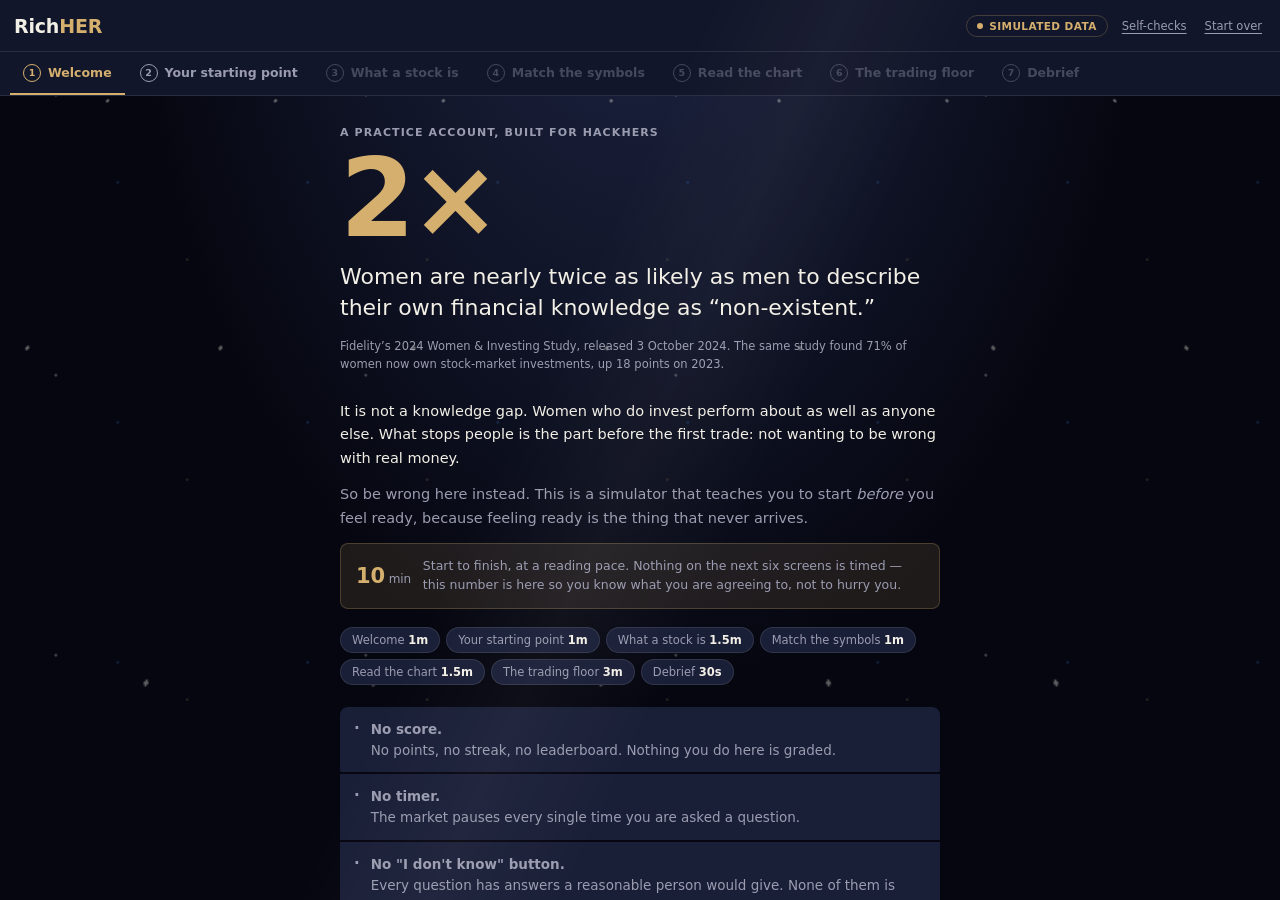
<file: web/index.html>
<!DOCTYPE html>
<html lang="en" data-tier="beginner">
<head>
<meta charset="UTF-8">
<meta name="viewport" content="width=device-width, initial-scale=1.0">
<title>RichHER — start before you feel ready</title>
<style>
/* =======================================================================
   RICH-HER
   A trading simulator that teaches women to start investing before they
   feel ready.

   ONE FILE. No build step, no server, no fetch(), no dependencies. ES
   modules and fetch() both fail under file://, so a split-file version
   cannot be opened at a demo table with dead venue wifi. Every price is
   generated in-page from a fixed seed: the chart you rehearse is the
   chart you demo.

   TOKENS are lifted verbatim from index.html.bak so this reads as the
   same product. Chrome is warm near-black with gold-tinted hairlines;
   gold is CHROME ONLY and never encodes a value (lightness 0.773,
   chroma 0.094 — it reads gray, so it failed as a data color).

   Data colors are blue/red, NOT green/red. Green-vs-red is the textbook
   red-green colorblindness failure. Validated against this file's chart
   surface (#12162A): worst pair CVD dE 19.2 protan / 31.4 tritan,
   normal vision 29.0, both >= 3:1 contrast.

   THE PRODUCT RULE, enforced throughout: hesitation is the barrier, not
   ignorance. So there is no score, no countdown, no streak, and no
   "I don't know" button anywhere. Every question has two or three
   answers a reasonable person would give, and none of them is wrong.
   ======================================================================= */
:root {
  --bg:             #05060F;
  --surface:        rgba(18, 21, 38, 0.72);
  --surface-solid:  #12162A;
  --surface-raised: #1A1F38;
  --text:           #F2EFE6;
  --text-muted:     #9B9CB0;
  --border:         rgba(212, 175, 110, 0.25);
  --border-plain:   rgba(242, 239, 230, 0.10);
  --gold:           #D4AF6E;
  --gold-dim:       rgba(212, 175, 110, 0.12);

  /* data colors — the only two hues allowed to carry meaning */
  --viz-up:        #3987e5;
  --viz-down:      #e66767;
  --viz-up-wash:   rgba(57, 135, 229, 0.12);
  --viz-down-wash: rgba(230, 103, 103, 0.12);
  --viz-up-vol:    rgba(57, 135, 229, 0.34);
  --viz-down-vol:  rgba(230, 103, 103, 0.34);

  /* chart chrome — recessive, hairline, solid (never dashed) */
  --grid: rgba(242, 239, 230, 0.07);
  --axis: rgba(242, 239, 230, 0.16);

  --radius:    12px;
  --radius-sm: 8px;
  --tap:       44px;   /* minimum tap target — phone-first, not hover-first */
}

* { box-sizing: border-box; }
html, body { height: 100%; }
body {
  margin: 0;
  font-family: system-ui, -apple-system, "Segoe UI", sans-serif;
  font-size: 14px;
  background:
    radial-gradient(circle at 78% 18%, rgba(212,175,110,.13) 0 1px, transparent 2px),
    radial-gradient(circle at 18% 34%, rgba(242,239,230,.22) 0 1px, transparent 2px),
    radial-gradient(circle at 62% 76%, rgba(57,135,229,.18) 0 1px, transparent 2px),
    radial-gradient(ellipse at 50% -20%, #202849 0%, var(--bg) 58%);
  background-size: 240px 220px, 310px 280px, 190px 240px, 100% 100%;
  color: var(--text);
  -webkit-text-size-adjust: 100%;
  overflow: hidden;
}
body::before {
  content: "";
  position: fixed;
  inset: 0;
  pointer-events: none;
  opacity: .55;
  background-image: radial-gradient(circle, rgba(242,239,230,.7) 0 1px, transparent 1.5px);
  background-size: 137px 173px;
  transform: perspective(500px) rotateX(18deg) scale(1.15);
  transform-origin: center top;
}
body::after {
  content: "";
  position: fixed;
  inset: 0;
  pointer-events: none;
  background: linear-gradient(115deg, transparent 0 42%, rgba(255,255,255,.035) 50%, transparent 58%);
  mix-blend-mode: screen;
}
button, input, select { font-family: inherit; }
:focus-visible { outline: 2px solid var(--gold); outline-offset: 2px; }
[hidden] { display: none !important; }
.sr-only {
  position: absolute; width: 1px; height: 1px; padding: 0; margin: -1px;
  overflow: hidden; clip: rect(0 0 0 0); white-space: nowrap; border: 0;
}

/* -----------------------------------------------------------------------
   TIER GATING — structural, not a settings toggle.
   One attribute on <html> drives every difference, so nothing re-renders
   to hide something. A beginner cannot see a candlestick because the
   element is not in the layout.
   Each element declares the MINIMUM tier that may see it, so an element
   visible at two tiers carries ONE class.
   ----------------------------------------------------------------------- */
[data-tier="beginner"]     .min-int,
[data-tier="beginner"]     .min-adv,
[data-tier="intermediate"] .min-adv { display: none !important; }
[data-tier="intermediate"] .beg-only,
[data-tier="advanced"]     .beg-only { display: none !important; }

.wordmark { font-size: 19px; font-weight: 650; letter-spacing: -0.01em; margin: 0; }
.wordmark em { font-style: normal; color: var(--gold); }

.badge {
  display: inline-flex; align-items: center; gap: 6px;
  padding: 4px 10px; border: 1px solid var(--border); border-radius: 999px;
  font-size: 10.5px; font-weight: 600; letter-spacing: 0.04em;
  text-transform: uppercase; color: var(--gold); white-space: nowrap;
}
.badge-dot { width: 6px; height: 6px; border-radius: 50%; background: var(--gold); flex: none; }

/* =======================================================================
   SHELL — a persistent tab bar over one swapped panel
   ======================================================================= */
/* Three children: chrome, tabs, panels. The first two size to content and
   the panel takes the rest — minmax(0,1fr) rather than 1fr so a tall panel
   scrolls inside itself instead of pushing the grid past the viewport. */
.app { display: grid; grid-template-rows: auto auto minmax(0, 1fr); height: 100dvh; }

.chrome {
  display: flex; align-items: center; gap: 10px;
  padding: 0 14px; height: 52px; flex: none;
  background: var(--surface-solid);
  border-bottom: 1px solid var(--border-plain);
}
.chrome-spacer { flex: 1; }

/* ---- the tabs. Locked steps stay visible and say why. ---- */
.tabs {
  display: flex; gap: 2px; overflow-x: auto; scrollbar-width: none;
  padding: 0 10px; height: 44px; align-items: stretch; flex: none;
  background: var(--surface-solid);
  border-bottom: 1px solid var(--border-plain);
}
.tabs::-webkit-scrollbar { display: none; }
.tab {
  display: flex; align-items: center; gap: 7px;
  background: none; border: 0; border-bottom: 2px solid transparent;
  color: var(--text-muted); cursor: pointer; white-space: nowrap;
  padding: 0 13px; font-size: 12.5px; font-weight: 600;
}
.tab:hover:not(:disabled) { color: var(--text); }
.tab[aria-selected="true"] { color: var(--gold); border-bottom-color: var(--gold); }
.tab:disabled { opacity: 0.38; cursor: not-allowed; }
.tab-n {
  display: grid; place-items: center; flex: none;
  width: 18px; height: 18px; border-radius: 50%;
  border: 1px solid currentColor; font-size: 9.5px; font-weight: 700;
}
.tab[data-done="true"] .tab-n { background: var(--gold); border-color: var(--gold); color: #17120A; }

.panels { position: relative; min-height: 0; overflow: hidden; }
.panel { position: absolute; inset: 0; overflow-y: auto; overscroll-behavior: contain; }
.reading { max-width: 640px; margin: 0 auto; padding: 30px 20px 72px; }
.reading.wide { max-width: 860px; }

/* ---- shared card + typography ---- */
.card {
  background: var(--surface);
  border: 1px solid var(--border-plain);
  border-radius: var(--radius);
  padding: 16px;
  margin-bottom: 14px;
  backdrop-filter: blur(6px);
}
.card-label {
  margin: 0 0 12px; font-size: 11px; font-weight: 650; letter-spacing: 0.07em;
  text-transform: uppercase; color: var(--text-muted);
}
.h-big {
  font-size: clamp(27px, 5.2vw, 40px); font-weight: 650;
  letter-spacing: -0.025em; line-height: 1.08; margin: 0 0 10px;
}
.h-sec { font-size: 20px; font-weight: 640; line-height: 1.25; margin: 0 0 8px; }
.lede { font-size: 15.5px; line-height: 1.6; color: var(--text-muted); margin: 0 0 18px; }
.body-p { font-size: 14.5px; line-height: 1.62; margin: 0 0 13px; }
.fine { font-size: 11.5px; color: var(--text-muted); line-height: 1.55; margin: 18px 0 0; }
.eyebrow {
  font-size: 11px; font-weight: 650; letter-spacing: 0.1em; text-transform: uppercase;
  color: var(--text-muted); margin: 0 0 10px;
}

.btn {
  min-height: 50px; padding: 0 22px; border-radius: var(--radius-sm);
  font-size: 15px; font-weight: 640; cursor: pointer;
  background: var(--gold); color: #17120A; border: 1px solid var(--gold);
}
.btn:disabled { opacity: 0.4; cursor: not-allowed; }
.btn-ghost { background: none; color: var(--text-muted); border-color: var(--border-plain); }
.btn-ghost:hover:not(:disabled) { color: var(--text); border-color: var(--border); }
.btn-row { display: flex; gap: 8px; flex-wrap: wrap; align-items: center; margin-top: 18px; }

.choice {
  display: block; width: 100%; text-align: left;
  background: var(--surface-raised); color: var(--text);
  border: 1px solid var(--border-plain); border-radius: var(--radius-sm);
  padding: 13px 15px; margin-bottom: 8px; font-size: 14px; line-height: 1.45;
  cursor: pointer; min-height: var(--tap);
}
.choice:hover:not(:disabled) { border-color: var(--border); }
.choice:disabled { cursor: default; }
.choice strong { display: block; font-weight: 640; margin-bottom: 2px; }
.choice span { color: var(--text-muted); font-size: 12.5px; }
.choice[aria-pressed="true"] { border-color: var(--gold); background: var(--gold-dim); }

/* =======================================================================
   TAB 1 · WELCOME
   The statistic leads. Someone who has just read that hesitation is the
   barrier answers the next question differently than someone who was
   asked for their name first.
   ======================================================================= */
.stat-figure {
  font-size: clamp(58px, 14vw, 108px); font-weight: 660; letter-spacing: -0.045em;
  line-height: 0.92; margin: 0 0 14px; color: var(--gold);
}
.stat-claim { font-size: clamp(17px, 3.4vw, 22px); line-height: 1.4; margin: 0 0 14px; font-weight: 500; }
.stat-source { font-size: 11.5px; color: var(--text-muted); margin: 0 0 26px; line-height: 1.55; }
.stat-source.unset { color: var(--viz-down); }

/* The time count. An estimate shown up front so nobody wonders how long
   this is — NOT a countdown. A countdown would add exactly the pressure
   this product exists to remove. */
.clock-strip {
  display: flex; align-items: center; gap: 12px; flex-wrap: wrap;
  padding: 13px 15px; margin: 0 0 18px;
  background: var(--gold-dim); border: 1px solid var(--border);
  border-radius: var(--radius-sm);
}
.clock-total { font-size: 21px; font-weight: 650; color: var(--gold); letter-spacing: -0.01em; }
.clock-total small { font-size: 12px; font-weight: 500; color: var(--text-muted); margin-left: 4px; }
.clock-note { font-size: 12.5px; color: var(--text-muted); line-height: 1.5; flex: 1 1 200px; }
.clock-bits { display: flex; flex-wrap: wrap; gap: 6px; margin: 0 0 22px; padding: 0; list-style: none; }
.clock-bit {
  font-size: 11.5px; color: var(--text-muted);
  background: var(--surface-raised); border: 1px solid var(--border-plain);
  border-radius: 999px; padding: 5px 11px;
}
.clock-bit b { color: var(--text); font-weight: 620; font-variant-numeric: tabular-nums; }

.promises { display: grid; gap: 2px; margin: 0 0 4px; }
.promise {
  display: flex; gap: 11px; align-items: flex-start;
  background: var(--surface-raised); padding: 12px 14px; font-size: 13.5px; line-height: 1.5;
}
.promise:first-child { border-radius: var(--radius-sm) var(--radius-sm) 2px 2px; }
.promise:last-child  { border-radius: 2px 2px var(--radius-sm) var(--radius-sm); }
.promise b { display: block; font-weight: 640; margin-bottom: 1px; }
.promise span { color: var(--text-muted); }
.promise-mark { flex: none; color: var(--gold); font-weight: 700; font-size: 15px; line-height: 1.3; }

/* =======================================================================
   TAB 2 · THE QUIZ
   Three questions, each with a consequence you can point at later. Q2 is
   the one that matters: the coach quotes her own answer back at her at
   the bottom of the crash.
   ======================================================================= */
.qsteps { display: flex; gap: 4px; margin-bottom: 22px; }
.qstep { flex: 1; height: 3px; border-radius: 2px; background: var(--border-plain); }
.qstep.seen { background: var(--text-muted); }
.qstep.now  { background: var(--gold); }
.q-title { font-size: 21px; font-weight: 620; line-height: 1.3; margin: 0 0 6px; }
.q-sub { font-size: 13.5px; color: var(--text-muted); margin: 0 0 20px; line-height: 1.55; }
.q-nowrong {
  font-size: 12px; color: var(--gold); margin: 14px 0 0;
  display: flex; gap: 7px; align-items: baseline;
}
.field { display: block; margin-bottom: 16px; }
.field-label { display: block; font-size: 12px; color: var(--text-muted); margin-bottom: 6px; }
.field input {
  width: 100%; height: var(--tap); padding: 0 13px; font-size: 15px;
  background: var(--surface-raised); color: var(--text);
  border: 1px solid var(--border-plain); border-radius: var(--radius-sm);
}
.avatars { display: grid; grid-template-columns: repeat(6, 1fr); gap: 6px; margin-bottom: 20px; }
.avatars button {
  aspect-ratio: 1; display: grid; place-items: center; cursor: pointer; padding: 0;
  background: var(--surface-raised); border: 1px solid var(--border-plain);
  border-radius: var(--radius-sm); color: var(--text-muted);
}
.avatars button:hover { color: var(--text); }
.avatars button[aria-pressed="true"] { border-color: var(--gold); color: var(--gold); background: var(--gold-dim); }

/* =======================================================================
   TAB 3 · WHAT A STOCK IS
   ======================================================================= */
.slice-fig { display: grid; place-items: center; padding: 6px 0 14px; }
.slice-fig svg { width: min(100%, 300px); height: auto; }

/* The order book. "A price is what the last buyer and the last seller
   agreed on" is a sentence nobody believes until they push it around
   themselves, so it is a control, not a paragraph. */
/* A depth ladder. The label sits OUTSIDE the bar: inside, a short bar
   either clips its own number or forces a minimum width that lies about
   the depth it represents. Price · bar · size, identical on both sides,
   so the two are actually comparable. */
.book { display: grid; grid-template-columns: 1fr auto 1fr; gap: 14px; align-items: start; margin: 6px 0 14px; }
.book-col { display: grid; gap: 4px; align-content: start; }
.book-cap { font-size: 11px; font-weight: 650; letter-spacing: 0.05em; text-transform: uppercase; margin: 0 0 3px; }
.book-col[data-side="buy"]  .book-cap { color: var(--viz-up); }
.book-col[data-side="sell"] .book-cap { color: var(--viz-down); }
.book-row {
  display: grid; grid-template-columns: 46px minmax(0, 1fr) 30px;
  gap: 7px; align-items: center;
  font-size: 11px; font-variant-numeric: tabular-nums; color: var(--text-muted);
}
.book-row .bq { text-align: right; color: var(--text); font-weight: 600; }
.book-track { height: 14px; border-radius: 3px; background: var(--border-plain); overflow: hidden; }
.book-bar { height: 100%; border-radius: 3px; transition: width 0.25s ease; }
.book-col[data-side="buy"]  .book-bar { background: var(--viz-up-vol); }
.book-col[data-side="sell"] .book-bar { background: var(--viz-down-vol); }
.book-mid { text-align: center; padding-bottom: 2px; }
.book-price { font-size: 25px; font-weight: 650; margin: 0; font-variant-numeric: tabular-nums; letter-spacing: -0.02em; }
.book-price-lbl { font-size: 10px; color: var(--text-muted); margin: 2px 0 0; text-transform: uppercase; letter-spacing: 0.06em; }
.book-ctl { display: flex; gap: 6px; flex-wrap: wrap; }
.book-ctl button {
  flex: 1 1 130px; min-height: var(--tap); cursor: pointer; font-size: 12.5px; font-weight: 600;
  background: var(--surface-raised); color: var(--text);
  border: 1px solid var(--border-plain); border-radius: var(--radius-sm);
}
.book-ctl button:hover { border-color: var(--border); }
.book-say { font-size: 13px; line-height: 1.55; color: var(--text-muted); margin: 11px 0 0; min-height: 40px; }

/* the symbol list, introduced before the matching game needs it */
.symlist { display: grid; gap: 2px; }
.symrow {
  display: grid; grid-template-columns: 58px 1fr auto; gap: 11px; align-items: center;
  background: var(--surface-raised); padding: 11px 13px; font-size: 13.5px;
}
.symrow:first-child { border-radius: var(--radius-sm) var(--radius-sm) 2px 2px; }
.symrow:last-child  { border-radius: 2px 2px var(--radius-sm) var(--radius-sm); }
.symrow .tk { font-weight: 660; letter-spacing: 0.02em; }
.symrow .nm { color: var(--text); }
.symrow .nm small { display: block; color: var(--text-muted); font-size: 11.5px; margin-top: 2px; line-height: 1.4; }
.swing {
  font-size: 10.5px; color: var(--text-muted); white-space: nowrap;
  border: 1px solid var(--border-plain); border-radius: 999px; padding: 3px 9px;
}

/* =======================================================================
   TAB 4 · THE MATCHING GAME
   No score, no timer, no fail state. A wrong pair is a teaching moment
   and costs nothing; the round ends when all six are matched.
   ======================================================================= */
.match-grid { display: grid; grid-template-columns: 1fr 1fr; gap: 10px; margin: 4px 0 0; }
.match-col { display: grid; gap: 7px; align-content: start; }
.match-cap {
  font-size: 11px; font-weight: 650; letter-spacing: 0.07em; text-transform: uppercase;
  color: var(--text-muted); margin: 0 0 2px;
}
.mcard {
  text-align: left; cursor: pointer; min-height: 52px;
  background: var(--surface-raised); color: var(--text);
  border: 1px solid var(--border-plain); border-radius: var(--radius-sm);
  padding: 10px 12px; font-size: 13.5px; line-height: 1.35;
  transition: border-color 0.15s ease, opacity 0.2s ease;
}
.mcard:hover:not(:disabled) { border-color: var(--border); }
.mcard .mtk { font-weight: 660; font-size: 15px; letter-spacing: 0.02em; display: block; }
.mcard .mnm small { display: block; color: var(--text-muted); font-size: 11.5px; margin-top: 3px; }
.mcard[aria-pressed="true"] { border-color: var(--gold); background: var(--gold-dim); }
.mcard[data-state="matched"] {
  border-color: var(--viz-up); background: var(--viz-up-wash);
  opacity: 0.62; cursor: default;
}
/* Never color alone — the matched pair also carries a glyph. */
.mcard[data-state="matched"]::after {
  content: " ✓"; color: var(--viz-up); font-weight: 700;
}
.mcard[data-state="miss"] { border-color: var(--viz-down); }
.match-say {
  font-size: 13.5px; line-height: 1.55; margin: 14px 0 0; min-height: 44px;
  padding: 11px 13px; border-radius: var(--radius-sm);
  background: var(--surface-raised); border-left: 3px solid var(--gold);
}
.match-say b { font-weight: 650; }
.match-count { font-size: 12px; color: var(--text-muted); margin: 0 0 10px; font-variant-numeric: tabular-nums; }

/* =======================================================================
   TAB 5 · THE TRADING FLOOR
   Layout modelled on a real charting terminal: the chrome recedes so the
   data is the only loud thing on screen.
   ======================================================================= */
.floor {
  display: grid; height: 100%;
  grid-template-columns: minmax(0, 1fr) 340px;
  grid-template-rows: auto minmax(0, 1fr) auto;
  grid-template-areas: "tape tape" "chart side" "coach coach";
}

/* ---- the tape: replay transport + clock. No countdown anywhere. ---- */
.tape {
  grid-area: tape; display: flex; align-items: center; gap: 8px; flex-wrap: wrap;
  padding: 7px 12px; background: var(--surface-solid);
  border-bottom: 1px solid var(--border-plain);
}
.tape-btn {
  display: inline-flex; align-items: center; gap: 6px; min-height: 34px; padding: 0 11px;
  background: var(--surface-raised); color: var(--text);
  border: 1px solid var(--border-plain); border-radius: var(--radius-sm);
  font-size: 12px; font-weight: 600; cursor: pointer;
}
.tape-btn:hover:not(:disabled) { border-color: var(--border); }
.tape-btn:disabled { opacity: 0.4; cursor: not-allowed; }
.tape-btn[aria-pressed="true"] { background: var(--gold); border-color: var(--gold); color: #17120A; }
.tape-sep { width: 1px; height: 22px; background: var(--border-plain); flex: none; }
.tape-clock {
  font-size: 12px; color: var(--text-muted); font-variant-numeric: tabular-nums; white-space: nowrap;
}
.tape-clock b { color: var(--text); font-weight: 620; }
.tape-spacer { flex: 1; }
.tape-live { display: inline-flex; align-items: center; gap: 6px; font-size: 11px; color: var(--text-muted); }
.live-dot { width: 7px; height: 7px; border-radius: 50%; background: var(--viz-up); flex: none; }
.live-dot.beat { animation: beat 1.6s ease-in-out infinite; }
@keyframes beat { 0%, 100% { opacity: 1; } 50% { opacity: 0.25; } }
.live-dot.halt { background: var(--gold); animation: none; }

/* ---- chart pane ---- */
.chart-pane { grid-area: chart; display: flex; flex-direction: column; min-width: 0; min-height: 0; }
.ribbon {
  display: flex; align-items: baseline; gap: 10px; flex-wrap: wrap;
  padding: 8px 14px; border-bottom: 1px solid var(--border-plain);
}
.ribbon-name { font-size: 13px; font-weight: 640; }
.ribbon-px { font-size: 20px; font-weight: 650; letter-spacing: -0.01em; font-variant-numeric: tabular-nums; }
.ribbon-chg { font-size: 12.5px; font-weight: 640; font-variant-numeric: tabular-nums; }
.ribbon-chg[data-dir="up"]   { color: var(--viz-up); }
.ribbon-chg[data-dir="down"] { color: var(--viz-down); }
.ribbon-chg[data-dir="flat"] { color: var(--text-muted); }
.ohlc { font-size: 11px; color: var(--text-muted); font-variant-numeric: tabular-nums; }
.ohlc b { color: var(--text); font-weight: 600; }

.chart-wrap { position: relative; flex: 1 1 auto; min-height: 220px; touch-action: pan-y; }
#chart { display: block; width: 100%; height: 100%; }
#chart text { font-size: 10px; fill: var(--text-muted); font-variant-numeric: tabular-nums; }
.grid-line { stroke: var(--grid); stroke-width: 1; }
.axis-line { stroke: var(--axis); stroke-width: 1; }
.price-line { fill: none; stroke: var(--viz-up); stroke-width: 2; stroke-linejoin: round; stroke-linecap: round; }
.price-area { fill: var(--viz-up-wash); }
.price-line.second { stroke: var(--text-muted); stroke-width: 1.5; }
.candle-wick { stroke-width: 1; }
.candle-body { stroke-width: 1.2; }
.candle-up   { stroke: var(--viz-up);   fill: none; }              /* hollow = closed up */
.candle-down { stroke: var(--viz-down); fill: var(--viz-down); }   /* filled = closed down */
.vol-up   { fill: var(--viz-up-vol); }
.vol-down { fill: var(--viz-down-vol); }
/* The cost line is an annotation, not a series, so it wears a text token. */
.basis-line { stroke: var(--text-muted); stroke-width: 1; opacity: 0.55; }
.basis-label {
  fill: var(--text-muted); font-size: 10px;
  paint-order: stroke; stroke: var(--surface-solid); stroke-width: 3px; stroke-linejoin: round;
}
.marker-buy  { fill: var(--viz-up);   stroke: var(--bg); stroke-width: 1.5; }
.marker-sell { fill: var(--viz-down); stroke: var(--bg); stroke-width: 1.5; }
.cross-dot { fill: var(--viz-up); stroke: var(--bg); stroke-width: 2; }
.crosshair { stroke: var(--text-muted); stroke-width: 1; opacity: 0.45; }
.last-tag rect { fill: var(--surface-raised); stroke: var(--axis); }
.last-tag text { fill: var(--text); font-weight: 600; font-size: 10px; }
.halt-band { fill: var(--gold); opacity: 0.05; }
.anno {
  fill: var(--text); font-size: 10.5px; font-weight: 600;
  paint-order: stroke; stroke: var(--bg); stroke-width: 3.5px; stroke-linejoin: round;
}
.anno.dim { fill: var(--text-muted); font-weight: 400; }

#tooltip {
  position: absolute; pointer-events: none; z-index: 5;
  background: var(--surface-raised); border: 1px solid var(--border-plain);
  border-radius: var(--radius-sm); padding: 8px 10px; font-size: 12px; min-width: 120px;
  box-shadow: 0 6px 20px rgba(0, 0, 0, 0.45); transform: translate(-50%, -115%);
}
.tt-value { font-size: 15px; font-weight: 650; margin: 0; font-variant-numeric: tabular-nums; }
.tt-date { font-size: 11px; color: var(--text-muted); margin: 1px 0 0; }

.legend {
  display: flex; flex-wrap: wrap; gap: 13px; padding: 8px 14px;
  font-size: 11px; color: var(--text-muted); border-top: 1px solid var(--border-plain);
}
.legend-item { display: flex; align-items: center; gap: 6px; }
.legend svg { flex: none; display: block; }
.legend-toggle {
  margin-left: auto; background: none; border: 1px solid var(--border-plain);
  color: var(--text-muted); border-radius: 999px; padding: 5px 11px;
  font-size: 11px; font-weight: 600; cursor: pointer; min-height: 32px;
}
.legend-toggle:hover { color: var(--text); border-color: var(--border); }
#bar-table { max-height: 190px; overflow-y: auto; padding: 0 14px 10px; }
table { width: 100%; border-collapse: collapse; font-size: 12px; }
th, td { padding: 5px 4px; text-align: right; font-variant-numeric: tabular-nums; }
th:first-child, td:first-child { text-align: left; font-variant-numeric: normal; }
thead th {
  position: sticky; top: 0; background: var(--surface-solid); color: var(--text-muted);
  font-weight: 600; font-size: 11px; border-bottom: 1px solid var(--border-plain);
}
tbody tr + tr td { border-top: 1px solid var(--border-plain); }

/* ---- right side panel ---- */
.side {
  grid-area: side; overflow-y: auto; min-height: 0;
  background: var(--surface-solid); border-left: 1px solid var(--border-plain);
}
.block { padding: 13px 14px; border-bottom: 1px solid var(--border-plain); }
.block-title {
  font-size: 11px; font-weight: 650; letter-spacing: 0.07em; text-transform: uppercase;
  color: var(--text-muted); margin: 0 0 10px;
}
.hero-label { font-size: 12px; color: var(--text-muted); margin: 0 0 2px; }
.hero { font-size: 31px; font-weight: 640; letter-spacing: -0.02em; margin: 0; line-height: 1.05; font-variant-numeric: tabular-nums; }
.hero-delta { font-size: 12.5px; font-weight: 600; margin: 5px 0 0; font-variant-numeric: tabular-nums; }
.hero-delta[data-dir="up"]   { color: var(--viz-up); }
.hero-delta[data-dir="down"] { color: var(--viz-down); }
.hero-delta[data-dir="flat"] { color: var(--text-muted); }
.tiles { display: grid; grid-template-columns: 1fr 1fr; gap: 2px; margin-top: 13px; }
.tile { background: var(--surface-raised); padding: 10px 11px; border-radius: var(--radius-sm); }
.tile:first-child { border-radius: var(--radius-sm) 2px 2px var(--radius-sm); }
.tile:last-child  { border-radius: 2px var(--radius-sm) var(--radius-sm) 2px; }
.tile-label { font-size: 11px; color: var(--text-muted); margin: 0 0 3px; }
.tile-value { font-size: 16px; font-weight: 620; margin: 0; font-variant-numeric: tabular-nums; }
.position-row {
  display: flex; justify-content: space-between; align-items: center; gap: 10px;
  padding: 10px 0; border-top: 1px solid var(--border-plain); font-size: 13px;
}
.position-row .sym { font-weight: 620; }
.position-row .sub { font-size: 11.5px; color: var(--text-muted); margin-top: 2px; }
.position-row .pl { font-variant-numeric: tabular-nums; font-weight: 620; }
.position-row .pl[data-dir="up"]   { color: var(--viz-up); }
.position-row .pl[data-dir="down"] { color: var(--viz-down); }
.empty { font-size: 12.5px; color: var(--text-muted); line-height: 1.5; margin: 6px 0 0; }

/* watchlist */
.wl { display: grid; gap: 1px; }
.wl-row {
  display: grid; grid-template-columns: 1fr auto auto; gap: 9px; align-items: center;
  padding: 8px 9px; border-radius: var(--radius-sm); cursor: pointer; text-align: left;
  background: none; border: 1px solid transparent; color: var(--text); font-size: 12.5px;
}
.wl-row:hover { background: var(--surface-raised); }
.wl-row[aria-current="true"] { background: var(--surface-raised); border-color: var(--border); }
.wl-tk { font-weight: 640; }
.wl-tk small { display: block; color: var(--text-muted); font-weight: 400; font-size: 10.5px; margin-top: 1px; }
.wl-px { font-variant-numeric: tabular-nums; }
.wl-chg { font-variant-numeric: tabular-nums; font-size: 11.5px; min-width: 54px; text-align: right; }
.wl-chg[data-dir="up"]   { color: var(--viz-up); }
.wl-chg[data-dir="down"] { color: var(--viz-down); }
.wl-chg[data-dir="flat"] { color: var(--text-muted); }

/* order ticket */
.qty-row { display: flex; align-items: center; gap: 10px; margin-bottom: 10px; }
.qty-row label { font-size: 12.5px; color: var(--text-muted); flex: none; }
.stepper { display: flex; align-items: center; margin-left: auto; gap: 2px; }
.stepper button {
  width: var(--tap); height: var(--tap); font-size: 18px; cursor: pointer;
  background: var(--surface-raised); color: var(--text); border: 1px solid var(--border-plain);
}
.stepper button:first-child { border-radius: var(--radius-sm) 2px 2px var(--radius-sm); }
.stepper button:last-child  { border-radius: 2px var(--radius-sm) var(--radius-sm) 2px; }
.stepper input {
  width: 56px; height: var(--tap); text-align: center; font-size: 15px;
  font-variant-numeric: tabular-nums; background: var(--surface-raised);
  color: var(--text); border: 1px solid var(--border-plain); border-radius: 2px;
}
.cost-line { font-size: 12.5px; color: var(--text-muted); margin: 0 0 11px; line-height: 1.5; }
.cost-line b { color: var(--text); font-weight: 620; font-variant-numeric: tabular-nums; }
.seg { display: flex; gap: 2px; margin-bottom: 10px; }
.seg button {
  flex: 1; min-height: var(--tap); padding: 7px 4px; cursor: pointer;
  background: var(--surface-raised); color: var(--text-muted);
  border: 1px solid var(--border-plain); font-size: 11.5px; font-weight: 600;
}
.seg button:first-child { border-radius: var(--radius-sm) 2px 2px var(--radius-sm); }
.seg button:last-child  { border-radius: 2px var(--radius-sm) var(--radius-sm) 2px; }
.seg button[aria-pressed="true"] { color: #17120A; background: var(--gold); border-color: var(--gold); }
.order-row { display: flex; gap: 2px; }
.order-btn {
  flex: 1; min-height: 50px; border-radius: var(--radius-sm); cursor: pointer;
  font-size: 14.5px; font-weight: 650; border: 1px solid transparent;
}
.buy-btn  { background: var(--viz-up); color: #04101F; }
.sell-btn { background: none; color: var(--viz-down); border-color: var(--viz-down); }
.order-btn:active:not(:disabled) { transform: translateY(1px); }
.order-btn:disabled { opacity: 0.42; cursor: not-allowed; }
.validation { font-size: 12px; color: var(--viz-down); margin: 9px 0 0; min-height: 15px; line-height: 1.45; }

/* the hint box — downside stated FIRST, in calm secondary ink, never
   alarm red. For a product about a confidence gap, a scary red warning is
   the wrong instrument: the point is that the downside is knowable. */
#hint-box {
  background: var(--surface-raised); border: 1px solid var(--border);
  border-left: 3px solid var(--gold); border-radius: var(--radius-sm);
  padding: 11px 13px; margin-top: 12px;
}
.hint-downside {
  display: flex; gap: 8px; align-items: flex-start; font-size: 12.5px; line-height: 1.5;
  color: var(--text-muted); margin: 0 0 7px; padding-bottom: 7px;
  border-bottom: 1px solid var(--border-plain);
}
.hint-tag {
  flex: none; font-size: 9.5px; font-weight: 700; letter-spacing: 0.05em;
  text-transform: uppercase; color: var(--gold); padding-top: 2px;
}
.hint-main { font-size: 13.5px; line-height: 1.5; margin: 0; }
.hint-second { font-size: 12.5px; line-height: 1.5; color: var(--text-muted); margin: 8px 0 0; padding-top: 8px; border-top: 1px solid var(--border-plain); }
.hint-more {
  background: none; border: 0; color: var(--gold); font-size: 12px; font-weight: 600;
  cursor: pointer; padding: 8px 0 0; min-height: 38px;
}
#money-flow {
  margin-top: 12px; padding: 12px 13px; border-radius: var(--radius-sm);
  font-size: 13.5px; line-height: 1.5; background: var(--viz-up-wash);
}
#money-flow[data-dir="down"] { background: var(--viz-down-wash); }
#money-flow strong { font-weight: 650; }
.flow-sub { display: block; font-size: 12px; color: var(--text-muted); margin-top: 5px; }

/* =======================================================================
   THE COACH — a halt card that stops the market to ask one question.
   The market pausing is the point: you are never asked to think while a
   number is moving.
   ======================================================================= */
/* The coach takes a row of the grid rather than floating over the chart.
   An overlay would cover the bottom of the price line at exactly the
   moment the coach is describing it — the trough halt would hide the
   trough. The chart shrinks instead, and the picture stays whole. */
.coach {
  grid-area: coach; background: var(--surface-solid);
  border-top: 1px solid var(--border); box-shadow: 0 -12px 34px rgba(0, 0, 0, 0.35);
  max-height: 46dvh; overflow-y: auto;
}
.coach-inner { max-width: 760px; margin: 0 auto; padding: 16px 18px 20px; }
.coach-head { display: flex; align-items: center; gap: 9px; margin-bottom: 9px; flex-wrap: wrap; }
.coach-sigil { width: 28px; height: 28px; flex: none; }
.coach-who { font-size: 12.5px; font-weight: 650; }
.coach-who small { color: var(--text-muted); font-weight: 400; }
.coach-halt {
  margin-left: auto; font-size: 10px; font-weight: 700; letter-spacing: 0.07em;
  text-transform: uppercase; color: var(--gold);
  border: 1px solid var(--border); border-radius: 999px; padding: 3px 9px;
}
.coach-title { font-size: 18px; font-weight: 640; line-height: 1.3; margin: 0 0 8px; }
.coach-body { font-size: 14.5px; line-height: 1.6; margin: 0 0 10px; }
.coach-body.mute { color: var(--text-muted); font-size: 13.5px; }
.coach-callback {
  font-size: 13.5px; line-height: 1.55; margin: 0 0 12px; padding: 10px 12px;
  border-left: 2px solid var(--gold); background: var(--gold-dim);
  border-radius: 0 var(--radius-sm) var(--radius-sm) 0;
}
.coach-lines {
  position: relative;
  padding: 12px 14px;
  background: rgba(26,31,56,.82);
  border: 1px solid var(--border-plain);
  border-radius: 4px 12px 12px 12px;
  box-shadow: 0 8px 22px rgba(0,0,0,.18);
}
.coach-lines::before {
  content: "";
  position: absolute;
  top: -1px;
  left: -8px;
  width: 10px;
  height: 12px;
  background: var(--surface-raised);
  clip-path: polygon(100% 0, 100% 100%, 0 0);
}
.coach-facts { display: flex; flex-wrap: wrap; gap: 6px; margin: 0 0 12px; }
.fact {
  font-size: 11.5px; font-variant-numeric: tabular-nums; color: var(--text-muted);
  background: var(--surface-raised); border: 1px solid var(--border-plain);
  border-radius: 999px; padding: 4px 10px;
}
.fact b { color: var(--text); font-weight: 620; }
.fact[data-dir="up"]   b { color: var(--viz-up); }
.fact[data-dir="down"] b { color: var(--viz-down); }
.coach-opts { display: flex; flex-wrap: wrap; gap: 7px; }
.opt {
  flex: 1 1 210px; text-align: left; min-height: var(--tap); cursor: pointer;
  background: var(--surface-raised); color: var(--text);
  border: 1px solid var(--border-plain); border-radius: var(--radius-sm);
  padding: 11px 13px; font-size: 13.5px; line-height: 1.4;
}
.opt:hover:not(:disabled) { border-color: var(--border); }
.opt small { display: block; color: var(--text-muted); font-size: 11.5px; margin-top: 3px; }
.opt:disabled { opacity: 0.45; cursor: not-allowed; }

/* =======================================================================
   TAB 6 · DEBRIEF
   ======================================================================= */
.ledger { display: grid; gap: 2px; margin: 18px 0; border-radius: var(--radius-sm); overflow: hidden; }
.ledger-row {
  display: flex; justify-content: space-between; gap: 14px;
  background: var(--surface-raised); padding: 11px 13px; font-size: 13.5px;
}
.ledger-row b { font-variant-numeric: tabular-nums; font-weight: 620; }
.ledger-row[data-key="true"] { background: var(--gold-dim); }
.ledger-row b[data-dir="up"]   { color: var(--viz-up); }
.ledger-row b[data-dir="down"] { color: var(--viz-down); }
.coda {
  font-size: 14.5px; line-height: 1.62; color: var(--text-muted);
  border-left: 2px solid var(--gold); padding-left: 14px; margin: 18px 0 22px;
}
.takeaways { display: grid; gap: 2px; margin: 0 0 20px; }
.takeaway { background: var(--surface-raised); padding: 12px 14px; font-size: 13.5px; line-height: 1.55; }
.takeaway:first-child { border-radius: var(--radius-sm) var(--radius-sm) 2px 2px; }
.takeaway:last-child  { border-radius: 2px 2px var(--radius-sm) var(--radius-sm); }
.takeaway b { display: block; font-weight: 640; margin-bottom: 2px; }
.takeaway span { color: var(--text-muted); }

/* =======================================================================
   CONTENT CHECKS — the app validates itself in the browser, so a judge
   can see the claims are enforced rather than asserted.
   ======================================================================= */
#checks {
  position: fixed; inset: auto 0 0 0; z-index: 80; max-height: 74dvh; overflow-y: auto;
  background: var(--surface-solid); border-top: 1px solid var(--border); padding: 14px 18px 22px;
}
.checks-head { display: flex; align-items: center; gap: 12px; margin-bottom: 8px; }
.checks-title { font-size: 11.5px; font-weight: 650; letter-spacing: 0.08em; text-transform: uppercase; color: var(--text-muted); margin: 0; }
.check {
  display: flex; gap: 10px; align-items: baseline; padding: 6px 0;
  border-top: 1px solid var(--border-plain); font-size: 12.5px; line-height: 1.45;
}
.check-tag { flex: none; font-size: 9.5px; font-weight: 700; letter-spacing: 0.06em; width: 40px; }
.check[data-ok="true"]  .check-tag { color: var(--viz-up); }
.check[data-ok="false"] .check-tag { color: var(--viz-down); }
.check-detail { color: var(--text-muted); }
.link-btn {
  background: none; border: 0; color: var(--text-muted); font-size: 11.5px;
  cursor: pointer; padding: 6px 4px; text-decoration: underline; text-underline-offset: 3px;
}
.link-btn:hover { color: var(--text); }

/* =======================================================================
   RESPONSIVE — the side panel drops below the chart, nothing is removed
   ======================================================================= */
@media (max-width: 1000px) {
  body { overflow: auto; }
  .app { height: auto; min-height: 100dvh; }
  .panels { overflow: visible; }
  .panel { position: static; overflow: visible; }
  .panel[hidden] { display: none !important; }
  .floor {
    height: auto; grid-template-columns: minmax(0, 1fr);
    grid-template-rows: auto auto auto auto;
    grid-template-areas: "tape" "chart" "coach" "side";
  }
  .side { border-left: 0; border-top: 1px solid var(--border-plain); }
  .chart-wrap { height: 300px; flex: none; }
  /* Stacked, the coach sits directly under the chart it is talking about
     and openHalt() scrolls it into view. Still never on top of the data. */
  .coach { max-height: none; }
}
@media (max-width: 620px) {
  .match-grid { grid-template-columns: 1fr; }
  .avatars { grid-template-columns: repeat(3, 1fr); }
  .opt { flex: 1 1 100%; }
  .book { grid-template-columns: 1fr; }
  .book-col[data-side="sell"] { direction: ltr; }
  .book-col[data-side="sell"] .book-bar { justify-content: flex-start; }
  .tab { padding: 0 10px; font-size: 12px; }
}
@media (prefers-reduced-motion: reduce) {
  *, *::before, *::after { animation: none !important; transition: none !important; }
}
</style>
</head>
<body>

<div class="app">

  <!-- ---------------- persistent chrome ---------------- -->
  <header class="chrome">
    <h1 class="wordmark">Rich<em>HER</em></h1>
    <span class="chrome-spacer"></span>
    <span class="badge"><span class="badge-dot"></span><span id="data-badge">Simulated data</span></span>
    <button class="link-btn" id="open-checks">Self-checks</button>
    <button class="link-btn" id="btn-reset">Start over</button>
  </header>

  <!-- Tabs are the spine of the product. Later steps stay visible while
       locked, so the whole shape of the session is legible from step one. -->
  <nav class="tabs" id="tabs" role="tablist" aria-label="Sections"></nav>

  <div class="panels" id="panels">

    <!-- ===============================================================
         TAB 1 · WELCOME
         =============================================================== -->
    <section class="panel" id="p-welcome" role="tabpanel" aria-labelledby="t-welcome">
      <div class="reading">
        <p class="eyebrow">A practice account, built for HackHERS</p>
        <p class="stat-figure" id="stat-figure">—</p>
        <p class="stat-claim" id="stat-claim">—</p>
        <p class="stat-source" id="stat-source">—</p>

        <p class="body-p">
          It is not a knowledge gap. Women who do invest perform about as well as anyone
          else. What stops people is the part before the first trade: not wanting to be
          wrong with real money.
        </p>
        <p class="body-p" style="color:var(--text-muted)">
          So be wrong here instead. This is a simulator that teaches you to start
          <em>before</em> you feel ready, because feeling ready is the thing that never arrives.
        </p>

        <!-- the time count, up front. An estimate, never a countdown. -->
        <div class="clock-strip">
          <span class="clock-total" id="clock-total">8<small>min</small></span>
          <span class="clock-note">
            Start to finish, at a reading pace. Nothing on the next six screens is timed —
            this number is here so you know what you are agreeing to, not to hurry you.
          </span>
        </div>
        <ul class="clock-bits" id="clock-bits"></ul>

        <div class="promises">
          <div class="promise"><span class="promise-mark" aria-hidden="true">·</span>
            <span><b>No score.</b><span>No points, no streak, no leaderboard. Nothing you do here is graded.</span></span></div>
          <div class="promise"><span class="promise-mark" aria-hidden="true">·</span>
            <span><b>No timer.</b><span>The market pauses every single time you are asked a question.</span></span></div>
          <div class="promise"><span class="promise-mark" aria-hidden="true">·</span>
            <span><b>No "I don't know" button.</b><span>Every question has answers a reasonable person would give. None of them is wrong.</span></span></div>
          <div class="promise"><span class="promise-mark" aria-hidden="true">·</span>
            <span><b>No real money, and no real data.</b><span>Pretend money, simulated prices. Losing is free, which is the entire point.</span></span></div>
        </div>

        <div class="btn-row">
          <button class="btn" id="go-quiz">Start — 3 quick questions</button>
        </div>
        <p class="fine">
          Prices here are generated in this page from a fixed seed, not real market history.
          This is an educational tool, not financial advice. Nothing you type leaves your browser.
        </p>
      </div>
    </section>

    <!-- ===============================================================
         TAB 2 · THE QUIZ
         Three questions and a practice profile. Each answer changes
         something you can point at later.
         =============================================================== -->
    <section class="panel" id="p-quiz" role="tabpanel" aria-labelledby="t-quiz" hidden>
      <div class="reading">
        <div class="qsteps" id="qsteps" aria-hidden="true"></div>
        <div id="quiz-body"></div>
      </div>
    </section>

    <!-- ===============================================================
         TAB 3 · WHAT A STOCK IS
         =============================================================== -->
    <section class="panel" id="p-learn" role="tabpanel" aria-labelledby="t-learn" hidden>
      <div class="reading">
        <p class="eyebrow">Step 3 · about 90 seconds</p>
        <h2 class="h-big">A share is a slice of a company.</h2>
        <p class="lede" id="learn-lede">
          That is the whole definition. Everything else in this app is a consequence of it.
        </p>

        <div class="card">
          <p class="card-label">One company, cut into shares</p>
          <div class="slice-fig" id="slice-fig"></div>
          <p class="body-p" style="margin:0">
            Buy one share and you own a very small piece of a real business. If the business
            is worth more later, your slice is worth more. If it is worth less, so is your slice.
            Nobody is holding your money for you — it has turned into a piece of a company.
          </p>
        </div>

        <div class="card">
          <p class="card-label">Where the price comes from</p>
          <p class="body-p">
            A price is not set by the company, or by an app, or by anyone in charge. It is
            the number the last buyer and the last seller agreed on. More people wanting in
            pushes it up. More people wanting out pushes it down. Push it around yourself:
          </p>
          <div class="book">
            <div class="book-col" data-side="buy">
              <p class="book-cap">▲ Buyers · price · size</p>
              <div id="book-buy"></div>
            </div>
            <div class="book-mid">
              <p class="book-price" id="book-price">$20.00</p>
              <p class="book-price-lbl">Last traded</p>
            </div>
            <div class="book-col" data-side="sell">
              <p class="book-cap">▼ Sellers · price · size</p>
              <div id="book-sell"></div>
            </div>
          </div>
          <div class="book-ctl">
            <button type="button" id="book-add-buy">Someone wants to buy</button>
            <button type="button" id="book-add-sell">Someone wants to sell</button>
          </div>
          <p class="book-say" id="book-say">
            Tap either side. Watch the number move on its own.
          </p>
        </div>

        <div class="card">
          <p class="card-label">The six you can trade here</p>
          <p class="body-p" style="margin-bottom:12px">
            Every company gets a short nickname called a <b>ticker symbol</b>. It is just a
            handle so a screen can fit it. You are about to need these.
          </p>
          <div class="symlist" id="symlist"></div>
        </div>

        <div class="btn-row">
          <button class="btn" id="go-match">I've got it — try the matching game</button>
        </div>
      </div>
    </section>

    <!-- ===============================================================
         TAB 4 · MATCHING GAME
         =============================================================== -->
    <section class="panel" id="p-match" role="tabpanel" aria-labelledby="t-match" hidden>
      <div class="reading wide">
        <p class="eyebrow">Step 4 · about 60 seconds</p>
        <h2 class="h-big">Match the symbol to the company.</h2>
        <p class="lede">
          Tap a symbol, then tap its company. A wrong pair costs you nothing and tells you
          something — there is no score here and no way to fail this.
        </p>
        <p class="match-count" id="match-count">0 of 6 matched</p>
        <div class="match-grid">
          <div class="match-col">
            <p class="match-cap">Symbol</p>
            <div id="match-left" class="match-col"></div>
          </div>
          <div class="match-col">
            <p class="match-cap">Company</p>
            <div id="match-right" class="match-col"></div>
          </div>
        </div>
        <p class="match-say" id="match-say" role="status">Pick any symbol to begin.</p>
        <div class="btn-row">
          <button class="btn" id="go-lesson" disabled>Learn the chart next</button>
          <button class="btn btn-ghost" id="match-shuffle">Shuffle</button>
        </div>
      </div>
    </section>

    <!-- ===============================================================
         TAB 5 · READING A CHART
         =============================================================== -->
    <section class="panel" id="p-lesson" role="tabpanel" aria-labelledby="t-lesson" hidden>
      <div class="reading">
        <p class="eyebrow">Step 5 · read the screen before using it</p>
        <h2 class="h-big">A line graph is a map, not a verdict.</h2>
        <p class="lede">Nia's quick tour: time moves left to right, and the price of one share moves up and down.</p>

        <div class="card chart-lesson-card">
          <p class="card-label">The two axes</p>
          <svg class="lesson-chart" viewBox="0 0 560 250" role="img" aria-label="A line graph with time on the horizontal x-axis and price per share on the vertical y-axis">
            <line x1="70" y1="25" x2="70" y2="205" stroke="var(--axis)" stroke-width="2"/>
            <line x1="70" y1="205" x2="520" y2="205" stroke="var(--axis)" stroke-width="2"/>
            <line x1="70" y1="70" x2="520" y2="70" stroke="var(--grid)"/>
            <line x1="70" y1="125" x2="520" y2="125" stroke="var(--grid)"/>
            <polyline points="75,170 145,145 215,154 285,92 355,112 425,62 515,82" fill="none" stroke="var(--viz-up)" stroke-width="4" stroke-linecap="round" stroke-linejoin="round"/>
            <text x="295" y="239" text-anchor="middle" fill="var(--text)" font-size="14" font-weight="600">X-axis: time</text>
            <text x="20" y="116" text-anchor="middle" fill="var(--text)" font-size="14" font-weight="600" transform="rotate(-90 20 116)">Y-axis: price</text>
            <text x="76" y="222" fill="var(--text-muted)" font-size="11">start</text>
            <text x="481" y="222" fill="var(--text-muted)" font-size="11">now</text>
            <text x="78" y="39" fill="var(--text-muted)" font-size="11">higher price</text>
          </svg>
          <p class="body-p" style="margin:0">A rising line means the last traded price is higher than before. It does not promise what happens next. A steep line means a larger move over that stretch of time, not a better company.</p>
        </div>

        <div class="card">
          <p class="card-label">Market orders, by experience</p>
          <p class="body-p">A <b>market order</b> asks to buy or sell now at the best available prices. It prioritizes getting filled over knowing the exact price.</p>
          <div class="takeaways">
            <div class="takeaway"><b>Starting out</b><span>Think of it as joining the next available trade. The displayed price is a quote, not a guarantee.</span></div>
            <div class="takeaway min-int"><b>Some experience</b><span>Several sellers may be waiting at different prices. A large order can take more than one level, so the average fill may differ from the quote.</span></div>
            <div class="takeaway min-adv"><b>Experienced</b><span>The gap between the quote and fill is slippage. It widens when the market moves quickly or the order is large. A limit order controls price but may not fill.</span></div>
          </div>
          <p class="coach-callback" style="margin-bottom:0"><b>Nia's tip:</b> decide how much you can afford to lose before you press Buy. The chart explains movement; it never makes risk disappear.</p>
        </div>

        <div class="btn-row">
          <button class="btn" id="go-floor">Open the trading floor</button>
        </div>
      </div>
    </section>

    <!-- ===============================================================
         TAB 6 · THE TRADING FLOOR
         =============================================================== -->
    <section class="panel" id="p-floor" role="tabpanel" aria-labelledby="t-floor" hidden>
      <div class="floor">

        <!-- transport. Speed controls exist so the replay is never a wait. -->
        <div class="tape">
          <button class="tape-btn" id="tp-play" aria-pressed="false">
            <svg width="11" height="11" viewBox="0 0 12 12" aria-hidden="true"><path d="M3 2l7 4-7 4z" fill="currentColor"/></svg>
            <span id="tp-play-label">Open the market</span>
          </button>
          <div class="seg" style="margin:0;flex:none" role="group" aria-label="Replay speed">
            <button type="button" data-speed="1" aria-pressed="true">1×</button>
            <button type="button" data-speed="2" aria-pressed="false">2×</button>
            <button type="button" data-speed="4" aria-pressed="false">4×</button>
          </div>
          <button class="tape-btn" id="tp-skip">Skip to the next moment</button>
          <span class="tape-sep"></span>
          <span class="tape-clock" id="tp-clock">Day <b>1</b> · 09:30</span>
          <span class="tape-spacer"></span>
          <span class="tape-live" id="tp-live">
            <span class="live-dot halt" id="live-dot"></span><span id="live-text">Market closed</span>
          </span>
        </div>

        <!-- chart -->
        <main class="chart-pane">
          <div class="ribbon">
            <span class="ribbon-name" id="ribbon-name">—</span>
            <span class="ribbon-px" id="ribbon-px">—</span>
            <span class="ribbon-chg" id="ribbon-chg" data-dir="flat">—</span>
            <span class="ohlc min-int" id="ohlc"></span>
          </div>

          <div class="chart-wrap" id="chart-wrap">
            <svg id="chart" role="img" aria-labelledby="ribbon-name" aria-describedby="chart-desc"></svg>
            <p id="chart-desc" class="sr-only"></p>
            <div id="tooltip" hidden>
              <p class="tt-value" id="tt-value">—</p>
              <p class="tt-date" id="tt-date">—</p>
            </div>
          </div>

          <div class="legend" id="legend"></div>
          <div id="bar-table" hidden></div>
        </main>

        <!-- side -->
        <aside class="side">
          <section class="block">
            <h2 class="block-title">Your practice account</h2>
            <p class="hero-label">Total value</p>
            <p class="hero" id="hero-value">$100.00</p>
            <p class="hero-delta" data-dir="flat">Goal: $10,000</p>
            <p class="hero-delta" id="hero-delta" data-dir="flat">No change yet</p>
            <div class="tiles">
              <div class="tile"><p class="tile-label">Cash available</p><p class="tile-value" id="tile-cash">$100.00</p></div>
              <div class="tile"><p class="tile-label">In shares</p><p class="tile-value" id="tile-equity">$0.00</p></div>
            </div>
            <div id="positions"></div>
          </section>

          <section class="block">
            <h2 class="block-title">Watchlist</h2>
            <div class="wl" id="watchlist"></div>
          </section>

          <section class="block">
            <h2 class="block-title">Place a practice trade</h2>
            <div class="qty-row">
              <label for="qty">Shares</label>
              <div class="stepper">
                <button type="button" id="qty-down" aria-label="One fewer share">−</button>
                <input type="text" inputmode="numeric" id="qty" value="10" aria-label="Number of shares">
                <button type="button" id="qty-up" aria-label="One more share">+</button>
              </div>
            </div>
            <p class="cost-line" id="cost-line">—</p>

            <!-- Order types appear by tier. A beginner sees no control at all. -->
            <div class="seg min-int" role="group" aria-label="Order type">
              <button type="button" data-order="market" data-hint="order-market" aria-pressed="true">Market</button>
              <button type="button" data-order="limit"  data-hint="order-limit"  aria-pressed="false">Limit</button>
              <button type="button" class="min-adv" data-order="stop" data-hint="order-stop" aria-pressed="false">Stop</button>
            </div>

            <div class="order-row">
              <button class="order-btn buy-btn"  id="buy"  data-hint="buy"  aria-describedby="cost-line">Buy</button>
              <button class="order-btn sell-btn" id="sell" data-hint="sell" aria-describedby="cost-line" disabled>Sell</button>
            </div>
            <p class="validation" id="validation" role="status"></p>

            <div id="hint-box" hidden role="status">
              <p class="hint-downside">
                <span class="hint-tag">If it goes wrong</span>
                <span id="hint-downside">—</span>
              </p>
              <p class="hint-main" id="hint-main">—</p>
              <p class="hint-second" id="hint-second" hidden></p>
              <button class="hint-more" id="hint-more" hidden>Tell me more</button>
            </div>

            <p id="money-flow" hidden role="status"></p>
          </section>
        </aside>

        <!-- the coach halt card, injected here -->
        <div class="coach" id="coach" hidden role="dialog" aria-live="polite" aria-labelledby="coach-title">
          <div class="coach-inner">
            <div class="coach-head">
              <span class="coach-sigil" id="coach-sigil"></span>
              <span class="coach-who">Nia Okafor <small>· your coach</small></span>
              <span class="coach-halt" id="coach-halt">Market paused</span>
            </div>
            <h2 class="coach-title" id="coach-title">—</h2>
            <p class="coach-callback" id="coach-callback" hidden></p>
            <div id="coach-lines"></div>
            <div class="coach-facts" id="coach-facts" hidden></div>
            <div class="coach-opts" id="coach-opts"></div>
          </div>
        </div>
      </div>
    </section>

    <!-- ===============================================================
         TAB 6 · DEBRIEF
         =============================================================== -->
    <section class="panel" id="p-debrief" role="tabpanel" aria-labelledby="t-debrief" hidden>
      <div class="reading">
        <p class="eyebrow" id="end-kicker">The debrief</p>
        <h2 class="h-big" id="end-title">—</h2>
        <p class="lede" id="end-lede">—</p>
        <div class="ledger" id="end-ledger"></div>
        <p class="coda" id="end-coda">—</p>
        <h3 class="h-sec">What you actually learned</h3>
        <div class="takeaways" id="end-takeaways"></div>
        <p class="body-p" id="end-fear">—</p>
        <div class="btn-row">
          <button class="btn" id="end-again">Play it differently</button>
          <button class="btn btn-ghost" id="end-checks">See the self-checks</button>
        </div>
        <p class="fine">
          No score was kept at any point, and the ending you reached is not ranked above any
          other by how much money you finished with. Prices were simulated. Real investing has
          costs, taxes and no reset button — the habits are what transfer, not the numbers.
        </p>
      </div>
    </section>

  </div>
</div>

<!-- ===================================================================
     SELF-CHECKS — the app testing its own claims, in the browser
     =================================================================== -->
<div id="checks" hidden>
  <div class="checks-head">
    <p class="checks-title">Self-checks</p>
    <span class="chrome-spacer"></span>
    <button class="link-btn" id="close-checks">Close</button>
  </div>
  <div id="checks-body"></div>
</div>

<script>
/* =======================================================================
   RICH-HER — one self-contained script.

   No ES modules, no fetch(): both fail under file://, and this has to open
   by double-click with no server and no venue wifi.

   Everything here is deterministic. Prices come from a fixed seed, so the
   chart rehearsed is the chart demoed, and every number the copy quotes is
   computed from the same arrays the chart draws — the words cannot drift
   from the picture.
   ======================================================================= */

const $ = id => document.getElementById(id);
const REDUCE = matchMedia('(prefers-reduced-motion: reduce)').matches;
const r2 = n => Math.round(n * 100) / 100;
const clamp = (n, lo, hi) => Math.max(lo, Math.min(hi, n));

const money  = n => '$' + Math.abs(n).toLocaleString('en-US', { minimumFractionDigits: 2, maximumFractionDigits: 2 });
const signed = n => (n >= 0 ? '+' : '−') + money(n).slice(1);
const pct    = n => (n >= 0 ? '+' : '−') + Math.abs(n * 100).toFixed(1) + '%';
const dirOf  = n => Math.abs(n) < 1e-9 ? 'flat' : n > 0 ? 'up' : 'down';
const arrow  = d => d === 'up' ? '▲' : d === 'down' ? '▼' : '—';
const fmtVol = n => n >= 1e6 ? (n / 1e6).toFixed(1) + 'M' : (n / 1e3).toFixed(0) + 'K';
const plural = (n, w) => n + ' ' + w + (n === 1 ? '' : 's');

/* ---------------------------------------------------------------------
   THE OPENING STATISTIC
   Sourced, not invented. A made-up number is the fastest way to lose a
   judge who checks — so the source line calls ITSELF out in red if the
   `source` field is ever emptied.
   --------------------------------------------------------------------- */
const STAT = {
  figure: '2×',
  claim: 'Women are nearly twice as likely as men to describe their own financial knowledge as “non-existent.”',
  source: 'Fidelity’s 2024 Women & Investing Study, released 3 October 2024. The same study found 71% of women now own stock-market investments, up 18 points on 2023.'
};
/* Sourcing notes, so the next person does not repeat the work:
   - Primary: Fidelity newsroom release, 3 Oct 2024 ("71% of women own
     investments in the stock market").
   - The "non-existent" comparison appears in trade-press coverage of that
     same study (InvestmentNews, Oct 2024).
   - Alternates from the same study, if a percentage reads better than a
     multiple: "48% are embarrassed they don't know more about investing",
     "55% feel overwhelmed by their finances". Confirm on Fidelity's own
     page before either goes on a slide. Never swap in a figure you have
     not opened the source for. */

/* =======================================================================
   THE TAPE — deterministic intraday price data

   Anchor-interpolated rather than a free random walk. Every number the
   coach quotes has to be exact and identical on every run, because the
   copy states dollar figures out loud. Noise is an AR(1) process so the
   wiggle is autocorrelated (it looks like a market, not like static) and
   tapers to zero at each anchor, so the waypoints stay exact.

   Anchors carry their own noise level, so volatility can be turned UP
   through the crash — "the market cannot be predicted" has to be felt in
   the motion of the line, not just asserted in a sentence.
   ======================================================================= */
const TICKS_PER_DAY = 78;      // 6.5 hours of 5-minute bars
const TAPE_LEN = 390;          // 5 trading days
const LAST_T = TAPE_LEN - 1;

function mulberry32(seed) {
  return function () {
    seed |= 0; seed = seed + 0x6D2B79F5 | 0;
    let t = Math.imul(seed ^ seed >>> 15, 1 | seed);
    t = t + Math.imul(t ^ t >>> 7, 61 | t) ^ t;
    return ((t ^ t >>> 14) >>> 0) / 4294967296;
  };
}

/** anchors: [tick, price, noise][] — noise is a fraction, e.g. 0.004 */
function buildTape(anchors, seed, volBase) {
  const rand = mulberry32(seed);
  const gauss = () => Math.sqrt(-2 * Math.log(rand() || 1e-9)) * Math.cos(2 * Math.PI * rand());
  const bars = [];
  let e = 0, a = 0, prevClose = anchors[0][1];

  for (let i = 0; i < TAPE_LEN; i++) {
    while (a < anchors.length - 2 && i > anchors[a + 1][0]) a++;
    const [t0, p0, n0] = anchors[a], [t1, p1, n1] = anchors[a + 1];
    const u = clamp((i - t0) / (t1 - t0), 0, 1);
    const ease  = (1 - Math.cos(Math.PI * u)) / 2;   // smooth between anchors
    const taper = Math.sin(Math.PI * u);             // 0 at both anchors
    const base  = p0 + (p1 - p0) * ease;
    // Ambient volatility is what the market is DOING right now. It is
    // interpolated but never tapered: tapering it would make the market
    // perfectly calm at exactly the ticks the coach stops on, which is
    // precisely where the slippage lesson has to bite.
    const ambient = n0 + (n1 - n0) * ease;
    // The displacement IS tapered, so anchor prices stay exact to the cent.
    const noise = ambient * taper;

    e = e * 0.72 + gauss() * 0.46;                   // AR(1): autocorrelated wiggle
    const close = Math.max(0.5, base * (1 + e * noise));

    const open = prevClose;
    const lo = Math.min(open, close), hi = Math.max(open, close);
    const wick = Math.max(hi * noise * 0.55, (hi - lo) * 0.3);
    const move = Math.abs(close - open) / (open || 1);
    bars.push({
      i,
      o: r2(open),
      h: r2(hi + Math.abs(gauss()) * wick),
      l: r2(Math.max(0.25, lo - Math.abs(gauss()) * wick)),
      c: r2(close),
      v: Math.round(volBase * (0.5 + move * 90 + rand() * 0.7)),
      n: ambient                                      // how fast the market is moving; drives slippage
    });
    prevClose = close;
  }
  // Anchors are exact, so quoted dollar figures are exact.
  for (const [t, p] of anchors) {
    if (t <= LAST_T) { bars[t].c = r2(p); bars[t].h = Math.max(bars[t].h, r2(p)); bars[t].l = Math.min(bars[t].l, r2(p)); }
  }
  return bars;
}

/* ---- the scripted arc, in tick indices ----
   Chosen so the featured stock peaks just after she is invited to buy,
   falls exactly 50% off that peak, scares her twice on the way back, and
   finishes above where it started. Losses first, long-term profit second:
   the whole thesis of the product is in this shape. */
const T_BUY = 60, T_PEAK = 95, T_SLIDE = 150, T_TROUGH = 215, T_SCARE = 280, T_EXIT = 330;

const UNIVERSE = [
  { s: 'VOLT', name: 'Voltaic Cell Co.', kind: 'Stock', sector: 'Battery cells for cars and grids',
    swing: 'large swings', featured: true, volBase: 210e3,
    blurb: 'One company, one industry. Swings hardest in both directions.',
    seed: 90210, anchors: [
      [0, 48.00, 0.0045], [T_BUY, 50.20, 0.0050], [T_PEAK, 52.40, 0.0055],
      [T_SLIDE, 42.80, 0.0110], [T_TROUGH, 26.20, 0.0190], [250, 31.50, 0.0150],
      [T_SCARE, 27.90, 0.0165], [T_EXIT, 41.00, 0.0105], [LAST_T, 56.80, 0.0070]] },

  { s: 'ORB', name: 'Orbit 500 Fund', kind: 'Fund', sector: 'Five hundred companies in one purchase',
    swing: 'small swings', fund: true, volBase: 88e3,
    blurb: 'Not a company. One purchase that owns a slice of five hundred of them.',
    seed: 5150, anchors: [
      [0, 100.00, 0.0013], [T_BUY, 101.60, 0.0014], [T_PEAK, 104.20, 0.0016],
      [T_SLIDE, 99.50, 0.0028], [T_TROUGH, 92.60, 0.0040], [250, 95.10, 0.0032],
      [T_SCARE, 93.80, 0.0034], [T_EXIT, 101.30, 0.0024], [LAST_T, 109.40, 0.0018]] },

  { s: 'KIN', name: 'Kindred Grocers', kind: 'Stock', sector: 'Supermarkets',
    swing: 'small swings', volBase: 31e3,
    blurb: 'People buy food in every kind of week. It moves slowly.',
    seed: 4242, anchors: [
      [0, 31.00, 0.0016], [T_PEAK, 31.90, 0.0018], [T_SLIDE, 30.60, 0.0026],
      [T_TROUGH, 29.40, 0.0034], [T_SCARE, 30.20, 0.0028], [LAST_T, 33.20, 0.0020]] },

  { s: 'HLX', name: 'Helix Biolabs', kind: 'Stock', sector: 'Experimental medicines',
    swing: 'large swings', volBase: 74e3,
    blurb: 'Moves on its own news, on its own days. Rarely in step with the rest.',
    seed: 1337, anchors: [
      [0, 88.00, 0.0060], [50, 72.40, 0.0120], [T_PEAK, 80.10, 0.0090],
      [T_SLIDE, 96.30, 0.0075], [T_TROUGH, 88.20, 0.0100], [T_SCARE, 103.50, 0.0080],
      [LAST_T, 94.60, 0.0090]] },

  { s: 'MERI', name: 'Meridian Power', kind: 'Stock', sector: 'Electricity utility',
    swing: 'small swings', volBase: 22e3,
    blurb: 'A utility. Dull on purpose, which is a feature and not a flaw.',
    seed: 606, anchors: [
      [0, 62.00, 0.0011], [T_SLIDE, 61.20, 0.0016], [T_TROUGH, 60.10, 0.0022],
      [LAST_T, 64.40, 0.0013]] },

  { s: 'CASA', name: 'Casa Coffee Group', kind: 'Stock', sector: 'Coffee shops',
    swing: 'medium swings', volBase: 45e3,
    blurb: 'Enough shops to be steady, small enough to still get knocked about.',
    seed: 8899, anchors: [
      [0, 19.00, 0.0030], [T_PEAK, 20.80, 0.0034], [T_SLIDE, 18.10, 0.0055],
      [T_TROUGH, 15.30, 0.0080], [T_SCARE, 16.90, 0.0060], [LAST_T, 21.60, 0.0038]] },
];
const BOOK = {};
for (const u of UNIVERSE) { u.bars = buildTape(u.anchors, u.seed, u.volBase); u.dataSource = 'synthetic'; BOOK[u.s] = u; }

const FEATURED = 'VOLT', FUND = 'ORB';
const uni  = s => BOOK[s];
const barAt = (s, t) => BOOK[s].bars[clamp(t, 0, LAST_T)];
const pxAt = (s, t) => barAt(s, t).c;

/** The wall clock the tape pretends to be running on. */
function tapeClock(t) {
  const day = Math.floor(t / TICKS_PER_DAY) + 1;
  const mins = 9 * 60 + 30 + (t % TICKS_PER_DAY) * 5;
  const hh = String(Math.floor(mins / 60)).padStart(2, '0');
  const mm = String(mins % 60).padStart(2, '0');
  return { day, time: hh + ':' + mm, label: `Day ${day} · ${hh}:${mm}` };
}

/* =======================================================================
   HINT COPY — one authoritative entry per action, read by every surface
   that explains it, so the button and the coach cannot drift apart.
   The downside is always stated FIRST.
   ======================================================================= */
const HINTS = {
  buy: {
    downside: 'If the price falls, your shares are worth less than you paid.',
    main: 'This spends your cash on shares. You now own a small piece of a company.',
    why: 'It is a market order: it fills immediately, at whatever the price is the instant it arrives.'
  },
  sell: {
    downside: 'You lock in the gain or the loss the moment this fills. It stops being on paper.',
    main: 'This turns your shares back into cash at the current price.',
    why: 'Also a market order, so the price you get can differ slightly from the one you were looking at.'
  },
  'order-market': {
    downside: 'You accept whatever the price is right now, even if it moved while you were deciding.',
    main: 'Buy or sell straight away at the current price.',
    why: 'The simplest order type, and the only one a beginner needs. Its weakness shows up when the market is moving fast.'
  },
  'order-limit': {
    downside: 'It may never fill. If the price never reaches your number, nothing happens at all.',
    main: 'You name the exact price you are willing to pay, instead of taking the current one.',
    why: 'The fix for the market order’s weakness: you trade certainty of price for certainty of filling.'
  },
  'order-stop': {
    downside: 'Once it triggers it becomes a market order, so the price you actually get can slip below your stop.',
    main: 'This sells automatically if the price falls past a level you set in advance.',
    why: 'Often called a stop-loss. It is a floor you choose while calm, so a frightened version of you does not have to choose one later.'
  }
};

/* =======================================================================
   SESSION STATE
   ======================================================================= */
const START_CASH = 100;
const TARGET_CASH = 10000;

const S = {
  tab: 'welcome',
  unlocked: new Set(['welcome', 'quiz']),
  done: new Set(),

  // from the quiz
  tier: 'beginner', instinct: null, fear: null, name: '', avatar: 0,

  // the account
  cash: START_CASH, pos: {}, trades: [],
  worstEquity: START_CASH, bestEquity: START_CASH,

  // the tape
  t: 0, playing: false, speed: 1, marketOpen: false, haltIdx: 0, closed: false,

  // the screen
  symbol: FEATURED, qty: 10, orderType: 'market',
  chartType: 'line', showVolume: true, compare: false, showTable: false,

  // what the story noticed — never a score, only a memory
  flags: new Set(), choices: {}, slipSeen: false, sawFund: false
};

const posOf = s => (S.pos[s] || (S.pos[s] = { shares: 0, basis: 0 }));
const held  = () => UNIVERSE.filter(u => posOf(u.s).shares > 0);

function equity(t = S.t) {
  let e = S.cash;
  for (const u of UNIVERSE) { const p = posOf(u.s); if (p.shares) e += p.shares * pxAt(u.s, t); }
  return r2(e);
}
function invested(t = S.t) {
  let e = 0;
  for (const u of UNIVERSE) { const p = posOf(u.s); if (p.shares) e += p.shares * pxAt(u.s, t); }
  return r2(e);
}
function markEquity() {
  const e = equity();
  S.worstEquity = Math.min(S.worstEquity, e);
  S.bestEquity  = Math.max(S.bestEquity, e);
}

/* =======================================================================
   TABS — the spine. Later steps stay visible while locked so the whole
   shape of the session is legible from step one.
   ======================================================================= */
const TABS = [
  { id: 'welcome', label: 'Welcome',         mins: 1,   unlocks: 'quiz' },
  { id: 'quiz',    label: 'Your starting point', mins: 1, unlocks: 'learn' },
  { id: 'learn',   label: 'What a stock is', mins: 1.5, unlocks: 'match' },
  { id: 'match',   label: 'Match the symbols', mins: 1, unlocks: 'lesson' },
  { id: 'lesson',  label: 'Read the chart', mins: 1.5, unlocks: 'floor' },
  { id: 'floor',   label: 'The trading floor', mins: 3, unlocks: 'debrief' },
  { id: 'debrief', label: 'Debrief',         mins: 0.5, unlocks: null },
];
const TOTAL_MINS = TABS.reduce((a, t) => a + t.mins, 0);

function paintTabs() {
  const host = $('tabs');
  host.textContent = '';
  TABS.forEach((t, i) => {
    const b = document.createElement('button');
    b.className = 'tab'; b.id = 't-' + t.id; b.type = 'button';
    b.setAttribute('role', 'tab');
    b.setAttribute('aria-selected', String(S.tab === t.id));
    b.setAttribute('aria-controls', 'p-' + t.id);
    b.dataset.done = String(S.done.has(t.id));
    b.disabled = !S.unlocked.has(t.id);
    if (b.disabled) b.title = 'Opens when you finish the step before it';
    const n = document.createElement('span');
    n.className = 'tab-n'; n.textContent = S.done.has(t.id) ? '✓' : String(i + 1);
    n.setAttribute('aria-hidden', 'true');
    b.append(n, document.createTextNode(t.label));
    b.addEventListener('click', () => goTab(t.id));
    host.appendChild(b);
  });
  // The strip scrolls horizontally on a phone, so the step you are on can
  // sit off the right edge with nothing to say it moved. Bring it back.
  const now = $('t-' + S.tab);
  if (now && host.scrollWidth > host.clientWidth) {
    now.scrollIntoView({ inline: 'center', block: 'nearest', behavior: REDUCE ? 'auto' : 'smooth' });
  }
}

function goTab(id) {
  if (!S.unlocked.has(id)) return;
  if (S.tab === 'floor' && id !== 'floor') pauseTape();
  S.tab = id;
  for (const t of TABS) $('p-' + t.id).hidden = t.id !== id;
  paintTabs();
  // Stacked layouts scroll the window; wide ones scroll the panel itself.
  $('panels').scrollTop = 0;
  const p = $('p-' + id); if (p) p.scrollTop = 0;
  if (innerWidth <= 1000) scrollTo({ top: 0, behavior: 'auto' });
  if (id === 'floor') enterFloor();
  if (id === 'debrief') paintDebrief();
}

function finish(id) {
  S.done.add(id);
  const t = TABS.find(x => x.id === id);
  if (t && t.unlocks) { S.unlocked.add(t.unlocks); goTab(t.unlocks); }
  else paintTabs();
}

/* =======================================================================
   TAB 1 · WELCOME
   ======================================================================= */
function paintWelcome() {
  const fig = $('stat-figure'), src = $('stat-source');
  fig.hidden = !STAT.figure;
  if (STAT.figure) fig.textContent = STAT.figure;
  $('stat-claim').textContent = STAT.claim;
  if (STAT.source) { src.textContent = STAT.source; src.classList.remove('unset'); }
  else {
    src.classList.add('unset');
    src.textContent = 'No source set. Put a figure you can cite in STAT at the top of the script — an invented statistic is the fastest way to lose a judge who checks.';
  }
  $('clock-total').innerHTML = Math.round(TOTAL_MINS) + '<small>min</small>';
  const bits = $('clock-bits');
  bits.textContent = '';
  for (const t of TABS) {
    const li = document.createElement('li');
    li.className = 'clock-bit';
    const label = t.mins < 1 ? '30s' : (t.mins % 1 ? t.mins.toFixed(1) : t.mins) + 'm';
    li.append(t.label + ' ', Object.assign(document.createElement('b'), { textContent: label }));
    bits.appendChild(li);
  }
}

/* =======================================================================
   TAB 2 · THE QUIZ
   Three questions. Each one changes something you can point at later —
   a quiz whose answers do nothing is a form, not a quiz.
   ======================================================================= */
const QUIZ = [
  {
    key: 'tier',
    title: 'Have you ever bought a share before?',
    sub: 'This sets how much detail the app shows you. Nothing is hidden from you either way, and you can change it on the floor.',
    why: 'Sets your chart to a plain line or to candlesticks, and decides which order types appear.',
    options: [
      { v: 'beginner',     t: 'No, never',        d: 'A plain price line, market orders only, every button explained in a sentence' },
      { v: 'intermediate', t: 'Once or twice',    d: 'Candlesticks with open, high, low and close. Limit orders appear' },
      { v: 'advanced',     t: 'Yes, I trade already', d: 'Everything, including stop orders and the numbers behind each bar' },
    ]
  },
  {
    key: 'instinct',
    title: 'A share you own drops 20% in an afternoon. What is your first instinct?',
    sub: 'Answer honestly rather than correctly. There is no correct one — all three are what real people actually do.',
    why: 'Your coach quotes this answer back to you at the bottom of the crash, when it will be much harder to believe.',
    options: [
      { v: 'sell', t: 'Sell. Stop it getting worse.',        d: 'The most common instinct there is' },
      { v: 'hold', t: 'Hold. Wait and see what happens.',    d: 'Do nothing, on purpose' },
      { v: 'more', t: 'Buy more while it is cheaper.',       d: 'Lean in' },
    ]
  },
  {
    key: 'fear',
    title: 'What is the scariest part of starting?',
    sub: 'The last screen of this app answers whichever one you pick, specifically.',
    why: 'Picks which closing argument the debrief makes.',
    options: [
      { v: 'loss',   t: 'Losing money I worked for',      d: 'The one everybody names first' },
      { v: 'stupid', t: 'Looking like I do not know what I am doing', d: 'The one that actually stops people' },
      { v: 'start',  t: 'Not knowing where to begin',     d: 'Too many words, all at once' },
    ]
  },
];
let quizStep = 0;

function paintQuizSteps() {
  const host = $('qsteps');
  host.textContent = '';
  for (let i = 0; i <= QUIZ.length; i++) {
    const d = document.createElement('span');
    d.className = 'qstep' + (i < quizStep ? ' seen' : i === quizStep ? ' now' : '');
    host.appendChild(d);
  }
}

function paintQuiz() {
  paintQuizSteps();
  const host = $('quiz-body');
  host.textContent = '';

  if (quizStep < QUIZ.length) {
    const q = QUIZ[quizStep];
    host.append(
      Object.assign(document.createElement('p'), { className: 'eyebrow', textContent: `Question ${quizStep + 1} of ${QUIZ.length}` }),
      Object.assign(document.createElement('h2'), { className: 'q-title', textContent: q.title }),
      Object.assign(document.createElement('p'), { className: 'q-sub', textContent: q.sub })
    );
    for (const o of q.options) {
      const b = document.createElement('button');
      b.type = 'button'; b.className = 'choice';
      b.append(Object.assign(document.createElement('strong'), { textContent: o.t }),
               Object.assign(document.createElement('span'),   { textContent: o.d }));
      b.addEventListener('click', () => {
        S[q.key] = o.v;
        if (q.key === 'tier') document.documentElement.dataset.tier = o.v;
        quizStep++; paintQuiz();
      });
      host.appendChild(b);
    }
    const why = document.createElement('p');
    why.className = 'q-nowrong';
    why.append(Object.assign(document.createElement('span'), { textContent: '·', ariaHidden: 'true' }),
               Object.assign(document.createElement('span'), { textContent: 'What this changes: ' + q.why }));
    host.appendChild(why);
    if (quizStep > 0) {
      const row = document.createElement('div');
      row.className = 'btn-row';
      row.appendChild(button('Back', 'btn btn-ghost', () => { quizStep--; paintQuiz(); }));
      host.appendChild(row);
    }
    return;
  }

  /* The profile step. Called a practice profile, not a login: there is no
     account, no server and no password, and saying otherwise would be the
     one dishonest sentence in the product. */
  host.append(
    Object.assign(document.createElement('p'), { className: 'eyebrow', textContent: 'Last thing' }),
    Object.assign(document.createElement('h2'), { className: 'q-title', textContent: 'Set up your practice profile' }),
    Object.assign(document.createElement('p'), { className: 'q-sub',
      textContent: 'No account, no password, no email. This is a name for your coach to use and a mark for your watchlist. Nothing leaves this page.' })
  );
  const label = document.createElement('label');
  label.className = 'field';
  label.append(Object.assign(document.createElement('span'), { className: 'field-label', textContent: 'What should your coach call you?' }));
  const input = document.createElement('input');
  input.type = 'text'; input.maxLength = 24; input.placeholder = 'Ada'; input.value = S.name;
  input.autocomplete = 'given-name';
  label.appendChild(input);
  host.appendChild(label);

  host.appendChild(Object.assign(document.createElement('span'), { className: 'field-label', textContent: 'Pick a mark' }));
  const av = document.createElement('div');
  av.className = 'avatars'; av.setAttribute('role', 'group'); av.setAttribute('aria-label', 'Choose your mark');
  AVATARS.forEach((svg, i) => {
    const b = document.createElement('button');
    b.type = 'button'; b.innerHTML = svg;
    b.setAttribute('aria-label', 'Mark ' + (i + 1));
    b.setAttribute('aria-pressed', String(i === S.avatar));
    b.addEventListener('click', () => {
      S.avatar = i;
      [...av.children].forEach((c, j) => c.setAttribute('aria-pressed', String(i === j)));
    });
    av.appendChild(b);
  });
  host.appendChild(av);

  const recap = document.createElement('div');
  recap.className = 'card';
  recap.innerHTML = '<p class="card-label">What you just told the app</p>';
  const list = [
    ['Detail level', QUIZ[0].options.find(o => o.v === S.tier).t],
    ['Instinct on a drop', QUIZ[1].options.find(o => o.v === S.instinct).t],
    ['The scary part', QUIZ[2].options.find(o => o.v === S.fear).t],
  ];
  for (const [k, v] of list) {
    const row = document.createElement('p');
    row.className = 'cost-line'; row.style.margin = '0 0 7px';
    row.append(k + ': ', Object.assign(document.createElement('b'), { textContent: v }));
    recap.appendChild(row);
  }
  recap.appendChild(Object.assign(document.createElement('p'), {
    className: 'fine', style: 'margin-top:4px',
    textContent: 'None of that is a score, and none of it locks you out of anything.'
  }));
  host.appendChild(recap);

  const row = document.createElement('div');
  row.className = 'btn-row';
  row.append(
    button('Continue', 'btn', () => { S.name = input.value.trim(); finish('quiz'); }),
    button('Back', 'btn btn-ghost', () => { quizStep--; paintQuiz(); })
  );
  host.appendChild(row);
  input.addEventListener('keydown', e => { if (e.key === 'Enter') { S.name = input.value.trim(); finish('quiz'); } });
}

function button(label, cls, onClick) {
  const b = document.createElement('button');
  b.type = 'button'; b.className = cls; b.textContent = label;
  b.addEventListener('click', onClick);
  return b;
}

/* =======================================================================
   MARKS — the avatar set and the coach's sigil
   ======================================================================= */
const AVATARS = [
  'M8 20 L16 6 L24 20 Z', 'M16 6 A10 10 0 1 1 15.9 6 Z', 'M7 7 H25 V25 H7 Z',
  'M16 5 L27 16 L16 27 L5 16 Z', 'M16 6 L20 13 L27 16 L20 19 L16 26 L12 19 L5 16 L12 13 Z',
  'M6 16 Q16 3 26 16 Q16 29 6 16 Z',
].map(d => `<svg viewBox="0 0 32 32" width="26" height="26" aria-hidden="true">
  <path d="${d}" fill="none" stroke="currentColor" stroke-width="1.7" stroke-linejoin="round"/></svg>`);

const SIGIL_NIA = `<svg viewBox="0 0 40 40" aria-hidden="true">
  <circle cx="20" cy="20" r="19" fill="#252C46" stroke="var(--gold)" stroke-width="1"/>
  <path d="M9 36c1-8 5-12 11-12s10 4 11 12" fill="#D4AF6E" opacity=".82"/>
  <circle cx="20" cy="16" r="7" fill="#8D6B57"/>
  <path d="M13 15c1-7 13-9 15 0-3-2-10-2-15 0Z" fill="#211A1D"/>
  <circle cx="17.5" cy="16.5" r=".8" fill="#17120A"/><circle cx="22.5" cy="16.5" r=".8" fill="#17120A"/>
  <path d="M17 20c2 1 4 1 6 0" fill="none" stroke="#17120A" stroke-width=".8" stroke-linecap="round"/></svg>`;

/* =======================================================================
   TAB 3 · WHAT A STOCK IS
   ======================================================================= */
function paintSliceFigure() {
  const SL = 12, R = 88, CX = 110, CY = 110;
  const arc = k => {
    const a0 = (k / SL) * 2 * Math.PI - Math.PI / 2, a1 = ((k + 1) / SL) * 2 * Math.PI - Math.PI / 2;
    const pull = k === 0 ? 13 : 0, mid = (a0 + a1) / 2;
    const ox = Math.cos(mid) * pull, oy = Math.sin(mid) * pull;
    return `M${CX + ox},${CY + oy} L${CX + ox + Math.cos(a0) * R},${CY + oy + Math.sin(a0) * R}
            A${R},${R} 0 0 1 ${CX + ox + Math.cos(a1) * R},${CY + oy + Math.sin(a1) * R} Z`;
  };
  let slices = '';
  for (let k = 0; k < SL; k++) {
    slices += `<path d="${arc(k)}" fill="${k === 0 ? 'var(--viz-up-wash)' : 'none'}"
      stroke="${k === 0 ? 'var(--viz-up)' : 'var(--border-plain)'}" stroke-width="${k === 0 ? 2 : 1}"/>`;
  }
  $('slice-fig').innerHTML = `<svg viewBox="0 0 300 232" role="img"
      aria-label="A circle labelled 'the whole company' divided into twelve equal slices, with one slice pulled out and labelled 'one share'.">
    ${slices}
    <text x="110" y="222" text-anchor="middle" fill="var(--text-muted)" font-size="11">the whole company</text>
    <line x1="196" y1="62" x2="234" y2="52" stroke="var(--viz-up)" stroke-width="1"/>
    <text x="238" y="50" fill="var(--viz-up)" font-size="12" font-weight="600">one share</text>
    <text x="238" y="66" fill="var(--text-muted)" font-size="11">you own this bit</text>
    <text x="238" y="94" fill="var(--text-muted)" font-size="11">real companies are cut</text>
    <text x="238" y="109" fill="var(--text-muted)" font-size="11">into millions of them,</text>
    <text x="238" y="124" fill="var(--text-muted)" font-size="11">not twelve</text>
  </svg>`;
}

/* ---- the order book. A price is a thing two people agreed on; that is
   not believable as a paragraph, so it is a control. Price only moves
   when one side runs out of people willing to trade at that level. ---- */
const OB = { last: 20.00, step: 0.10, bids: [5, 8, 12], asks: [5, 8, 12], trades: 0, moves: 0 };
const obRand = mulberry32(31337);

function paintBook() {
  const maxQ = Math.max(...OB.bids, ...OB.asks, 1);
  const col = (host, qtys, side) => {
    host.textContent = '';
    qtys.forEach((q, k) => {
      const px = side === 'buy' ? OB.last - OB.step * (k + 1) : OB.last + OB.step * (k + 1);
      const row = document.createElement('div');
      row.className = 'book-row';
      const track = document.createElement('div');
      track.className = 'book-track';
      const bar = document.createElement('div');
      bar.className = 'book-bar';
      bar.style.width = clamp((q / maxQ) * 100, 4, 100) + '%';
      track.appendChild(bar);
      row.append(Object.assign(document.createElement('span'), { textContent: '$' + px.toFixed(2) }), track,
                 Object.assign(document.createElement('span'), { className: 'bq', textContent: String(q) }));
      row.setAttribute('aria-label', `${q} shares wanted ${side === 'buy' ? 'at' : 'for'} $${px.toFixed(2)}`);
      host.appendChild(row);
    });
  };
  col($('book-buy'), OB.bids, 'buy');
  col($('book-sell'), OB.asks, 'sell');
  $('book-price').textContent = money(OB.last);
}

function bookTrade(side) {
  OB.trades++;
  const q = side === 'buy' ? OB.asks : OB.bids;
  q[0] -= 1;
  let moved = false;
  if (q[0] <= 0) {
    q.shift();
    q.push(4 + Math.floor(obRand() * 9));
    OB.last = r2(OB.last + (side === 'buy' ? OB.step : -OB.step));
    moved = true; OB.moves++;
    // The far side refills too: someone always wants the other end of a trade.
    const other = side === 'buy' ? OB.bids : OB.asks;
    other.pop(); other.unshift(3 + Math.floor(obRand() * 8));
  }
  paintBook();
  const say = $('book-say');
  if (moved) {
    say.innerHTML = side === 'buy'
      ? `Everyone willing to sell at that price is now gone, so the next buyer has to offer more. <b>The price moved up to ${money(OB.last)}.</b> Nobody decided that. It is just what is left.`
      : `Everyone willing to buy at that price is now gone, so the next seller has to accept less. <b>The price moved down to ${money(OB.last)}.</b> Nobody decided that either.`;
  } else {
    say.innerHTML = side === 'buy'
      ? `A trade happened at ${money(OB.last + OB.step)} and the price did not move — there were still ${OB.asks[0]} shares for sale at that level. <b>Most trades change nothing.</b>`
      : `A trade happened at ${money(OB.last - OB.step)} and the price did not move — there were still ${OB.bids[0]} buyers at that level. <b>Most trades change nothing.</b>`;
  }
  if (OB.moves >= 3 && !OB.taught) {
    OB.taught = true;
    say.innerHTML += ' <b>That is the whole mechanism.</b> A price is not an opinion about what a company is worth — it is the last number two people actually agreed on.';
  }
}

function paintSymList() {
  const host = $('symlist');
  host.textContent = '';
  for (const u of UNIVERSE) {
    const row = document.createElement('div');
    row.className = 'symrow';
    const nm = document.createElement('div');
    nm.className = 'nm';
    nm.append(u.name, Object.assign(document.createElement('small'), { textContent: u.sector + ' — ' + u.blurb }));
    row.append(Object.assign(document.createElement('span'), { className: 'tk', textContent: u.s }), nm,
               Object.assign(document.createElement('span'), { className: 'swing', textContent: u.swing }));
    host.appendChild(row);
  }
}

/* =======================================================================
   TAB 4 · THE MATCHING GAME
   No score, no timer, no fail state. A wrong pair is a teaching moment
   and costs nothing. The round ends when all six are matched.
   ======================================================================= */
const M = { left: [], right: [], pickL: null, pickR: null, matched: new Set(), tries: 0 };
let matchRand = mulberry32(777);

function shuffle(arr, rand) {
  const a = [...arr];
  for (let i = a.length - 1; i > 0; i--) { const j = Math.floor(rand() * (i + 1)); [a[i], a[j]] = [a[j], a[i]]; }
  return a;
}

function paintMatch() {
  const L = $('match-left'), R = $('match-right');
  L.textContent = ''; R.textContent = '';

  for (const u of M.left) {
    const b = document.createElement('button');
    b.type = 'button'; b.className = 'mcard';
    b.append(Object.assign(document.createElement('span'), { className: 'mtk', textContent: u.s }));
    const done = M.matched.has(u.s);
    if (done) { b.dataset.state = 'matched'; b.disabled = true; }
    b.setAttribute('aria-pressed', String(M.pickL === u.s));
    b.setAttribute('aria-label', `Symbol ${u.s}${done ? ', matched' : ''}`);
    b.addEventListener('click', () => { M.pickL = M.pickL === u.s ? null : u.s; tryMatch(); });
    L.appendChild(b);
  }
  for (const u of M.right) {
    const b = document.createElement('button');
    b.type = 'button'; b.className = 'mcard';
    const nm = document.createElement('span');
    nm.className = 'mnm';
    nm.append(u.name, Object.assign(document.createElement('small'), { textContent: u.sector }));
    b.appendChild(nm);
    const done = M.matched.has(u.s);
    if (done) { b.dataset.state = 'matched'; b.disabled = true; }
    b.setAttribute('aria-pressed', String(M.pickR === u.s));
    b.addEventListener('click', () => { M.pickR = M.pickR === u.s ? null : u.s; tryMatch(); });
    R.appendChild(b);
  }
  $('match-count').textContent = `${M.matched.size} of ${UNIVERSE.length} matched`;
  const all = M.matched.size === UNIVERSE.length;
  const go = $('go-lesson');
  go.disabled = !all;
  go.textContent = all ? 'Learn the chart next' : 'Match all six to continue';
}

function tryMatch() {
  if (!M.pickL || !M.pickR) { paintMatch(); return; }
  const a = uni(M.pickL), b = uni(M.pickR);
  M.tries++;
  const say = $('match-say');

  if (a.s === b.s) {
    M.matched.add(a.s);
    M.pickL = M.pickR = null;
    say.innerHTML = `<b>${a.s} is ${a.name}.</b> ${a.blurb}`;
    if (M.matched.size === UNIVERSE.length) {
      finishMatch(say);
    }
  } else {
    // A miss states the truth about BOTH cards. This is a teaching game,
    // not a test — there is nothing to protect by withholding the answer.
    say.innerHTML = `Not that pair, and nothing happens for getting it wrong. <b>${a.s}</b> is ${a.name} (${a.sector.toLowerCase()}). ${b.name} goes by <b>${b.s}</b>.`;
    M.pickL = M.pickR = null;
  }
  paintMatch();
}

function finishMatch(say) {
  const fund = uni(FUND);
  say.innerHTML = `<b>All six.</b> You just read a watchlist — that is genuinely the whole skill, and it is the thing that makes a trading screen stop looking like noise. ` +
    `One of those six is not a company at all: <b>${fund.s}</b>, ${fund.name}, is ${fund.sector.toLowerCase()}. Hold onto that. It matters in about four minutes.`;
  S.flags.add('matched_all');
}

function resetMatch() {
  M.left = shuffle(UNIVERSE, matchRand);
  M.right = shuffle(UNIVERSE, matchRand);
  M.pickL = M.pickR = null;
  if (M.matched.size === UNIVERSE.length) M.matched = new Set();
  $('match-say').textContent = 'Pick any symbol to begin.';
  paintMatch();
}

/* =======================================================================
   THE CHART

   Marks and chrome follow a real charting terminal. Two decisions worth
   naming on stage:

   1. The y-axis only ever EXPANDS. A live chart that rescales to fit the
      revealed data makes a 50% crash look like a gentle dip, because the
      axis quietly follows the price down. Once a range has been shown it
      is kept, so the fall looks as big on screen as it is in the account.
   2. Volume is its own pane, never an overlay. Two measures sharing one
      set of axes is a dual-axis chart, which invents a correlation that
      is not in the data.
   ======================================================================= */
function svgEl(name, attrs) {
  const el = document.createElementNS('http://www.w3.org/2000/svg', name);
  for (const k in attrs) el.setAttribute(k, attrs[k]);
  return el;
}
function txt(parent, attrs, s) { const t = svgEl('text', attrs); t.textContent = s; parent.appendChild(t); return t; }

const PAD = { t: 14, r: 58, b: 20, l: 10 };
const VOL_H = 42, VOL_GAP = 10;
const yKeep = {};                       // monotone y-range memory, per view

function niceTicks(min, max, count) {
  const raw = (max - min) / count;
  if (!isFinite(raw) || raw <= 0) return [min];
  const mag = Math.pow(10, Math.floor(Math.log10(raw)));
  const step = ([1, 2, 2.5, 5, 10].find(m => m * mag >= raw) || 10) * mag;
  const out = [];
  for (let v = Math.ceil(min / step) * step; v <= max; v += step) out.push(+v.toFixed(6));
  return out;
}

function chartSeries() {
  const u = uni(S.symbol);
  if (!S.compare) return [{ key: u.s, bars: u.bars, label: u.name, cls: 'price-line', area: true, raw: true }];
  const f = uni(FUND);
  const idx = bars => bars.map(b => ({ ...b, c: (b.c / bars[0].c) * 100 }));
  return [
    { key: u.s, bars: idx(u.bars), label: u.s + ' — one company', cls: 'price-line' },
    { key: f.s, bars: idx(f.bars), label: f.s + ' — five hundred companies', cls: 'price-line second' },
  ];
}

function renderChart() {
  const svg = $('chart'), wrap = $('chart-wrap');
  const W = Math.max(320, wrap.clientWidth), H = Math.max(200, wrap.clientHeight);
  svg.setAttribute('viewBox', `0 0 ${W} ${H}`);
  svg.textContent = '';

  const series = chartSeries();
  const showVol = S.showVolume && !S.compare;
  const plotW = W - PAD.l - PAD.r;
  const plotH = H - PAD.t - PAD.b - (showVol ? VOL_H + VOL_GAP : 0);
  const xMax = Math.max(S.t, 110);
  const X = i => PAD.l + (i / xMax) * plotW;

  // --- y range, expanded monotonically so the axis never flatters a fall
  const vis = series.flatMap(s => s.bars.slice(0, S.t + 1));
  let lo = Math.min(...vis.map(b => (S.compare ? b.c : b.l)));
  let hi = Math.max(...vis.map(b => (S.compare ? b.c : b.h)));
  // Keep the "you paid" line inside the axis, so it never silently vanishes.
  if (!S.compare) {
    const hp = posOf(S.symbol);
    if (hp.shares > 0) { const avg = hp.basis / hp.shares; lo = Math.min(lo, avg); hi = Math.max(hi, avg); }
  }
  const kk = S.compare ? 'cmp' : S.symbol;
  const keep = yKeep[kk] || (yKeep[kk] = { lo, hi });
  keep.lo = Math.min(keep.lo, lo); keep.hi = Math.max(keep.hi, hi);
  const pad = (keep.hi - keep.lo) * 0.08 || 1;
  const yLo = keep.lo - pad, yHi = keep.hi + pad;
  const Y = v => PAD.t + plotH - ((v - yLo) / (yHi - yLo)) * plotH;

  // --- grid + price axis
  for (const v of niceTicks(yLo, yHi, 4)) {
    svg.appendChild(svgEl('line', { class: 'grid-line', x1: PAD.l, x2: W - PAD.r, y1: Y(v), y2: Y(v) }));
    txt(svg, { x: W - PAD.r + 6, y: Y(v) + 3.5 }, S.compare ? v.toFixed(0) : '$' + v.toFixed(v < 10 ? 2 : 0));
  }
  svg.appendChild(svgEl('line', { class: 'axis-line', x1: PAD.l, x2: W - PAD.r, y1: PAD.t + plotH, y2: PAD.t + plotH }));

  // --- day boundaries, so "live" has a shape you can point at
  for (let d = TICKS_PER_DAY; d <= Math.min(S.t, LAST_T); d += TICKS_PER_DAY) {
    svg.appendChild(svgEl('line', { class: 'grid-line', x1: X(d), x2: X(d), y1: PAD.t, y2: PAD.t + plotH }));
    txt(svg, { x: X(d) + 4, y: H - 6 }, 'Day ' + (d / TICKS_PER_DAY + 1));
  }
  txt(svg, { x: PAD.l, y: H - 6 }, 'Day 1');

  // --- volume pane, its own axis band
  if (showVol) {
    const bars = uni(S.symbol).bars.slice(0, S.t + 1);
    const vMax = Math.max(...bars.map(b => b.v), 1);
    const vTop = PAD.t + plotH + VOL_GAP;
    const bw = Math.max(1, plotW / (xMax + 1) - 0.4);
    for (const b of bars) {
      const h = (b.v / vMax) * VOL_H;
      svg.appendChild(svgEl('rect', {
        class: b.c >= b.o ? 'vol-up' : 'vol-down',
        x: X(b.i) - bw / 2, y: vTop + VOL_H - h, width: bw, height: Math.max(0.6, h)
      }));
    }
    txt(svg, { class: 'anno dim', x: PAD.l + 2, y: vTop + 9 }, 'shares traded');
  }

  // --- the price marks
  const candles = !S.compare && S.chartType === 'candle';
  for (const s of series) {
    const shown = s.bars.slice(0, S.t + 1);
    if (!shown.length) continue;

    if (candles) {
      const bw = Math.max(1.2, Math.min(7, plotW / (xMax + 1) - 0.8));
      for (const b of shown) {
        const up = b.c >= b.o, cls = up ? 'candle-up' : 'candle-down';
        svg.appendChild(svgEl('line', { class: 'candle-wick ' + cls, x1: X(b.i), x2: X(b.i), y1: Y(b.h), y2: Y(b.l) }));
        const top = Y(Math.max(b.o, b.c)), bot = Y(Math.min(b.o, b.c));
        svg.appendChild(svgEl('rect', { class: 'candle-body ' + cls, x: X(b.i) - bw / 2, y: top, width: bw, height: Math.max(1, bot - top) }));
      }
    } else {
      const pts = shown.map(b => `${X(b.i).toFixed(1)},${Y(b.c).toFixed(1)}`);
      if (pts.length > 1) {
        if (s.area) svg.appendChild(svgEl('path', { class: 'price-area',
          d: `M${pts[0]} L${pts.join(' L')} L${X(S.t)},${PAD.t + plotH} L${X(0)},${PAD.t + plotH} Z` }));
        svg.appendChild(svgEl('polyline', { class: s.cls, points: pts.join(' ') }));
      }
    }
    // Direct end label, so identity is never carried by colour alone.
    if (S.compare) txt(svg, { class: 'anno', x: X(S.t) - 6, y: Y(shown[shown.length - 1].c) - 7, 'text-anchor': 'end' }, s.key);
  }

  // --- what she paid: an annotation, so it wears a text token
  const u = uni(S.symbol), p = posOf(u.s);
  if (!S.compare && p.shares > 0) {
    const avg = p.basis / p.shares;
    if (avg >= yLo && avg <= yHi) {
      svg.appendChild(svgEl('line', { class: 'basis-line', x1: PAD.l, x2: W - PAD.r, y1: Y(avg), y2: Y(avg) }));
      txt(svg, { class: 'basis-label', x: PAD.l + 3, y: Y(avg) - 5 }, 'you paid ' + money(avg));
    }
  }

  // --- her own fills
  if (!S.compare) {
    for (const tr of S.trades) {
      if (tr.s !== u.s || tr.t > S.t) continue;
      const y = Y(tr.px), up = tr.side === 'BUY';
      svg.appendChild(svgEl('path', {
        class: up ? 'marker-buy' : 'marker-sell',
        d: up ? `M${X(tr.t)},${y + 13} l5,8 l-10,0 Z` : `M${X(tr.t)},${y - 13} l5,-8 l-10,0 Z`
      }));
    }
  }

  // --- the live edge
  const lastBar = series[0].bars[Math.min(S.t, LAST_T)];
  svg.appendChild(svgEl('circle', { class: 'cross-dot', cx: X(S.t), cy: Y(lastBar.c), r: 4 }));
  if (!S.compare) {
    const g = svgEl('g', { class: 'last-tag' });
    g.appendChild(svgEl('rect', { x: W - PAD.r + 1, y: Y(lastBar.c) - 8.5, width: PAD.r - 5, height: 17, rx: 3 }));
    txt(g, { x: W - PAD.r + 5, y: Y(lastBar.c) + 4 }, lastBar.c.toFixed(2));
    svg.appendChild(g);
  }

  renderLegend();
  $('chart-desc').textContent = chartDesc();
  chartGeom = { X, Y, plotH, W, H, xMax };
}
let chartGeom = null;

function chartDesc() {
  const u = uni(S.symbol), b = barAt(u.s, S.t);
  const first = u.bars[0].c;
  const ch = (b.c - first) / first;
  let d = `${u.name} practice price, ${S.compare ? 'indexed to 100 and compared with ' + uni(FUND).name + ', ' : ''}` +
    `from day 1 to ${tapeClock(S.t).label}. Started ${money(first)}, now ${money(b.c)}, ${pct(ch)}. ` +
    `Your account is worth ${money(equity())}.`;
  const p = posOf(u.s);
  if (p.shares) d += ` You hold ${plural(p.shares, 'share')} bought for an average of ${money(p.basis / p.shares)}.`;
  return d;
}

function renderLegend() {
  const host = $('legend');
  host.textContent = '';
  const items = [];
  if (S.compare) {
    items.push(['<svg width="20" height="8"><line x1="0" y1="4" x2="20" y2="4" stroke="var(--viz-up)" stroke-width="2"/></svg>', uni(S.symbol).s + ' — one company']);
    items.push(['<svg width="20" height="8"><line x1="0" y1="4" x2="20" y2="4" stroke="var(--text-muted)" stroke-width="1.5"/></svg>', uni(FUND).s + ' — five hundred companies']);
    items.push(['', 'Both start at 100 so you compare movement, not price']);
  } else if (S.chartType === 'candle') {
    items.push(['<svg width="12" height="14"><rect x="3" y="3" width="6" height="8" fill="none" stroke="var(--viz-up)" stroke-width="1.2"/><line x1="6" y1="0" x2="6" y2="14" stroke="var(--viz-up)" stroke-width="1"/></svg>', 'Hollow — closed up']);
    items.push(['<svg width="12" height="14"><rect x="3" y="3" width="6" height="8" fill="var(--viz-down)" stroke="var(--viz-down)" stroke-width="1.2"/><line x1="6" y1="0" x2="6" y2="14" stroke="var(--viz-down)" stroke-width="1"/></svg>', 'Filled — closed down']);
  } else {
    items.push(['<svg width="20" height="8"><line x1="0" y1="4" x2="20" y2="4" stroke="var(--viz-up)" stroke-width="2"/></svg>', 'Price of one share']);
  }
  if (S.trades.some(t => t.s === S.symbol) && !S.compare) {
    items.push(['<svg width="12" height="12"><path d="M6 2 l4 7 l-8 0 Z" fill="var(--viz-up)"/></svg>', 'You bought']);
    items.push(['<svg width="12" height="12"><path d="M6 10 l4 -7 l-8 0 Z" fill="var(--viz-down)"/></svg>', 'You sold']);
  }
  for (const [mark, label] of items) {
    const el = document.createElement('span');
    el.className = 'legend-item';
    if (mark) { const w = document.createElement('span'); w.innerHTML = mark; el.appendChild(w); }
    el.append(label);
    host.appendChild(el);
  }
  const tgl = document.createElement('button');
  tgl.className = 'legend-toggle'; tgl.type = 'button';
  tgl.setAttribute('aria-expanded', String(S.showTable));
  tgl.textContent = S.showTable ? 'Hide the numbers' : 'Show the numbers';
  tgl.addEventListener('click', () => { S.showTable = !S.showTable; renderTable(); renderLegend(); });
  host.appendChild(tgl);
}

/* Every value in the chart is also here, so the tooltip enhances and
   never gates. Most recent first — the live edge is what people want. */
function renderTable() {
  const host = $('bar-table');
  host.hidden = !S.showTable;
  if (!S.showTable) { host.textContent = ''; return; }
  const u = uni(S.symbol);
  const rows = u.bars.slice(Math.max(0, S.t - 59), S.t + 1).reverse();
  host.innerHTML = `<table><caption class="sr-only">Last ${rows.length} five-minute bars for ${u.name}</caption>
    <thead><tr><th scope="col">Time</th><th scope="col">Open</th><th scope="col">High</th><th scope="col">Low</th><th scope="col">Price</th><th scope="col">Shares</th></tr></thead>
    <tbody>${rows.map(b => `<tr><td>${tapeClock(b.i).label}</td><td>${b.o.toFixed(2)}</td><td>${b.h.toFixed(2)}</td><td>${b.l.toFixed(2)}</td><td>${b.c.toFixed(2)}</td><td>${fmtVol(b.v)}</td></tr>`).join('')}</tbody></table>`;
}

/* =======================================================================
   THE SIDE PANEL
   ======================================================================= */
function renderRibbon() {
  const u = uni(S.symbol), b = barAt(u.s, S.t), first = u.bars[0].c;
  const ch = b.c - first, chp = ch / first;
  $('ribbon-name').textContent = `${u.name} · ${u.s} · 5 min · Practice`;
  $('ribbon-px').textContent = money(b.c);
  const chg = $('ribbon-chg');
  chg.dataset.dir = dirOf(ch);
  chg.textContent = `${arrow(dirOf(ch))} ${signed(ch)} (${pct(chp)}) since day 1`;
  $('ohlc').innerHTML = `O <b>${b.o.toFixed(2)}</b> H <b>${b.h.toFixed(2)}</b> L <b>${b.l.toFixed(2)}</b> C <b>${b.c.toFixed(2)}</b> Vol <b>${fmtVol(b.v)}</b>`;
}

function renderWatchlist() {
  const host = $('watchlist');
  host.textContent = '';
  for (const u of UNIVERSE) {
    const b = barAt(u.s, S.t), first = u.bars[0].c, ch = (b.c - first) / first;
    const row = document.createElement('button');
    row.type = 'button'; row.className = 'wl-row';
    if (u.s === S.symbol) row.setAttribute('aria-current', 'true');
    const tk = document.createElement('span');
    tk.className = 'wl-tk';
    tk.append(u.s, Object.assign(document.createElement('small'), { textContent: u.name }));
    const chg = document.createElement('span');
    chg.className = 'wl-chg'; chg.dataset.dir = dirOf(ch);
    chg.textContent = arrow(dirOf(ch)) + ' ' + pct(ch);
    row.append(tk, Object.assign(document.createElement('span'), { className: 'wl-px', textContent: money(b.c) }), chg);
    row.addEventListener('click', () => selectSymbol(u.s));
    host.appendChild(row);
  }
}

function renderPortfolio() {
  const eq = equity(), inv = invested(), ch = eq - START_CASH;
  markEquity();
  $('hero-value').textContent = money(eq);
  const hd = $('hero-delta');
  hd.dataset.dir = dirOf(ch);
  hd.textContent = Math.abs(ch) < 0.005 ? 'No change yet'
    : `${arrow(dirOf(ch))} ${signed(ch)} (${pct(ch / START_CASH)}) ${ch >= 0 ? 'up' : 'down'} on the start`;
  $('tile-cash').textContent = money(S.cash);
  $('tile-equity').textContent = money(inv);

  const host = $('positions');
  host.textContent = '';
  const hs = held();
  if (!hs.length) {
    host.innerHTML = '<p class="empty">You do not own anything yet. Nothing here is real money — being wrong is free, which is the whole reason this exists.</p>';
    return;
  }
  for (const u of hs) {
    const p = posOf(u.s), now = p.shares * pxAt(u.s, S.t), pl = now - p.basis;
    const row = document.createElement('div');
    row.className = 'position-row';
    const left = document.createElement('div');
    left.append(Object.assign(document.createElement('div'), { className: 'sym', textContent: `${plural(p.shares, 'share')} of ${u.s}` }),
                Object.assign(document.createElement('div'), { className: 'sub', textContent: `worth ${money(now)} · you paid ${money(p.basis)}` }));
    const right = document.createElement('div');
    right.className = 'pl'; right.dataset.dir = dirOf(pl);
    right.textContent = `${arrow(dirOf(pl))} ${signed(pl)}`;
    row.append(left, right);
    host.appendChild(row);
  }
}

function renderTicket() {
  const u = uni(S.symbol), px = pxAt(u.s, S.t), p = posOf(u.s);
  const cost = S.qty * px;
  const tooDear = cost > S.cash + 1e-9, shut = !S.marketOpen;

  /* A disabled button with no explanation is a silent wall, which is the
     one thing this product cannot afford: the whole thesis is that people
     hesitate because nothing tells them what is going on. So the ticket
     always says WHY the button is dead, and what would make it live —
     before the tap, not as an error afterwards. */
  let line;
  if (S.qty <= 0) {
    line = 'Enter a number of shares to see what it costs.';
  } else if (tooDear) {
    const most = Math.floor(S.cash / px);
    line = `${plural(S.qty, 'share')} at ${money(px)} is <b>${money(cost)}</b> — more than the <b>${money(S.cash)}</b> you have in cash. `
         + (most > 0 ? `You could buy <b>${plural(most, 'share')}</b>.` : 'Sell something first, or pick a cheaper symbol.');
  } else {
    line = `${plural(S.qty, 'share')} at ${money(px)} is <b>${money(cost)}</b>`
         + ` · that is <b>${(cost / Math.max(equity(), 1) * 100).toFixed(0)}%</b> of your account`;
    if (shut) line += ' · the market is closed, so nothing will fill';
  }
  $('cost-line').innerHTML = line;

  $('buy').disabled = shut || tooDear || S.qty <= 0;
  $('sell').disabled = shut || p.shares <= 0;
  $('sell').textContent = p.shares > 0 && S.qty > p.shares ? `Sell all ${p.shares}` : 'Sell';
}

function renderAll() {
  if (S.tab !== 'floor') return;
  renderChart(); renderRibbon(); renderWatchlist(); renderPortfolio(); renderTicket(); renderTable();
  const c = tapeClock(S.t);
  $('tp-clock').innerHTML = `Day <b>${c.day}</b> · ${c.time}`;
}

function selectSymbol(s) {
  S.symbol = s;
  S.compare = false;
  renderAll();
}

/* =======================================================================
   THE TAPE — replay transport

   The market runs on its own and stops itself whenever there is something
   to decide. That inversion is the product: you are never asked to think
   while a number is moving, and you are never left to stare at a frozen
   chart wondering what you were supposed to notice.
   ======================================================================= */
const TICK_MS = 185;
let tapeTimer = null;

function setLive(text, state) {
  $('live-text').textContent = text;
  $('live-dot').className = 'live-dot ' + state;
}

function playTape() {
  if (S.closed || $('coach').hidden === false) return;
  S.playing = true; S.marketOpen = true;
  $('tp-play').setAttribute('aria-pressed', 'true');
  $('tp-play-label').textContent = 'Pause';
  setLive('Market open', 'beat');
  clearTimeout(tapeTimer);
  const loop = () => {
    if (!S.playing) return;
    stepTape();
    if (S.playing) tapeTimer = setTimeout(loop, TICK_MS / S.speed);
  };
  tapeTimer = setTimeout(loop, TICK_MS / S.speed);
  renderTicket();
}

function pauseTape() {
  S.playing = false;
  clearTimeout(tapeTimer);
  $('tp-play').setAttribute('aria-pressed', 'false');
  $('tp-play-label').textContent = S.closed ? 'Market closed' : 'Resume';
  if (!S.closed) setLive('Paused by you', 'halt');
  renderTicket();
}

function stepTape() {
  if (S.t >= LAST_T) { closeMarket(); return; }
  S.t++;
  markEquity();
  renderAll();
  const next = HALTS[S.haltIdx];
  if (next && S.t >= next.at) { S.haltIdx++; openHalt(next); }
}

/** Jump to whatever the coach stops for next. A judge should never have
    to wait out a replay, so the whole arc is reachable in seconds. */
function skipToNext() {
  const next = HALTS[S.haltIdx];
  const target = next ? next.at : LAST_T;
  S.playing = false; clearTimeout(tapeTimer);
  while (S.t < target) { S.t++; markEquity(); }
  renderAll();
  if (next && S.t >= next.at) { S.haltIdx++; openHalt(next); }
  else if (S.t >= LAST_T) closeMarket();
}

function closeMarket() {
  S.playing = false; S.closed = true; S.marketOpen = false;
  clearTimeout(tapeTimer);
  $('tp-play').disabled = true; $('tp-skip').disabled = true;
  $('tp-play-label').textContent = 'Market closed';
  setLive('Market closed', 'halt');
  renderAll();
}

/* =======================================================================
   ORDERS

   Every fill is a MARKET order, and market orders are where the teaching
   is. The fill price is the current price nudged AGAINST you by an amount
   proportional to how fast the market is moving right now. In the calm it
   is pennies. In the crash it is real money, which is exactly when a new
   investor is most likely to be pressing the button.
   ======================================================================= */
function fillPrice(s, side) {
  const bar = barAt(s, S.t);
  const slip = Math.min(0.012, bar.n * 0.45);      // against the trader, always
  return { px: r2(bar.c * (1 + (side === 'BUY' ? slip : -slip))), slip, quote: bar.c };
}

function placeOrder(side, qty, symbol = S.symbol) {
  const u = uni(symbol), p = posOf(symbol);
  qty = Math.floor(qty);
  const f = fillPrice(symbol, side);
  const val = $('validation');
  val.textContent = '';

  if (qty <= 0) { val.textContent = 'Enter a number of shares above zero.'; return null; }
  if (side === 'BUY') {
    const cost = r2(qty * f.px);
    if (cost > S.cash + 1e-9) {
      val.textContent = `You have ${money(S.cash)} in cash, which is not enough for ${plural(qty, 'share')} at ${money(f.px)}.`;
      return null;
    }
    S.cash = r2(S.cash - cost); p.shares += qty; p.basis = r2(p.basis + cost);
  } else {
    if (qty > p.shares) qty = p.shares;
    if (qty <= 0) { val.textContent = `You do not own any ${symbol} to sell.`; return null; }
    const proceeds = r2(qty * f.px), share = p.shares ? p.basis * (qty / p.shares) : 0;
    S.cash = r2(S.cash + proceeds); p.shares -= qty; p.basis = r2(p.basis - share);
    if (p.shares === 0) p.basis = 0;
  }
  const rec = { side, s: symbol, qty, px: f.px, t: S.t, slip: f.slip, quote: f.quote };
  S.trades.push(rec);
  markEquity();
  showMoneyFlow(rec);
  renderAll();
  return rec;
}

function showMoneyFlow(tr) {
  const el = $('money-flow');
  const u = uni(tr.s), gross = r2(tr.qty * tr.px);
  el.hidden = false;
  el.dataset.dir = tr.side === 'BUY' ? 'up' : 'down';
  const slipCost = r2(Math.abs(tr.px - tr.quote) * tr.qty);
  let sub;

  if (tr.side === 'BUY') {
    el.innerHTML = `You moved <strong>${money(gross)}</strong> of cash into <strong>${plural(tr.qty, 'share')} of ${tr.s}</strong>.`;
    sub = `You own a piece of ${u.name} now. It can fall, and if it does you have not lost anything until you sell.`;
  } else {
    const p = posOf(tr.s);
    el.innerHTML = `You moved <strong>${plural(tr.qty, 'share')} of ${tr.s}</strong> back into <strong>${money(gross)}</strong> of cash.`;
    sub = 'That gain or loss is real now. It stopped being on paper the moment this filled.';
  }

  // The problem with market orders, shown rather than described — and only
  // when it actually cost something, so it never cries wolf.
  if (slipCost >= 0.5) {
    sub += ` The screen said ${money(tr.quote)} and you filled at ${money(tr.px)}: a market order takes whatever price exists when it arrives, `
         + `and the market moved while you were deciding. That gap cost ${money(slipCost)}.`;
    if (!S.slipSeen) {
      S.slipSeen = true; S.flags.add('felt_slippage');
      sub += ' A limit order is the fix — you name your price and accept that it might never fill.';
    }
  }
  el.appendChild(Object.assign(document.createElement('span'), { className: 'flow-sub', textContent: sub }));
}

/* ---- hints: downside first, always ---- */
let hintOpen = null;
function showHint(id) {
  const h = HINTS[id];
  if (!h) return;
  if (hintOpen === id) { $('hint-box').hidden = true; hintOpen = null; return; }
  hintOpen = id;
  $('hint-box').hidden = false;
  $('hint-downside').textContent = h.downside;
  $('hint-main').textContent = h.main;
  // A beginner gets the second line straight away; anyone else taps for it.
  const eager = S.tier === 'beginner';
  $('hint-second').hidden = !eager;
  $('hint-second').textContent = h.why;
  $('hint-more').hidden = eager;
  $('hint-more').onclick = () => { $('hint-second').hidden = false; $('hint-more').hidden = true; };
}

/* =======================================================================
   THE COACH — halts that stop the market to ask one question

   Content is data. `lines`, `facts` and `options` may be functions so a
   halt can read the account it is describing; nothing is ever eval'd, so
   a writer can edit this block without being able to execute code.
   ======================================================================= */
const say = (...xs) => xs;
const call = (v, ...a) => (typeof v === 'function' ? v(...a) : v);

function fact(label, value, dir) { return { label, value, dir }; }

function shareNote() {
  const p = posOf(FEATURED);
  if (!p.shares) return null;
  const now = r2(p.shares * pxAt(FEATURED, S.t)), pl = r2(now - p.basis);
  return { p, now, pl };
}

const HALTS = [
{
  at: 0, id: 'intro',
  title: 'One number, over time. That is the whole chart.',
  lines: () => say(
    `Left to right is time. Up and down is what one share of ${uni(FEATURED).name} costs. Everything else on this screen exists to describe those two axes, and you can ignore all of it today.`,
    'When I open the market that line starts moving in five-minute steps, and it will not wait for you. Every time there is something worth deciding, I stop it. You will never be asked to think while a number is moving.'
  ),
  facts: () => [fact('One share now', money(pxAt(FEATURED, 0))), fact('Your cash', money(S.cash)), fact('Days of tape', '5')],
  options: () => [{ id: 'open', label: 'Open the market', sub: 'Five-minute bars. You can pause it yourself at any point.' }],
},
{
  at: T_BUY, id: 'buy',
  title: 'How much of your $100?',
  lines: () => say(
    'You have watched a full day. Nothing in it told you what happens next — the right-hand edge of a chart is blank for everyone, including the people who do this for a living.',
    'So the real question is not which company. It is how much. This is the decision that quietly settles whether a bad week is survivable, and it is the one almost everybody skips.'
  ),
  facts: () => [fact('One share now', money(pxAt(FEATURED, S.t))), fact('Your cash', money(S.cash))],
  options: () => {
    const px = pxAt(FEATURED, S.t);
    const mk = (n, note) => ({ id: 'buy' + n, label: `Buy ${n} shares`, sub: `About ${money(n * px)} — ${note}`, buy: n });
    return [
      mk(20, 'a tenth of the account'),
      mk(60, 'roughly a third'),
      mk(160, 'most of it, and you will feel every move'),
      { id: 'wait', label: 'Not yet — keep watching', sub: 'Waiting is a position too. It is allowed, and it has its own cost.' },
    ];
  },
},
{
  at: T_SLIDE, id: 'slide',
  title: () => shareNote() ? 'It is falling, and you already told me what you do here.' : 'It is falling, and you are watching from outside it.',
  callback: () => {
    const q = { sell: 'Sell. Stop it getting worse.', hold: 'Hold. Wait and see what happens.', more: 'Buy more while it is cheaper.' }[S.instinct];
    if (!q) return null;
    return `On the quiz I asked what you do when something drops twenty percent in an afternoon. You said: “${q}” Here it is, not as a question.`;
  },
  lines: () => {
    const n = shareNote(), px = pxAt(FEATURED, S.t), peak = pxAt(FEATURED, T_PEAK);
    const off = (px - peak) / peak;
    if (!n) return say(
      `${uni(FEATURED).s} is ${money(px)}, ${pct(off)} off its high of ${money(peak)}. None of it is yours, so none of it moved. Watching this cost you nothing, and taught you nothing either.`,
      'That is worth naming out loud, because sitting out feels free and is not. You can still buy in — it is cheaper than it was an hour ago, for reasons nobody in this room can see.'
    );
    return say(
      `Your ${plural(n.p.shares, 'share')} are worth ${money(n.now)}. You paid ${money(n.p.basis)}. That gap is ${money(Math.abs(n.pl))} and it is a paper loss — it is not real until you sell and turn it back into cash.`,
      `${uni(FEATURED).s} is ${pct(off)} off its high. I am not going to tell you which of these three is right, because I do not know, and neither does anyone who sounds like they do.`
    );
  },
  facts: () => {
    const n = shareNote();
    const f = [fact('One share now', money(pxAt(FEATURED, S.t))), fact('Account', money(equity()), dirOf(equity() - START_CASH))];
    if (n) f.push(fact('On paper', signed(n.pl), dirOf(n.pl)));
    return f;
  },
  options: () => {
    const n = shareNote(), px = pxAt(FEATURED, S.t);
    if (!n) return [
      { id: 'buyin', label: `Buy 60 shares now`, sub: `About ${money(60 * px)}, cheaper than an hour ago`, buy: 60 },
      { id: 'stay', label: 'Stay out', sub: 'Keep watching. You can still trade from the ticket at any time.' },
    ];
    return [
      { id: 'sell', label: 'Sell — make it stop', sub: 'Turn the paper loss into a real one and go to cash', sellAll: true, flag: 'sold_on_the_way_down' },
      { id: 'hold', label: 'Hold — do nothing', sub: 'Your money stays as shares and the shares keep moving', flag: 'held_the_slide' },
      { id: 'more', label: 'Buy 20 more while it is cheaper', sub: `About ${money(20 * px)}, and more of one company`, buy: 20, flag: 'averaged_down' },
    ];
  },
},
{
  at: T_TROUGH, id: 'trough',
  title: 'Down fifty percent.',
  lines: () => {
    const n = shareNote(), px = pxAt(FEATURED, S.t), peak = pxAt(FEATURED, T_PEAK);
    const base = say(
      `${money(peak)} at its high, ${money(px)} now. That is exactly half, and I am not going to soften it. Nobody on this floor saw it coming, and nobody who tells you they did saw it either. That is not a flaw in the market — it is what a market is.`,
      'Being honest about the simulation: a fall this deep this fast is rarer than this app makes it look. I compressed it so you could feel it in one sitting. The feeling is the accurate part, not the schedule.'
    );
    if (n) base.push(`Your ${plural(n.p.shares, 'share')} are worth ${money(n.now)} against the ${money(n.p.basis)} you paid. Your whole account reads ${money(equity())}. Nothing has been sold, so nothing has been lost.`);
    return base;
  },
  facts: () => {
    const px = pxAt(FEATURED, S.t), peak = pxAt(FEATURED, T_PEAK);
    return [fact('One share now', money(px)), fact('Off its high', pct((px - peak) / peak), 'down'),
            fact('Account', money(equity()), dirOf(equity() - START_CASH)),
            fact('Lowest it has been', money(S.worstEquity))];
  },
  options: () => {
    const n = shareNote(), px = pxAt(FEATURED, S.t);
    if (!n) return [{ id: 'buybottom', label: `Buy 60 shares at ${money(px)}`, sub: 'You have no idea if this is the bottom. Neither do I.', buy: 60, flag: 'bought_the_dip' },
                    { id: 'stay2', label: 'Still out', sub: 'Watch what the next two days do.' }];
    return [
      { id: 'panic', label: 'Sell everything — stop the bleeding', sub: 'The most common thing a new investor ever does', sellAll: true, flag: 'panicked_at_the_bottom' },
      { id: 'hold', label: 'Hold. Say nothing.', sub: 'You decided how much to risk an hour ago. Let that decision stand.', flag: 'held_the_bottom' },
      { id: 'more', label: 'Buy 20 more', sub: `About ${money(20 * px)}. This might be the bottom. It might not be.`, buy: 20, flag: 'bought_the_dip' },
    ];
  },
},
{
  at: 240, id: 'spread',
  title: 'Here is what the fund did on exactly the same days.',
  enter: () => { S.compare = true; S.sawFund = true; renderAll(); },
  lines: () => {
    const v = uni(FEATURED), f = uni(FUND);
    const vdd = drawdown(v), fdd = drawdown(f);
    return say(
      `Blue is ${v.s}: one company, one industry. Grey is ${f.s}: five hundred companies bought in a single purchase. Both lines start at 100 so you are comparing how much they moved, not how much they cost.`,
      `Same market, same week. ${v.s} fell ${pct(-vdd)} from its high. ${f.s} fell ${pct(-fdd)}. That is diversification, and it is the least glamorous idea in investing.`,
      'It does not make you more money. It makes the bad week smaller — and a smaller bad week is what stops people quitting, which over ten years is worth far more than picking right.'
    );
  },
  facts: () => [fact(uni(FEATURED).s + ' worst fall', pct(-drawdown(uni(FEATURED))), 'down'),
                fact(uni(FUND).s + ' worst fall', pct(-drawdown(uni(FUND))), 'down'),
                fact('Your cash', money(S.cash))],
  options: () => {
    const px = pxAt(FUND, S.t);
    const n = Math.max(1, Math.floor(Math.min(S.cash * 0.3, 2000) / px));
    const can = S.cash >= px;
    return [
      { id: 'spread', label: can ? `Buy ${plural(n, 'share')} of ${FUND}` : `Not enough cash for ${FUND}`,
        sub: can ? `About ${money(n * px)}. Two things that do not fall on the same days.` : `One share is ${money(px)} and you have ${money(S.cash)}. You cannot spread what you have already committed — which is its own lesson.`,
        buy: can ? n : 0, buySym: FUND, flag: 'diversified', disabled: !can },
      { id: 'concentrate', label: `Stay with ${FEATURED} only`, sub: 'You know this company now. One company decides your result.', flag: 'stock_picker' },
    ];
  },
},
{
  at: 368, id: 'exit',
  title: () => shareNote() ? 'Back above what you paid. Now the hard one.' : 'It recovered. You were not in it.',
  lines: () => {
    const n = shareNote(), px = pxAt(FEATURED, S.t);
    if (!n) return say(
      `${uni(FEATURED).s} is ${money(px)}, above where this whole thing started. You sold or you never bought, and the line went on without you.`,
      'I am not scoring that, and I want to be careful here: it could just as easily have kept falling. The lesson is not "always hold". It is that the decision to leave is worth making on purpose, in advance, rather than in the middle of a red afternoon.'
    );
    return say(
      `One share is ${money(px)}. You paid an average of ${money(n.p.basis / n.p.shares)}. You are ${n.pl >= 0 ? 'ahead by' : 'behind by'} ${money(Math.abs(n.pl))}.`,
      'This is the moment most people sell — not because anything changed, but because being back to even feels like being let off. That is relief talking, and relief is not a plan.',
      'The useful version: decide what would make you leave before you need to decide it. A price, a reason, or a date. Any of the three beats deciding while your heart is going.'
    );
  },
  facts: () => {
    const n = shareNote();
    const f = [fact('One share now', money(pxAt(FEATURED, S.t))), fact('Account', money(equity()), dirOf(equity() - START_CASH))];
    if (n) f.push(fact('On paper', signed(n.pl), dirOf(n.pl)));
    return f;
  },
  options: () => {
    const n = shareNote();
    if (!n) return [{ id: 'ok', label: 'Understood — run out the tape', sub: 'Watch the last few hours' }];
    return [
      { id: 'take', label: 'Sell it all and take the money', sub: 'Lock it in. Cash cannot fall.', sellAll: true, flag: 'took_the_profit' },
      { id: 'half', label: `Sell half, keep half`, sub: 'Take some off the table and stay in the game', sellHalf: true, flag: 'sold_half' },
      { id: 'ride', label: 'Hold to the close', sub: 'You have a reason to own it or you do not. The price is not the reason.', flag: 'held_to_close' },
    ];
  },
},
{
  at: LAST_T, id: 'close',
  title: 'That is the week.',
  enter: () => { S.compare = false; renderAll(); },
  lines: () => say(
    `${uni(FEATURED).s} opened this week at ${money(uni(FEATURED).bars[0].c)}, fell fifty percent from its high, and closed at ${money(pxAt(FEATURED, LAST_T))} — above where it began.`,
    'It came back. This time. I am saying "this time" deliberately: sometimes it does not, and a version of this app that always ended in green would be lying to you about the only thing that matters.',
    'What repeats is not the recovery. It is the size you chose, the fact that you spread it or did not, and whether you made your decisions before the afternoon got loud or during it.'
  ),
  facts: () => [fact('Account', money(equity()), dirOf(equity() - START_CASH)),
                fact('Lowest it got', money(S.worstEquity)),
                fact('Against the start', signed(equity() - START_CASH), dirOf(equity() - START_CASH))],
  options: () => [{ id: 'end', label: 'See the debrief', sub: 'What you did, and what it is worth knowing' }],
},
];

/** Peak-to-trough fall, measured from the data rather than hardcoded, so
    the copy stays true if the anchors are ever retuned. */
function drawdown(u) {
  let peak = -Infinity, worst = 0;
  for (const b of u.bars) { peak = Math.max(peak, b.c); worst = Math.max(worst, (peak - b.c) / peak); }
  return worst;
}

function openHalt(h) {
  S.playing = false; clearTimeout(tapeTimer);
  $('tp-play').setAttribute('aria-pressed', 'false');
  $('tp-play-label').textContent = 'Resume';
  setLive('Paused — your coach is talking', 'halt');
  if (h.enter) h.enter();

  $('coach').hidden = false;
  $('coach-sigil').innerHTML = SIGIL_NIA;
  $('coach-title').textContent = call(h.title);

  const cb = $('coach-callback'), cbText = call(h.callback);
  cb.hidden = !cbText;
  if (cbText) cb.textContent = cbText;

  const lines = $('coach-lines');
  lines.className = 'coach-lines';
  lines.textContent = '';
  call(h.lines).forEach((l, i) => lines.appendChild(Object.assign(document.createElement('p'),
    { className: 'coach-body' + (i > 0 ? ' mute' : ''), textContent: l })));

  const facts = $('coach-facts'), fs = call(h.facts) || [];
  facts.textContent = ''; facts.hidden = !fs.length;
  for (const f of fs) {
    const el = document.createElement('span');
    el.className = 'fact';
    if (f.dir) el.dataset.dir = f.dir;
    el.append(f.label + ' ', Object.assign(document.createElement('b'), { textContent: f.value }));
    facts.appendChild(el);
  }

  const opts = $('coach-opts');
  opts.textContent = '';
  for (const o of call(h.options)) {
    const b = document.createElement('button');
    b.type = 'button'; b.className = 'opt';
    b.append(o.label);
    if (o.sub) b.appendChild(Object.assign(document.createElement('small'), { textContent: o.sub }));
    b.disabled = !!o.disabled;
    b.addEventListener('click', () => takeOption(h, o));
    opts.appendChild(b);
  }
  $('coach').scrollTop = 0;
  const first = opts.querySelector('button:not(:disabled)');
  if (first) first.focus({ preventScroll: true });
  // Stacked layouts put the card below the fold; bring it to the reader.
  if (innerWidth <= 1000) $('coach').scrollIntoView({ block: 'nearest', behavior: REDUCE ? 'auto' : 'smooth' });
  requestAnimationFrame(renderAll);      // the chart just got shorter
}

function takeOption(h, o) {
  S.choices[h.id] = o.id;
  if (o.flag) S.flags.add(o.flag);
  S.marketOpen = true;                                  // orders from the coach card always fill

  if (o.buy)      placeOrder('BUY', o.buy, o.buySym || FEATURED);
  if (o.sellAll)  placeOrder('SELL', posOf(FEATURED).shares, FEATURED);
  if (o.sellHalf) placeOrder('SELL', Math.max(1, Math.floor(posOf(FEATURED).shares / 2)), FEATURED);

  $('coach').hidden = true;
  if (h.id === 'close') { finish('floor'); return; }
  renderAll();                            // the chart just got taller
  playTape();
}

/* =======================================================================
   TAB 6 · THE DEBRIEF

   Deliberately NOT ranked by money. The ending you get describes what you
   did, not how well you scored, and the most common one is the one the
   product actually wants. A debrief that congratulated the biggest number
   would be teaching the opposite of everything above it.
   ======================================================================= */
const ENDINGS = [
  { id: 'panic', title: 'The cheapest mistake you will ever make.',
    when: f => f.has('panicked_at_the_bottom'),
    lede: 'You sold at the lowest point on the board. Almost everyone does this once — and doing it once, here, with pretend money, is the least expensive version of that lesson that exists.',
    coda: 'The dip was temporary. The decision inside it was not. That is not a scolding: it is the single most useful sentence in this app, and you now have it from experience instead of from a book.' },

  { id: 'spread', title: 'You stopped betting on one company.',
    when: f => f.has('diversified'),
    lede: 'You came out the other side of a fifty percent fall and then bought the boring thing — five hundred companies instead of one.',
    coda: 'That is the least glamorous decision available to you and the one with the best evidence behind it. Nobody will ever be impressed by it, which is roughly the point.' },

  { id: 'nothing', title: 'Nothing happened. That is the expensive one.',
    when: (f, s) => s.trades.length === 0,
    lede: 'One hundred dollars to start, with a ten thousand dollar goal. The point is not to race there; it is to learn what each decision costs.',
    coda: 'Nothing bad happened. Nothing happened at all. Over ten years that is the version of this that costs the most, and it is the only one nobody ever feels.' },

  { id: 'steady', title: 'You sat still while a number went red.',
    when: f => f.has('held_the_bottom') || f.has('held_to_close'),
    lede: 'You decided how much to risk, and then you let that decision stand while the screen argued with you.',
    coda: 'It looks like nothing from the outside and it is the entire skill. Not bravery, not a hunch — a size you chose when you were calm, honoured by a version of you who was not.' },

  { id: 'started', title: 'You started before you felt ready.',
    when: () => true,
    lede: 'Which was the only thing this was ever asking you to do.',
    coda: 'You will not feel ready next time either. That turns out not to be the relevant variable.' },
];

function paintDebrief() {
  const eq = equity(LAST_T), ch = r2(eq - START_CASH);
  const f = S.flags, buys = S.trades.filter(t => t.side === 'BUY').length;
  const ending = ENDINGS.find(e => e.when(f, S)) || ENDINGS[ENDINGS.length - 1];
  const who = S.name ? S.name + ', ' : '';

  $('end-kicker').textContent = 'The debrief · no score was kept';
  $('end-title').textContent = ending.title;
  $('end-lede').textContent = (S.name ? S.name + ' — ' : '') + ending.lede;
  $('end-coda').textContent = ending.coda;

  const worstDrop = r2(START_CASH - S.worstEquity);
  const rows = [
    ['Where you finished', money(eq), dirOf(ch), true],
    ['Against the $100 start', `${signed(ch)} (${pct(ch / START_CASH)})`, dirOf(ch), false],
    ['Lowest your account ever got', money(S.worstEquity), worstDrop > 0.5 ? 'down' : '', false],
    ['Orders you placed', String(S.trades.length), '', false],
    ['Things you ended up owning', String(held().length), '', false],
  ];
  const slipped = S.trades.filter(t => Math.abs(t.px - t.quote) * t.qty >= 0.5);
  if (slipped.length) {
    const cost = r2(slipped.reduce((a, t) => a + Math.abs(t.px - t.quote) * t.qty, 0));
    rows.push(['Paid to market orders moving under you', money(cost), 'down', false]);
  }
  if (f.size) rows.push(['What the app noticed', [...f].join(', ').replace(/_/g, ' '), '', false]);

  const ledger = $('end-ledger');
  ledger.textContent = '';
  for (const [k, v, dir, key] of rows) {
    const row = document.createElement('div');
    row.className = 'ledger-row';
    if (key) row.dataset.key = 'true';
    const b = document.createElement('b');
    b.textContent = v; if (dir) b.dataset.dir = dir;
    row.append(Object.assign(document.createElement('span'), { textContent: k }), b);
    ledger.appendChild(row);
  }

  /* The curriculum, restated with HER numbers in it. A takeaway that could
     have been written before she played is a takeaway she will not keep. */
  const v = uni(FEATURED), fund = uni(FUND);
  const items = [
    ['A share is a slice of a company.',
      (() => {
        const names = [...new Set(S.trades.map(t => uni(t.s).name))];
        const who = names.length ? names.join(' and ') : 'nothing, in the end';
        return names.length
          ? `You owned a piece of ${who}, and watched that piece change value with the business. Nobody was holding your money for you — it had turned into part of something, and that part had a price that moved.`
          : `You did not end up owning any of the six, so the slice stayed hypothetical. It is still the definition: a share is part of a business, and its price moves because the business and the people trading it do.`;
      })()],
    ['A price is the last number two people agreed on.',
      'Not a valuation, not an opinion, not a decision by anyone in charge. When the sellers at a level run out, the price moves. You pushed that around yourself before you ever saw a chart.'],
    ['A market order fills now, at whatever "now" turns out to be.',
      S.slipSeen
        ? 'You felt it: the screen said one number and you filled at another, because the market moved while you decided. A limit order names your price and accepts it might never fill.'
        : 'It fills immediately and takes whatever price exists on arrival. In a calm market that is pennies; in a fast one it is real money. A limit order is the trade-off: your price, or no fill.'],
    ['How much is a bigger decision than what.',
      `You chose a size at ${money(pxAt(FEATURED, T_BUY))} a share, and that choice — not the company — decided whether the fall that came next was survivable. Your account bottomed at ${money(S.worstEquity)}.`],
    ['One company can halve. Five hundred rarely do together.',
      `${v.s} fell ${pct(-drawdown(v))} from its high. On exactly the same days ${fund.s} fell ${pct(-drawdown(fund))}. Spreading out does not make more money; it makes the bad week small enough that you stay.`],
    ['Losses are the cost of being in the market, not evidence you are bad at it.',
      `${v.s} closed the week at ${money(pxAt(FEATURED, LAST_T))}, above where it started — after halving on the way. It came back this time. Sometimes it does not, and the habit that survives both is deciding your size and your exit while you are calm.`],
  ];
  const host = $('end-takeaways');
  host.textContent = '';
  for (const [h, body] of items) {
    const el = document.createElement('div');
    el.className = 'takeaway';
    el.append(Object.assign(document.createElement('b'), { textContent: h }),
              Object.assign(document.createElement('span'), { textContent: body }));
    host.appendChild(el);
  }

  /* The closing argument answers the specific fear she named on the quiz. */
  const FEAR = {
    loss: () => `${who}you said the scariest part was losing money you worked for. Here is what that actually looked like: your account was worth ${money(S.worstEquity)} at its lowest — ${money(worstDrop)} below where it started — and the money was not gone. It was sitting inside something whose price had fallen. Money in a market is only gone when you sell it or the business ends. Both of those are decisions, and one of them is yours.`,
    stupid: () => `${who}you said the scariest part was looking like you do not know what you are doing. In the last few minutes you read a price chart, matched six ticker symbols, chose a position size, sat through a fifty percent drawdown and placed ${plural(S.trades.length, 'order')}. Nobody in the room started knowing this. The people who look comfortable are people who were uncomfortable earlier, somewhere nobody was watching — which is what this was.`,
    start: () => `${who}you said the scariest part was not knowing where to begin. You began. Concretely: pick one broad fund rather than one company, decide the amount before you decide the day, make it automatic so the decision only happens once, and expect to be down at some point in the first year. That is the whole starter kit, and it fits in a sentence.`,
  };
  $('end-fear').textContent = (FEAR[S.fear] || FEAR.start)();
}

/* =======================================================================
   SELF-CHECKS

   The app testing its own claims in the browser, against the same content
   and the same arrays it just played. A claim a judge can run beats a
   claim a judge has to take on faith.
   ======================================================================= */
function runChecks() {
  const out = [];
  const ok = (name, pass, detail) => out.push({ name, pass, detail });

  // 1 · the tab chain is a complete path with no orphan
  let cur = TABS[0].id; const walked = [cur]; let guard = 0;
  while (guard++ < 20) { const t = TABS.find(x => x.id === cur); if (!t || !t.unlocks) break; cur = t.unlocks; walked.push(cur); }
  ok('Every tab is reachable in order', walked.length === TABS.length,
    walked.length === TABS.length ? walked.join(' → ') : 'chain breaks at ' + walked[walked.length - 1]);

  // 2 · halts are ordered, in range, and every one has a way out
  const ordered = HALTS.every((h, i) => i === 0 || h.at >= HALTS[i - 1].at);
  const inRange = HALTS.every(h => h.at >= 0 && h.at <= LAST_T);
  const hasOpts = HALTS.every(h => (call(h.options) || []).some(o => !o.disabled));
  ok('Every coach halt is ordered, in range, and escapable', ordered && inRange && hasOpts,
    `${HALTS.length} halts between tick 0 and ${LAST_T}, each with at least one live option`);

  // 3 · no "I don't know" anywhere. The product promise, enforced.
  const labels = [
    ...QUIZ.flatMap(q => q.options.map(o => o.t)),
    ...HALTS.flatMap(h => (call(h.options) || []).map(o => String(o.label))),
  ];
  // Anchored at the start of the label on purpose: the target is an answer
  // whose whole content is a refusal to answer. "Looking like I do not know
  // what I am doing" is a fear someone named, not an escape hatch, and a
  // check that flagged it would be pushing real content out of the product.
  const bad = labels.filter(l => /^\s*(i (don'?t|do not) know|not sure|no idea|dunno|skip|pass|n\/?a)\b/i.test(l.trim()));
  ok('No opt-out answer exists anywhere', bad.length === 0,
    bad.length ? 'found: ' + bad.join(' / ')
      : `${labels.length} answer labels across the quiz and every coach halt — each one is a position someone could actually hold`);

  // 4 · nothing anywhere keeps a score
  const scoreKeys = Object.keys(S).filter(k => /score|points|streak|rank|grade|xp\b/i.test(k));
  ok('No score is kept in session state', scoreKeys.length === 0,
    scoreKeys.length ? 'found: ' + scoreKeys.join(', ') : Object.keys(S).length + ' state keys, none of them a score');

  // 5 · the teaching arc is actually in the data, not just in the copy
  const v = uni(FEATURED), dd = drawdown(v);
  const recovers = v.bars[LAST_T].c > v.bars[0].c;
  ok('The featured stock halves and still finishes above its start', dd >= 0.495 && dd <= 0.505 && recovers,
    `worst fall ${pct(-dd)} from its high · opened ${money(v.bars[0].c)} · closed ${money(v.bars[LAST_T].c)}`);

  // 6 · the diversification claim is true in the numbers the chart draws
  const fu = uni(FUND), fdd = drawdown(fu);
  ok('The fund really does fall less than the single company', fdd < dd / 3,
    `${v.s} ${pct(-dd)} vs ${fu.s} ${pct(-fdd)} over the same 5 days`);

  // 7 · slippage always moves against the trader, never for them
  let slipOk = true, slipSeen = 0;
  const heldT = S.t;
  for (const s of Object.keys(BOOK)) for (const t of [0, T_BUY, T_SLIDE, T_TROUGH, LAST_T]) {
    S.t = t;
    const quote = barAt(s, t).c, b = fillPrice(s, 'BUY'), a = fillPrice(s, 'SELL');
    if (b.px < quote - 1e-9 || a.px > quote + 1e-9) slipOk = false;
    if (b.px > quote + 1e-9) slipSeen++;
  }
  S.t = heldT;
  ok('Market-order slippage never favours the trader', slipOk && slipSeen > 0,
    `buys fill at or above the quote and sells at or below it, at every halt tick on all ${Object.keys(BOOK).length} symbols`);

  // 8 · the matching game has exactly one right answer per card
  const syms = new Set(UNIVERSE.map(u => u.s)), names = new Set(UNIVERSE.map(u => u.name));
  ok('Every symbol maps to exactly one company', syms.size === UNIVERSE.length && names.size === UNIVERSE.length,
    `${UNIVERSE.length} symbols, ${syms.size} unique tickers, ${names.size} unique companies`);

  // 9 · the data is labelled as what it is
  const allSynthetic = UNIVERSE.every(u => u.dataSource === 'synthetic');
  ok('Simulated data is declared as simulated', allSynthetic && $('data-badge').textContent === 'Simulated data',
    'the badge reads dataSource off the payload, so real bars would flip it automatically');

  // 10 · an ending exists for any state, including states nobody reaches
  const probes = [new Set(), new Set(['panicked_at_the_bottom']), new Set(['diversified']), new Set(['held_to_close'])];
  const reached = new Set(probes.map(p => (ENDINGS.find(e => e.when(p, { trades: [1] })) || {}).id));
  const noTrade = (ENDINGS.find(e => e.when(new Set(), { trades: [] })) || {}).id;
  ok('Every debrief state resolves to an ending', reached.size >= 3 && noTrade === 'nothing',
    `${reached.size} distinct endings from four probes, plus the no-trade path`);

  return out;
}

function paintChecks() {
  const body = $('checks-body');
  body.textContent = '';
  const res = runChecks();
  let pass = 0;
  for (const r of res) {
    if (r.pass) pass++;
    const row = document.createElement('div');
    row.className = 'check'; row.dataset.ok = String(r.pass);
    row.append(Object.assign(document.createElement('span'), { className: 'check-tag', textContent: r.pass ? 'PASS' : 'FAIL' }),
               Object.assign(document.createElement('span'), { textContent: r.name }),
               Object.assign(document.createElement('span'), { className: 'check-detail', textContent: r.detail }));
    body.appendChild(row);
  }
  body.appendChild(Object.assign(document.createElement('p'), {
    style: 'margin:12px 0 0;font-size:12px;color:var(--text-muted)',
    textContent: `${pass} of ${res.length} checks pass. These run in your browser, right now, against the same content and the same price arrays this session played.`
  }));
}

/* =======================================================================
   WIRING
   ======================================================================= */
function enterFloor() {
  renderAll();
  if (S.haltIdx === 0 && !S.closed) { const h = HALTS[0]; S.haltIdx = 1; openHalt(h); }
  else if (!S.closed) setLive(S.playing ? 'Market open' : 'Paused by you', S.playing ? 'beat' : 'halt');
}

function setQty(n) {
  S.qty = clamp(Math.floor(n) || 0, 0, 99999);
  $('qty').value = S.qty;
  renderTicket();
}

$('go-quiz').addEventListener('click', () => finish('welcome'));
$('go-match').addEventListener('click', () => finish('learn'));
$('go-lesson').addEventListener('click', () => { if (M.matched.size === UNIVERSE.length) finish('match'); });
$('go-floor').addEventListener('click', () => finish('lesson'));
$('match-shuffle').addEventListener('click', resetMatch);
$('book-add-buy').addEventListener('click', () => bookTrade('buy'));
$('book-add-sell').addEventListener('click', () => bookTrade('sell'));

$('tp-play').addEventListener('click', () => (S.playing ? pauseTape() : playTape()));
$('tp-skip').addEventListener('click', skipToNext);
document.querySelectorAll('[data-speed]').forEach(b => b.addEventListener('click', () => {
  S.speed = +b.dataset.speed;
  document.querySelectorAll('[data-speed]').forEach(x => x.setAttribute('aria-pressed', String(x === b)));
  if (S.playing) playTape();
}));

$('qty-up').addEventListener('click', () => setQty(S.qty + 10));
$('qty-down').addEventListener('click', () => setQty(S.qty - 10));
$('qty').addEventListener('input', e => { const n = parseInt(e.target.value.replace(/\D/g, ''), 10); S.qty = isNaN(n) ? 0 : n; renderTicket(); });
$('qty').addEventListener('blur', () => setQty(S.qty));

$('buy').addEventListener('click', () => { showHint('buy'); placeOrder('BUY', S.qty); });
$('sell').addEventListener('click', () => { showHint('sell'); placeOrder('SELL', Math.min(S.qty, posOf(S.symbol).shares)); });
document.querySelectorAll('[data-order]').forEach(b => b.addEventListener('click', () => {
  S.orderType = b.dataset.order;
  document.querySelectorAll('[data-order]').forEach(x => x.setAttribute('aria-pressed', String(x === b)));
  showHint(b.dataset.hint);
  // Limit and stop are explained, gated and honest about being visual only:
  // every fill in this simulator is a market order.
  if (S.orderType !== 'market') {
    $('validation').textContent = 'Explained, but not simulated here — every fill in this practice account is a market order.';
  } else $('validation').textContent = '';
}));

/* crosshair + tooltip: enhances the chart, never gates it — every value
   is also in the table under "Show the numbers". */
const wrap = $('chart-wrap');
function moveCross(clientX) {
  if (!chartGeom || S.compare) return;
  const r = wrap.getBoundingClientRect();
  const i = clamp(Math.round(((clientX - r.left - PAD.l) / (r.width - PAD.l - PAD.r)) * chartGeom.xMax), 0, S.t);
  const b = barAt(S.symbol, i), tip = $('tooltip');
  tip.hidden = false;
  $('tt-value').textContent = money(b.c);
  $('tt-date').textContent = `${tapeClock(i).label} · ${fmtVol(b.v)} shares`;
  tip.style.left = clamp(chartGeom.X(i), 60, r.width - 60) + 'px';
  tip.style.top = chartGeom.Y(b.c) + 'px';
}
wrap.addEventListener('pointermove', e => moveCross(e.clientX));
wrap.addEventListener('pointerleave', () => { $('tooltip').hidden = true; });

$('open-checks').addEventListener('click', () => { paintChecks(); $('checks').hidden = false; });
$('end-checks').addEventListener('click', () => { paintChecks(); $('checks').hidden = false; });
$('close-checks').addEventListener('click', () => { $('checks').hidden = true; });
$('btn-reset').addEventListener('click', () => location.reload());
$('end-again').addEventListener('click', () => location.reload());

addEventListener('keydown', e => {
  if (e.key === 'Escape' && !$('checks').hidden) { $('checks').hidden = true; return; }
  if (S.tab !== 'floor' || !$('coach').hidden) return;
  if (e.key === ' ' && !/INPUT|TEXTAREA/.test(e.target.tagName)) { e.preventDefault(); S.playing ? pauseTape() : playTape(); }
  if (e.key === 'ArrowRight' && !S.playing && !S.closed) { e.preventDefault(); stepTape(); }
});

let resizeRAF = null;
new ResizeObserver(() => {
  cancelAnimationFrame(resizeRAF);
  resizeRAF = requestAnimationFrame(() => { if (S.tab === 'floor') renderChart(); });
}).observe(wrap);

/* ---------- boot ---------- */
paintWelcome();
paintTabs();
paintQuiz();
paintSliceFigure();
paintBook();
paintSymList();
resetMatch();
$('qty').value = S.qty;
setLive('Market closed', 'halt');
</script>
</body>
</html>
</file>
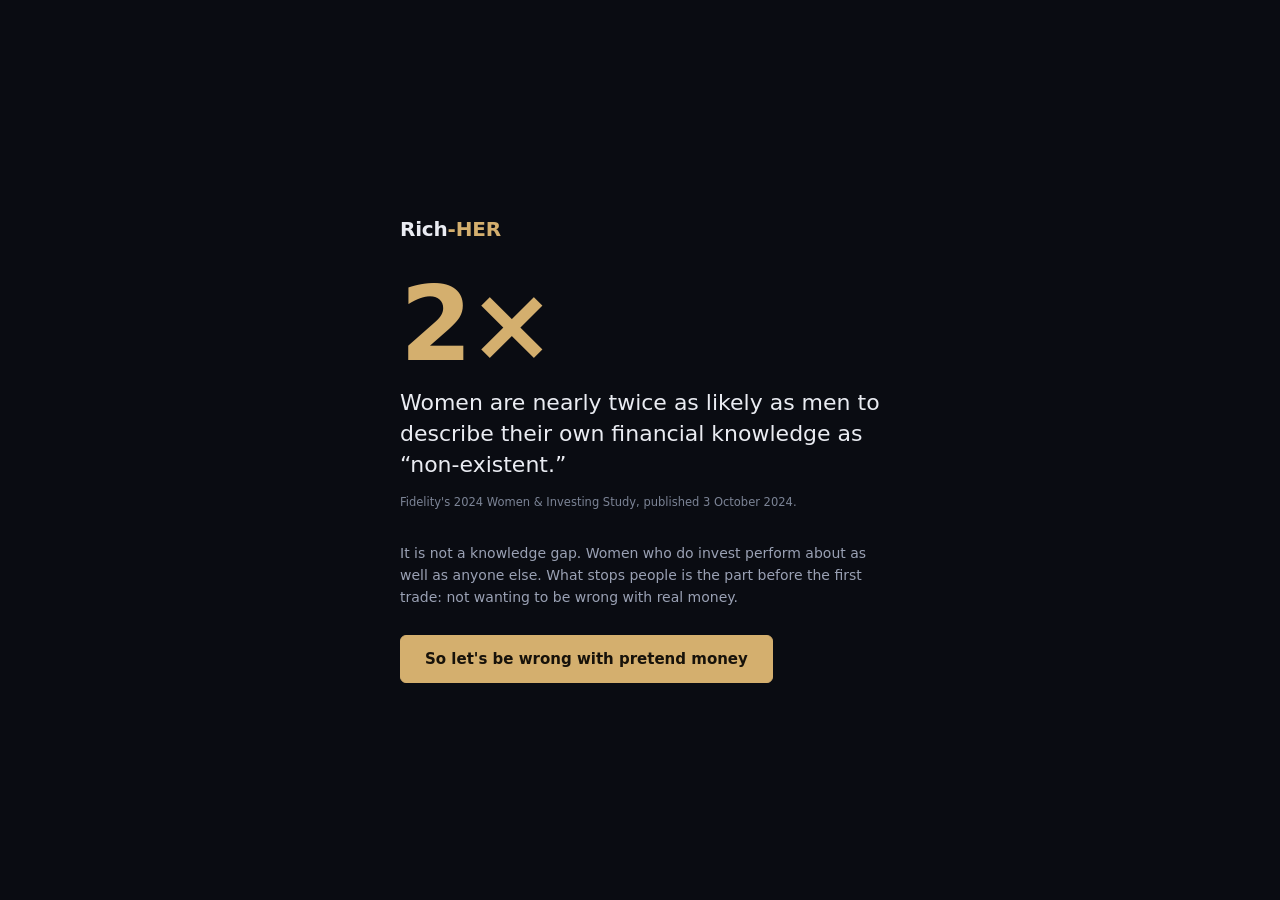
<file: storyOne.html>
<!DOCTYPE html>
<html lang="en">
<head>
<meta charset="UTF-8">
<meta name="viewport" content="width=device-width, initial-scale=1.0">
<title>Rich-HER — Vela's Wager</title>
<style>
/* =======================================================================
   TOKENS — the same set the trading screen uses, inlined.

   Inlined on purpose: this file has to open by double-click with no server,
   so it cannot depend on a sibling stylesheet resolving. Keep in step with
   web/tokens.css if that file changes.

   Data colors are blue/red, NOT green/red. Green-vs-red is the textbook
   red-green colorblindness failure. Validated against the pane (#0E1117):
   worst pair CVD dE 19.2 protan / 31.4 tritan, normal vision 29.0, both
   >= 3:1 contrast. Gold is chrome only and never encodes a value.
   ======================================================================= */
:root {
  --bg:#0A0C12; --pane:#0E1117; --panel:#11141C; --raised:#171B25;
  --line:#232838; --line-soft:#1A1E29;
  --text:#EAECF2; --text-2:#9AA1B4; --text-3:#7C8496;
  --gold:#D4AF6E; --gold-dim:rgba(212,175,110,.13);

  --up:#3987E5; --down:#E66767;
  --up-wash:rgba(57,135,229,.13); --down-wash:rgba(230,103,103,.13);

  /* Vela reads cold. A character tint, never a data color. */
  --vela:#B9C6E8; --vela-dim:rgba(185,198,232,.11);

  --grid:rgba(234,236,242,.055); --axis:rgba(234,236,242,.14);
  --r:10px; --r-sm:6px; --tap:44px;
}
* { box-sizing:border-box; }
html, body { height:100%; }
body {
  margin:0; background:var(--bg); color:var(--text);
  font-family:system-ui,-apple-system,"Segoe UI",sans-serif; font-size:14px;
  -webkit-text-size-adjust:100%; overflow:hidden;
}
button, input { font-family:inherit; }
:focus-visible { outline:2px solid var(--gold); outline-offset:2px; }
[hidden] { display:none !important; }
.sr-only { position:absolute; width:1px; height:1px; padding:0; margin:-1px;
  overflow:hidden; clip:rect(0 0 0 0); white-space:nowrap; border:0; }

.wordmark { font-size:20px; font-weight:650; letter-spacing:-.01em; margin:0; }
.wordmark em { font-style:normal; color:var(--gold); }

/* =======================================================================
   PROLOGUE — statistic, experience, name, then Vela.
   The statistic leads. Someone who has just read that hesitation is the
   barrier answers the next question differently than someone who was
   asked for their name first.
   ======================================================================= */
.screen {
  position:fixed; inset:0; z-index:50; background:var(--bg);
  display:grid; place-items:center; padding:28px 22px; overflow-y:auto;
}
.screen-inner { width:100%; max-width:480px; }

.stat-figure {
  font-size:clamp(56px,13vw,104px); font-weight:660; letter-spacing:-.04em;
  line-height:.95; margin:0 0 14px; color:var(--gold);
}
.stat-claim { font-size:clamp(17px,3.4vw,22px); line-height:1.4; margin:0 0 14px; font-weight:500; }
.stat-source { font-size:11.5px; color:var(--text-3); margin:0 0 30px; line-height:1.5; }
.stat-source.unset { color:var(--down); }
.stat-turn { font-size:14px; color:var(--text-2); line-height:1.6; margin:0 0 26px; }

.q { font-size:21px; font-weight:600; line-height:1.3; margin:0 0 6px; }
.q-sub { font-size:13.5px; color:var(--text-2); margin:0 0 20px; line-height:1.55; }

.choice {
  display:block; width:100%; text-align:left; background:var(--raised); color:var(--text);
  border:1px solid var(--line); border-radius:var(--r-sm);
  padding:13px 15px; margin-bottom:8px; font-size:14px; line-height:1.45;
  cursor:pointer; min-height:var(--tap);
}
.choice:hover:not(:disabled) { border-color:var(--text-3); background:#1B2030; }
.choice strong { display:block; font-weight:620; margin-bottom:2px; }
.choice span { color:var(--text-3); font-size:12.5px; }

.field { display:block; margin-bottom:18px; }
.field-label { display:block; font-size:12px; color:var(--text-2); margin-bottom:6px; }
.field input {
  width:100%; height:var(--tap); padding:0 13px; font-size:15px;
  background:var(--raised); color:var(--text);
  border:1px solid var(--line); border-radius:var(--r-sm);
}
.avatars { display:grid; grid-template-columns:repeat(6,1fr); gap:6px; margin-bottom:22px; }
.avatars button {
  aspect-ratio:1; display:grid; place-items:center; cursor:pointer;
  background:var(--raised); border:1px solid var(--line); border-radius:var(--r-sm);
  color:var(--text-3); padding:0;
}
.avatars button:hover { color:var(--text-2); }
.avatars button[aria-pressed="true"] { border-color:var(--gold); color:var(--gold); background:var(--gold-dim); }

.btn {
  min-height:48px; padding:0 24px; border-radius:var(--r-sm); cursor:pointer;
  font-size:15px; font-weight:640; border:1px solid var(--gold);
  background:var(--gold); color:#17120A;
}
.btn:disabled { opacity:.4; cursor:not-allowed; }
.btn-ghost { background:none; color:var(--text-2); border-color:var(--line); }
.btn-ghost:hover { color:var(--text); }
.fine { font-size:11.5px; color:var(--text-3); line-height:1.55; margin:20px 0 0; }

/* =======================================================================
   STAGE — media slot / chart on top, dialogue beneath
   ======================================================================= */
.stage {
  display:grid; grid-template-rows:auto minmax(0,1fr) auto;
  height:100dvh; max-width:1080px; margin:0 auto;
}

.topbar {
  display:flex; align-items:center; gap:10px; padding:9px 16px;
  border-bottom:1px solid var(--line); background:var(--panel);
}
.chapter-tag {
  font-size:10.5px; font-weight:650; letter-spacing:.09em; text-transform:uppercase;
  color:var(--text-3); white-space:nowrap;
}
.beads { display:flex; gap:4px; margin-left:4px; }
.bead { width:20px; height:3px; border-radius:2px; background:var(--line); }
.bead.seen { background:var(--text-3); }
.bead.now  { background:var(--gold); }
.topbar-spacer { flex:1; }
.badge {
  display:inline-flex; align-items:center; gap:6px; height:24px; padding:0 9px;
  border:1px solid rgba(212,175,110,.3); border-radius:999px;
  font-size:10px; font-weight:650; letter-spacing:.05em; text-transform:uppercase;
  color:var(--gold); white-space:nowrap;
}
.badge-dot { width:5px; height:5px; border-radius:50%; background:var(--gold); }
.link-btn {
  background:none; border:none; color:var(--text-3); font-size:11.5px;
  cursor:pointer; padding:6px 4px; text-decoration:underline; text-underline-offset:3px;
}
.link-btn:hover { color:var(--text); }

.viewport { position:relative; min-height:0; background:var(--pane); overflow:hidden; }

/* ---- the chart. Same marks and chrome as the trading screen. ---- */
#chart { display:block; width:100%; height:100%; }
#chart text { font-size:10.5px; fill:var(--text-3); font-variant-numeric:tabular-nums; }
.grid-line { stroke:var(--grid); stroke-width:1; }
.axis-line { stroke:var(--axis); stroke-width:1; }
.price-line { fill:none; stroke:var(--up); stroke-width:2; stroke-linejoin:round; stroke-linecap:round; }
.price-area { fill:var(--up-wash); }
.price-line.second { stroke:var(--text-2); stroke-width:1.6; }
.cross-dot { fill:var(--up); stroke:var(--pane); stroke-width:2; }
/* Annotations wear text tokens — they are not a series. */
.entry-line { stroke:var(--text-2); stroke-width:1; opacity:.55; }
.anno {
  fill:var(--text); font-size:11px; font-weight:600;
  paint-order:stroke; stroke:var(--pane); stroke-width:4px; stroke-linejoin:round;
}
.anno.dim { fill:var(--text-2); font-weight:400; }
.last-tag rect { fill:var(--raised); stroke:var(--axis); }
.last-tag text { fill:var(--text); font-weight:600; font-size:10.5px; }
.trough-mark { stroke:var(--down); stroke-width:1; opacity:.6; }

/* ---- media slots. The engine only knows the slot NAME. ---- */
.media { position:absolute; inset:0; display:grid; place-items:center; background:var(--pane); }
.media-empty {
  font-size:11px; color:var(--text-3); letter-spacing:.08em; text-transform:uppercase;
  border:1px dashed var(--line); border-radius:var(--r); padding:22px 26px; text-align:center;
}
.media-empty b { display:block; color:var(--text-2); font-size:13px; letter-spacing:0;
  text-transform:none; margin-top:6px; font-weight:500; }
.media svg { width:min(100%,560px); height:100%; max-height:340px; }

.drawIn { stroke-dasharray:1200; stroke-dashoffset:1200; animation:draw 2.2s ease-out forwards; }
@keyframes draw { to { stroke-dashoffset:0; } }
.fadeIn  { opacity:0; animation:fade .9s ease-out .6s forwards; }
.fadeIn2 { opacity:0; animation:fade .9s ease-out 1.4s forwards; }
@keyframes fade { to { opacity:1; } }
.spin { transform-origin:center; animation:spin 9s linear infinite; }
@keyframes spin { to { transform:rotate(360deg); } }
.pulse { animation:pulse 2.6s ease-in-out infinite; }
@keyframes pulse { 0%,100% { opacity:.25; } 50% { opacity:.85; } }
.rise { animation:rise 1.4s cubic-bezier(.22,.9,.3,1) forwards; }
@keyframes rise { from { transform:translateY(16px); opacity:0; } to { transform:none; opacity:1; } }

/* ---- the wager meter: where she stands against Vela's two lines ---- */
.wager { padding:9px 16px 11px; border-top:1px solid var(--line); background:var(--panel); }
.wager-head {
  display:flex; align-items:baseline; gap:10px; margin-bottom:7px;
  font-size:11px; color:var(--text-3);
}
.wager-equity {
  font-size:18px; font-weight:650; color:var(--text); letter-spacing:-.01em;
  font-variant-numeric:tabular-nums;
}
.wager-verdict { margin-left:auto; font-weight:650; font-size:11.5px; }
.wager-verdict[data-v="wish"] { color:var(--up); }
.wager-verdict[data-v="bust"] { color:var(--down); }
.wager-verdict[data-v="open"] { color:var(--text-2); }
.track { position:relative; height:36px; }
.track-rail {
  position:absolute; left:0; right:0; top:24px; height:4px;
  border-radius:2px; background:var(--line);
}
.track-fill { position:absolute; top:24px; height:4px; border-radius:2px; background:var(--text-3); }
.gate { position:absolute; top:17px; width:2px; height:18px; border-radius:1px; }
.gate-bust { background:var(--down); }
.gate-wish { background:var(--up); }
.gate-label {
  position:absolute; top:2px; font-size:9.5px; font-weight:650;
  letter-spacing:.04em; white-space:nowrap; transform:translateX(-50%);
}
.marker {
  position:absolute; top:19px; width:14px; height:14px; border-radius:50%;
  background:var(--text); border:2px solid var(--panel); transform:translateX(-50%);
  transition:left .5s cubic-bezier(.22,.9,.3,1);
}
/* Where she stood at the worst moment. Vela judges on this, not on today. */
.ghost {
  position:absolute; top:22px; width:8px; height:8px; border-radius:50%;
  background:none; border:1.5px solid var(--text-3); transform:translateX(-50%);
}
.wager-note { font-size:11px; color:var(--text-3); margin:6px 0 0; line-height:1.5; }

/* =======================================================================
   DIALOGUE
   ======================================================================= */
.talk {
  border-top:1px solid var(--line); background:var(--panel);
  padding:13px 16px 16px; display:grid; gap:11px;
  max-height:46dvh; overflow-y:auto;
}
.who { display:flex; align-items:center; gap:9px; }
.who-sigil { width:30px; height:30px; flex:none; }
.who-name { font-size:13px; font-weight:650; letter-spacing:.01em; }
.who-role { font-size:11px; color:var(--text-3); }
[data-speaker="vela"] .who-name { color:var(--vela); }
[data-speaker="coach"] .who-name { color:var(--gold); }
[data-speaker="narrator"] .who-name { color:var(--text-2); }

.lines { margin:0; display:grid; gap:8px; }
.lines p { margin:0; font-size:15.5px; line-height:1.55; }
.lines p.pending { opacity:.3; }
.aside {
  margin:0; font-size:13.5px; line-height:1.55; color:var(--text-2);
  padding-left:11px; border-left:2px solid var(--line);
}
.facts {
  display:flex; flex-wrap:wrap; gap:6px; margin:0;
}
.fact {
  font-size:11.5px; font-variant-numeric:tabular-nums; color:var(--text-2);
  background:var(--raised); border:1px solid var(--line); border-radius:999px; padding:4px 10px;
}
.fact b { color:var(--text); font-weight:620; }
.fact[data-dir="up"] b { color:var(--up); }
.fact[data-dir="down"] b { color:var(--down); }

.actions { display:flex; flex-wrap:wrap; gap:7px; align-items:center; }
.opt {
  flex:1 1 210px; text-align:left; min-height:var(--tap);
  background:var(--raised); color:var(--text); border:1px solid var(--line);
  border-radius:var(--r-sm); padding:11px 14px; font-size:14px; line-height:1.4; cursor:pointer;
}
.opt:hover:not(:disabled) { border-color:var(--text-3); background:#1B2030; }
.opt:disabled { opacity:.45; cursor:not-allowed; }
.opt small { display:block; color:var(--text-3); font-size:11.5px; margin-top:3px; }

/* ---- the sizing control: how much of your $100 ---- */
.sizer { display:grid; gap:9px; }
.sizer-row { display:flex; align-items:center; gap:11px; flex-wrap:wrap; }
.stepper { display:flex; gap:2px; }
.stepper button {
  width:var(--tap); height:var(--tap); font-size:19px;
  background:var(--raised); color:var(--text); border:1px solid var(--line); cursor:pointer;
}
.stepper button:first-child { border-radius:var(--r-sm) 2px 2px var(--r-sm); }
.stepper button:last-child  { border-radius:2px var(--r-sm) var(--r-sm) 2px; }
.stepper output {
  width:62px; height:var(--tap); display:grid; place-items:center;
  font-size:17px; font-weight:620; font-variant-numeric:tabular-nums;
  background:var(--raised); border:1px solid var(--line);
}
.sizer-read { font-size:13px; color:var(--text-2); line-height:1.5; }
.sizer-read b { color:var(--text); font-weight:620; font-variant-numeric:tabular-nums; }
.sizer-warn { font-size:12px; color:var(--gold); margin:0; }

/* =======================================================================
   ENDING
   ======================================================================= */
.ending-title {
  font-size:clamp(28px,6vw,44px); font-weight:660; letter-spacing:-.025em;
  line-height:1.05; margin:0 0 4px;
}
.ending-kicker {
  font-size:11px; font-weight:650; letter-spacing:.1em; text-transform:uppercase;
  color:var(--text-3); margin:0 0 12px;
}
.ledger {
  display:grid; gap:2px; margin:20px 0; border-radius:var(--r-sm); overflow:hidden;
}
.ledger-row {
  display:flex; justify-content:space-between; gap:14px;
  background:var(--raised); padding:10px 13px; font-size:13px;
}
.ledger-row b { font-variant-numeric:tabular-nums; font-weight:620; }
.ledger-row[data-key="true"] { background:var(--gold-dim); }
.coda {
  font-size:14px; line-height:1.6; color:var(--text-2);
  border-left:2px solid var(--gold); padding-left:13px; margin:18px 0 26px;
}

/* =======================================================================
   CONTENT CHECKS — the story validates itself in the browser.
   Mirrors server/tests/test_story.py so a writer can edit content and see
   immediately whether they broke reachability.
   ======================================================================= */
#checks {
  position:fixed; inset:auto 0 0 0; z-index:60; max-height:72dvh; overflow-y:auto;
  background:var(--panel); border-top:1px solid var(--line); padding:14px 18px 20px;
}
.checks-head { display:flex; align-items:center; gap:12px; margin-bottom:10px; }
.checks-title { font-size:12px; font-weight:650; letter-spacing:.08em; text-transform:uppercase; color:var(--text-3); margin:0; }
.check {
  display:flex; gap:10px; align-items:baseline; padding:6px 0;
  border-top:1px solid var(--line-soft); font-size:12.5px; line-height:1.45;
}
.check-tag { flex:none; font-size:10px; font-weight:700; letter-spacing:.06em; width:42px; }
.check[data-ok="true"]  .check-tag { color:var(--up); }
.check[data-ok="false"] .check-tag { color:var(--down); }
.check-detail { color:var(--text-3); }

@media (max-width:620px) {
  .talk { max-height:52dvh; }
  .opt { flex:1 1 100%; }
  .avatars { grid-template-columns:repeat(3,1fr); }
}
@media (prefers-reduced-motion:reduce) {
  *, *::before, *::after { animation:none !important; transition:none !important; }
  .drawIn { stroke-dashoffset:0; }
  .fadeIn, .fadeIn2 { opacity:1; }
}
</style>
</head>
<body>

<!-- ===================================================================
     PROLOGUE screen 1 · the statistic
     Leads the whole experience. It does the work of "this is for you,
     and here is why you were held back" BEFORE asking for anything.
     =================================================================== -->
<div class="screen" id="s-stat">
  <div class="screen-inner">
    <h1 class="wordmark" style="margin-bottom:34px">Rich<em>-HER</em></h1>
    <p class="stat-figure" id="stat-figure">—</p>
    <p class="stat-claim" id="stat-claim">—</p>
    <p class="stat-source" id="stat-source">—</p>
    <p class="stat-turn">
      It is not a knowledge gap. Women who do invest perform about as well as
      anyone else. What stops people is the part before the first trade: not
      wanting to be wrong with real money.
    </p>
    <button class="btn" id="stat-next">So let's be wrong with pretend money</button>
  </div>
</div>

<!-- PROLOGUE screen 2 · experience. Sets tone, never restricts content. -->
<div class="screen" id="s-exp" hidden>
  <div class="screen-inner">
    <h2 class="q">Have you bought a share before?</h2>
    <p class="q-sub">This only changes how much Nia explains. Nothing is hidden from you either way.</p>
    <button class="choice" data-exp="new">
      <strong>No, never</strong><span>Explain everything the first time it comes up</span></button>
    <button class="choice" data-exp="some">
      <strong>A little</strong><span>Skip the basics, keep the reasoning</span></button>
    <button class="choice" data-exp="confident">
      <strong>I'm comfortable</strong><span>Short version, and don't soften the numbers</span></button>
  </div>
</div>

<!-- PROLOGUE screen 3 · name + avatar. Third, not first: asking for a
     name before giving someone a reason to care is the weakest opening. -->
<div class="screen" id="s-name" hidden>
  <div class="screen-inner">
    <h2 class="q">What should Nia call you?</h2>
    <p class="q-sub">She'll use it sparingly. Nothing you type leaves this page.</p>
    <label class="field">
      <span class="field-label">Your name</span>
      <input id="name-input" type="text" maxlength="24" autocomplete="given-name" placeholder="Ada">
    </label>
    <span class="field-label">Pick a mark</span>
    <div class="avatars" id="avatars" role="group" aria-label="Choose your mark"></div>
    <button class="btn" id="name-next">Continue</button>
    <p class="fine">
      Prices here are simulated, not real market history. This is a practice account
      with pretend money. It is an educational tool, not financial advice.
    </p>
  </div>
</div>

<!-- ===================================================================
     THE STAGE
     =================================================================== -->
<div class="stage" id="stage" hidden>

  <header class="topbar">
    <span class="chapter-tag" id="chapter-tag">Prologue</span>
    <div class="beads" id="beads" aria-hidden="true"></div>
    <span class="topbar-spacer"></span>
    <span class="badge"><span class="badge-dot"></span>Simulated data</span>
    <button class="link-btn" id="open-checks">Content checks</button>
  </header>

  <!-- The viewport holds either the chart or an interstitial's media slot. -->
  <div class="viewport" id="viewport">
    <svg id="chart" role="img" aria-labelledby="chapter-tag" aria-describedby="chart-desc"></svg>
    <p id="chart-desc" class="sr-only"></p>
    <div class="media" id="media" hidden></div>
  </div>

  <!-- The wager meter. Hidden until Vela sets the terms. -->
  <div class="wager" id="wager" hidden>
    <div class="wager-head">
      <span class="wager-equity" id="w-equity">$100.00</span>
      <span id="w-sub">in the account</span>
      <span class="wager-verdict" id="w-verdict" data-v="open">Between her lines</span>
    </div>
    <div class="track" id="track">
      <div class="track-rail"></div>
      <div class="track-fill" id="w-fill"></div>
      <div class="gate gate-bust" id="g-bust"></div>
      <div class="gate gate-wish" id="g-wish"></div>
      <div class="gate-label" id="g-bust-l" style="color:var(--down)">$90 BUST</div>
      <div class="gate-label" id="g-wish-l" style="color:var(--up)">$110 WISH</div>
      <div class="ghost" id="w-ghost" hidden title="The lowest your account has been"></div>
      <div class="marker" id="w-marker"></div>
    </div>
    <p class="wager-note" id="w-note"></p>
  </div>

  <!-- Dialogue -->
  <div class="talk" id="talk" data-speaker="coach">
    <div class="who">
      <span class="who-sigil" id="who-sigil"></span>
      <span>
        <span class="who-name" id="who-name">Nia Okafor</span>
        <span class="who-role" id="who-role"> · Your coach</span>
      </span>
    </div>
    <div class="lines" id="lines"></div>
    <p class="aside" id="aside" hidden></p>
    <div class="facts" id="facts" hidden></div>
    <div class="actions" id="actions"></div>
  </div>
</div>

<!-- ===================================================================
     ENDING
     =================================================================== -->
<div class="screen" id="s-end" hidden>
  <div class="screen-inner" style="max-width:560px">
    <p class="ending-kicker" id="end-kicker">Ending</p>
    <h2 class="ending-title" id="end-title">—</h2>
    <div class="lines" id="end-lines" style="margin-top:16px"></div>
    <p class="aside" id="end-next" style="margin-top:12px"></p>
    <div class="ledger" id="end-ledger"></div>
    <p class="coda" id="end-coda"></p>
    <div style="display:flex;gap:8px;flex-wrap:wrap">
      <button class="btn" id="end-again">Play it differently</button>
      <button class="btn btn-ghost" id="end-checks">Content checks</button>
    </div>
    <p class="fine" id="end-fine"></p>
  </div>
</div>

<!-- ===================================================================
     CONTENT CHECKS — the seven tests from STORY.md section 9, run in
     the browser against the same content the story plays.
     =================================================================== -->
<div id="checks" hidden>
  <div class="checks-head">
    <p class="checks-title">Story content checks</p>
    <span class="topbar-spacer"></span>
    <button class="link-btn" id="close-checks">Close</button>
  </div>
  <div id="checks-body"></div>
</div>

<script>
/* =======================================================================
   Rich-HER — Vela's Wager. Self-contained narrative layer.

   No ES modules and no fetch(): both fail on file://, and this has to open
   by double-click with no server and no venue wifi.

   This file is a faithful JS MIRROR of server/story_engine.py — same
   function names, same flag names, same error codes, same operators. The
   scene graph below uses the exact shape the backend already consumes
   (web/scenes/*.json), so the content lifts into story/*.json verbatim and
   the engine can be swapped for POST /api/story/advance without rewriting
   a single line of copy.

   Nothing in the content is ever eval'd. A condition is data, so a writer
   can edit scenes without being able to execute code.
   ======================================================================= */

const $ = id => document.getElementById(id);
const REDUCE = matchMedia('(prefers-reduced-motion: reduce)').matches;

/* ---------------------------------------------------------------------
   THE OPENING STATISTIC

   Deliberately left for the team to fill with a figure you can source.
   BUILD-BRIEF.md: "Never invent URLs, research or interviews." A made-up
   number is the fastest way to lose a judge who checks.

   Set `figure` and `source` and the screen leads with the number. Leave
   `figure` null and it leads with the claim instead and still reads as
   finished — but the source line will call itself out in red until you
   fill it, on purpose.
   --------------------------------------------------------------------- */
const STAT = {
  figure: '2\u00d7',
  claim: 'Women are nearly twice as likely as men to describe their own financial knowledge as \u201cnon-existent.\u201d',
  source: "Fidelity's 2024 Women & Investing Study, published 3 October 2024."
};
/* Sourcing notes, so the next person does not have to re-do this:

   USED  "nearly twice as likely as men to describe their financial knowledge
         as 'non-existent'" - Fidelity 2024 Women & Investing Study. Reported
         by InvestmentNews covering the study:
         investmentnews.com/ria-news/women-making-deeper-strides-into-stocks-finds-fidelity/257570

   The study itself is confirmed on Fidelity's own newsroom (release dated
   3 October 2024), which states 71% of women own stock market investments,
   up 18% on 2023:
   newsroom.fidelity.com/pressreleases/new-research-from-fidelity--shows-71--of-women-own-investments-in-the-stock-market/s/db3a5765-9b69-4e51-a315-66ecc51e0066

   ALTERNATES, same study, if you prefer a percentage to a multiple:
     "48% of women are embarrassed they don't know more about investing"
     "55% of women are overwhelmed when it comes to their finances"
   Both appear in secondary coverage rather than the primary release, so
   confirm them on Fidelity's page before putting either on a slide.

   Do NOT swap in a number you have not opened the source for. BUILD-BRIEF.md:
   never invent research. A judge who checks is the one you lose. */

/* =======================================================================
   FIXTURE — the price path, built from fixed anchors.

   Anchor-interpolated rather than a free random walk: every number the
   story quotes has to be exact and identical on every run, because the
   copy states dollar figures out loud. Noise tapers to zero at each
   anchor, so the shape looks organic and the waypoints stay exact.

   Designed against STORY.md §2 (the checkpoint table) and §3 (the gain
   fixture). See CHECKS at the bottom: the arithmetic is asserted in-page.
   ======================================================================= */
function mulberry32(seed) {
  return function () {
    seed |= 0; seed = seed + 0x6D2B79F5 | 0;
    let t = Math.imul(seed ^ seed >>> 15, 1 | seed);
    t = t + Math.imul(t ^ t >>> 7, 61 | t) ^ t;
    return ((t ^ t >>> 14) >>> 0) / 4294967296;
  };
}

function buildSeries(anchors, seed, noise) {
  const rand = mulberry32(seed);
  const n = anchors[anchors.length - 1][0] + 1;
  const out = [];
  let a = 0;
  for (let d = 0; d < n; d++) {
    while (a < anchors.length - 2 && d > anchors[a + 1][0]) a++;
    const [d0, p0] = anchors[a], [d1, p1] = anchors[a + 1];
    const u = Math.min(1, Math.max(0, (d - d0) / (d1 - d0)));
    const ease = (1 - Math.cos(Math.PI * u)) / 2;            // smooth between anchors
    const taper = Math.sin(Math.PI * u);                     // 0 at both anchors
    out.push(+((p0 + (p1 - p0) * ease) * (1 + (rand() * 2 - 1) * noise * taper)).toFixed(2));
  }
  for (const [d, p] of anchors) out[d] = p;                  // anchors are exact
  return out;
}

const ENTRY_BAR = 20;      // where Chapter 3 buys, matching web/scenes/act4.json
const TROUGH_BAR = 68;     // the lowest point — where Vela appears
const LAST_BAR = 89;

const AUR = {
  symbol: 'AUR', name: 'Aurelia Systems', kind: 'a company that makes battery cells',
  dataSource: 'synthetic',
  closes: buildSeries([[0, 19.40], [ENTRY_BAR, 21.00], [32, 19.30], [45, 21.10],
                       [55, 23.60], [TROUGH_BAR, 16.60], [78, 21.15], [LAST_BAR, 26.30]], 4211, 0.016)
};
const ORB = {
  symbol: 'ORB', name: 'Orbit 500 Fund', kind: 'five hundred companies in one purchase',
  dataSource: 'synthetic',
  closes: buildSeries([[0, 22.10], [ENTRY_BAR, 22.80], [32, 22.15], [45, 23.10],
                       [55, 23.60], [TROUGH_BAR, 22.40], [78, 24.00], [LAST_BAR, 25.90]], 9003, 0.008)
};
const BOOK = { AUR, ORB };
const priceOf = (sym, bar) => BOOK[sym].closes[Math.min(bar, LAST_BAR)];

/* =======================================================================
   STORY ENGINE — mirrors server/story_engine.py
   ======================================================================= */
const WISH_LINE = 110.0;
const BUST_LINE = 90.0;
const START_CAPITAL = 100.0;

// A misspelled flag would silently make an ending unreachable, so anything
// outside this set is rejected loudly rather than ignored.
const KNOWN_FLAGS = new Set(['panicked_at_trough', 'held_through_drop', 'overtraded',
  'went_all_in', 'diversified', 'took_money_out', 'held_the_line', 'refused_the_wish']);

// Computed from the portfolio every time. Never stored, so it cannot drift.
const KNOWN_COMPUTED = new Set(['equity', 'equity_pct', 'cash', 'trade_count',
  'position_count', 'worst_equity_seen', 'vs_wish', 'vs_bust', 'start_capital']);

const KNOWN_EFFECTS = new Set(['withdraw', 'deposit']);

const OPERATORS = {
  eq:  (a, b) => a === b,
  neq: (a, b) => a !== b,
  lt:  (a, b) => a < b,
  lte: (a, b) => a <= b,
  gt:  (a, b) => a > b,
  gte: (a, b) => a >= b,
};

class StoryError extends Error {
  constructor(code, message, extra = {}) { super(message); this.code = code; this.extra = extra; }
}

const r2 = n => Math.round(n * 100) / 100;

/** Everything a condition may test, derived from the portfolio. */
function compute(equity, cash, trades, positions, worstSeen, startCapital = START_CAPITAL) {
  equity = r2(equity);
  return {
    equity,
    equity_pct: r2((equity / startCapital - 1) * 100),
    cash: r2(cash),
    trade_count: trades.length,
    position_count: positions.length,
    worst_equity_seen: r2(Math.min(worstSeen, equity)),
    vs_wish: r2(equity - startCapital * 1.10),
    vs_bust: r2(equity - startCapital * 0.90),
    start_capital: r2(startCapital),
  };
}

/** Flags the engine works out for itself, so content never has to set them. */
function deriveFlags(computed, trades, positions, soldAtWorst) {
  const flags = new Set();
  if (computed.trade_count > 6) flags.add('overtraded');
  if (computed.position_count > 1) flags.add('diversified');
  if (soldAtWorst) flags.add('panicked_at_trough');
  // "all in" means one position took more than 75% of the account at entry.
  for (const p of positions) if ((p.cost || 0) > computed.start_capital * 0.75) flags.add('went_all_in');
  return flags;
}

/** Is this condition true? Conditions are data, never expressions. */
function matches(condition, computed, flags) {
  if (!condition) return true;                       // no `when` is the catch-all
  if ('all' in condition) return condition.all.every(c => matches(c, computed, flags));
  if ('any' in condition) return condition.any.some(c => matches(c, computed, flags));
  if ('not' in condition) return !matches(condition.not, computed, flags);

  if ('flag' in condition) {
    const name = condition.flag;
    if (!KNOWN_FLAGS.has(name)) throw new StoryError('UNKNOWN_FLAG', `Unknown flag '${name}'.`, { flag: name });
    return flags.has(name) === (condition.is ?? true);
  }
  if ('computed' in condition) {
    const field = condition.computed;
    if (!KNOWN_COMPUTED.has(field)) throw new StoryError('UNKNOWN_FIELD', `Unknown computed field '${field}'.`, { field });
    const ops = Object.keys(condition).filter(k => k in OPERATORS);
    if (!ops.length) throw new StoryError('NO_OPERATOR', `Condition on '${field}' has no operator.`, { field });
    return ops.every(op => OPERATORS[op](computed[field], condition[op]));
  }
  throw new StoryError('BAD_CONDITION', 'Condition is neither a combinator nor a leaf.');
}

function getScene(graph, sceneId) {
  const scene = (graph.nodes || {})[sceneId];
  if (!scene) throw new StoryError('UNKNOWN_SCENE', `There is no scene '${sceneId}'.`, { sceneId });
  return { id: sceneId, ...scene };
}

/** Where does this scene go? A choice scene needs an option id. */
function nextScene(graph, sceneId, optionId = null) {
  const scene = getScene(graph, sceneId);
  const respond = scene.respond || {};
  if (respond.type === 'choice') {
    if (optionId === null) throw new StoryError('CHOICE_REQUIRED', 'This scene needs a choice.', { sceneId });
    const opt = (respond.options || []).find(o => o.id === optionId);
    if (!opt) throw new StoryError('UNKNOWN_OPTION', `No option '${optionId}' on ${sceneId}.`, { sceneId });
    return opt.goto;
  }
  if (optionId !== null) throw new StoryError('NOT_A_CHOICE', `${sceneId} takes no choice.`, { sceneId });
  if (!respond.goto) throw new StoryError('DEAD_END', `${sceneId} has no way out.`, { sceneId });
  return respond.goto;
}

/** The consequences of one choice: [newFlags, effect]. The caller applies
    the effect against the real portfolio; the engine stays pure. */
function applyChoice(graph, sceneId, optionId, flags) {
  const scene = getScene(graph, sceneId);
  const opt = ((scene.respond || {}).options || []).find(o => o.id === optionId);
  if (!opt) throw new StoryError('UNKNOWN_OPTION', `No option '${optionId}' on ${sceneId}.`, { sceneId });
  const next = new Set(flags);
  for (const name of opt.sets || []) {
    if (!KNOWN_FLAGS.has(name)) throw new StoryError('UNKNOWN_FLAG', `Option sets unknown flag '${name}'.`, { flag: name });
    next.add(name);
  }
  const effect = opt.effect || {};
  for (const key of Object.keys(effect)) {
    if (!KNOWN_EFFECTS.has(key)) throw new StoryError('UNKNOWN_EFFECT', `Option declares unknown effect '${key}'.`, { effect: key });
  }
  return [next, effect];
}

/** First ending whose condition matches, in priority order. Deliberately
    NOT ranked by money — see STORY.md section 8. */
function chooseEnding(endings, computed, flags) {
  for (const ending of [...endings].sort((a, b) => (a.priority ?? 999) - (b.priority ?? 999))) {
    if (matches(ending.when, computed, flags)) return ending;
  }
  throw new StoryError('NO_ENDING', 'No ending matched. One ending must be a catch-all.');
}

/** Where she stands against Vela's two lines. */
function wagerState(computed) {
  const equity = computed.equity;
  const wish = r2(computed.start_capital * 1.10);
  const bust = r2(computed.start_capital * 0.90);
  return { wish_line: wish, bust_line: bust, equity,
    above_wish: equity >= wish, below_bust: equity <= bust,
    verdict: equity >= wish ? 'wish' : (equity <= bust ? 'bust' : 'open') };
}

/* =======================================================================
   CHARACTERS

   Nia teaches. Vela tests. Vela is a woman on purpose: this product exists
   because women opt out of investing more than men do, and a story where a
   man hands a woman money and grades how she manages it would reproduce
   the exact dynamic we are trying to dissolve.

   Vela is also an unreliable narrator. She believes the money is the
   point. The endings are built to prove her wrong.
   ======================================================================= */
const CAST = {
  coach:    { name: 'Nia Okafor', role: 'Your coach', sigil: 'nia' },
  vela:     { name: 'Vela',       role: 'The wizard', sigil: 'vela' },
  narrator: { name: '',           role: '',           sigil: 'none' },
};

/* =======================================================================
   THE SCENE GRAPH

   Same shape as web/scenes/act4.json, so this lifts into story/*.json with
   no rewrite. Fields the engine reads: speaker, stage, at_bar, autoplay_to,
   media, skippable, duration_hint_ms, lines, next, facts, respond.

   `media` is an opaque slot name. Nothing here knows what an animation
   looks like — the browser looks the name up in MEDIA below, and an
   unregistered slot renders a labelled empty frame instead of breaking.
   ======================================================================= */
const GRAPH = { start: 'int.arrival', nodes: {

/* ---------------- prologue ---------------- */
'int.arrival': {
  kind: 'interstitial', media: 'slot:arrival', duration_hint_ms: 4200, skippable: true,
  speaker: 'narrator', stage: 'media',
  lines: ['The room does not go dark. It goes quiet, which is worse.'],
  respond: { type: 'continue', label: 'Look up', goto: 'pro.wager' },
},

'pro.wager': {
  speaker: 'vela', stage: 'media', media: 'slot:arrival',
  lines: [
    'One hundred dollars. It was never yours, so you cannot truly lose it.',
    'Grow it by a tenth and I grant you one wish. Lose a tenth and I take it back, and you keep nothing but what you learned.'
  ],
  next: 'Which, I suspect, you will undervalue.',
  respond: { type: 'choice', prompt: 'Do you take it?', options: [
    { id: 'take',  label: 'Take the hundred', goto: 'pro.terms' },
    { id: 'ask',   label: 'What counts as losing?', goto: 'pro.clarify' },
  ]},
},

'pro.clarify': {
  speaker: 'vela', stage: 'media', media: 'slot:arrival',
  lines: [
    'Ninety dollars. At ninety I take it back, wherever the price goes afterwards.',
    'I check when I choose to check, not when it suits you. That is the whole of the arrangement.'
  ],
  respond: { type: 'continue', label: 'Take the hundred', goto: 'pro.terms' },
},

'pro.terms': {
  speaker: 'coach', stage: 'chart.paused', at_bar: 12,
  lines: [
    "Alright. She's gone, and you're holding a hundred dollars of someone else's money.",
    "I'm Nia. I'll be here the whole way, and I'll tell you what everything costs before you do it."
  ],
  next: "She left out the useful part, which is what any of this actually means. Let's start there.",
  respond: { type: 'continue', label: 'Start', goto: 'ch1.open' },
},

/* ---------------- chapter 1 · what a stock is ---------------- */
'ch1.open': {
  chapter: 1, speaker: 'coach', stage: 'chart.paused', at_bar: 12,
  lines: [
    'This line is one company: Aurelia Systems. They make battery cells.',
    'The line is what one share of that company cost, each day. That is all a price chart is.'
  ],
  facts: { 'One share today': 'price' },
  respond: { type: 'continue', label: 'What is a share?', goto: 'ch1.what' },
},

'ch1.what': {
  chapter: 1, speaker: 'coach', stage: 'chart.paused', at_bar: 12,
  lines: [
    'A share is a slice of the company. Buy one, and you own a very small piece of Aurelia.',
    "If the company is worth more later, your slice is worth more. If it's worth less, so is your slice."
  ],
  next: 'Nobody is holding your money for you. It has turned into a piece of a company, and that piece has a price that moves.',
  respond: { type: 'choice', prompt: 'So if you buy a share for $20 and the price falls to $18 —', options: [
    { id: 'lost',  label: 'You have lost $2', goto: 'ch1.answer.lost' },
    { id: 'paper', label: 'Your slice is worth $2 less, but nothing has happened yet', goto: 'ch1.answer.paper' },
  ]},
},

'ch1.answer.lost': {
  chapter: 1, speaker: 'coach', stage: 'chart.paused', at_bar: 12,
  lines: [
    "That's how it feels, and the feeling is the thing that makes people sell at the worst moment.",
    "Here's the sharper version: your slice is worth $2 less today. You haven't lost anything until you sell it and turn it back into cash."
  ],
  next: 'The difference between those two sentences is most of what this hour is about.',
  respond: { type: 'continue', label: 'Go on', goto: 'ch1.close' },
},

'ch1.answer.paper': {
  chapter: 1, speaker: 'coach', stage: 'chart.paused', at_bar: 12,
  lines: [
    "That's it exactly. It's worth $2 less today. You haven't lost anything until you sell and turn it back into cash.",
    "People call that a paper loss. It becomes a real one the moment you decide it is."
  ],
  next: 'Hold onto that. It comes back later, at a moment when it will be much harder to believe.',
  respond: { type: 'continue', label: 'Go on', goto: 'ch1.close' },
},

'ch1.close': {
  chapter: 1, speaker: 'coach', stage: 'chart.paused', at_bar: 12,
  lines: ["You've got a hundred dollars and a company. Next: how to read what the line is telling you."],
  respond: { type: 'continue', label: 'Continue', goto: 'int.first-light' },
},

'int.first-light': {
  kind: 'interstitial', media: 'slot:int-first-light', duration_hint_ms: 3600, skippable: true,
  speaker: 'narrator', stage: 'media',
  lines: ['A line is only a record of days that already happened.'],
  respond: { type: 'continue', label: 'Go on', goto: 'ch2.open' },
},

/* ---------------- chapter 2 · reading the chart ---------------- */
'ch2.open': {
  chapter: 2, speaker: 'coach', stage: 'chart.autoplay', at_bar: 12, autoplay_to: 20,
  lines: [
    "Eight more days. Watch the right-hand edge — that's today, and it moves.",
    'Up some days, down others, for reasons nobody in this room controls.'
  ],
  respond: { type: 'continue', label: 'Let the days run', goto: 'ch2.read' },
},

'ch2.read': {
  chapter: 2, speaker: 'coach', stage: 'chart.paused', at_bar: 20,
  facts: { 'One share today': 'price', 'Your cash': 'cash' },
  lines: [
    'One share of Aurelia costs $21.00 today. Your hundred dollars would buy four of them, with $16.00 left over.',
    'Here is the part no chart will ever show you: everything to the right of today is blank.'
  ],
  next: 'Anyone who sounds certain about tomorrow is looking at the same blank space you are.',
  respond: { type: 'continue', label: 'Understood', goto: 'ch2.vela' },
},

/* CHECKPOINT · light touch. She is only establishing that she watches. */
'ch2.vela': {
  chapter: 2, checkpoint: true, speaker: 'vela', stage: 'chart.paused', at_bar: 20,
  lines: [
    'One hundred dollars, untouched. Nothing risked, nothing learned.',
    'I am not counting this as a move. I am only reminding you that I can see the board.'
  ],
  next: 'Ninety and I take it. One hundred and ten and you get your wish.',
  respond: { type: 'continue', label: 'Keep going', goto: 'int.the-offer' },
},

'int.the-offer': {
  kind: 'interstitial', media: 'slot:int-the-offer', duration_hint_ms: 4000, skippable: true,
  speaker: 'narrator', stage: 'media',
  lines: ['One hundred dollars does not have to move in one piece.'],
  respond: { type: 'continue', label: 'Go on', goto: 'ch3.open' },
},

/* ---------------- chapter 3 · how much of your $100 ---------------- */
'ch3.open': {
  chapter: 3, speaker: 'coach', stage: 'chart.paused', at_bar: 20,
  lines: [
    "Now the decision that matters more than which company you picked: how much of the hundred goes in.",
    "Most people skip this one. They decide what to buy and never decide how much, and the how much is what decides whether a bad month is survivable."
  ],
  next: 'Four shares spends $84 of your $100. One share spends $21. Neither is the right answer — they are different amounts of exposure to the same unknown.',
  respond: { type: 'size', prompt: 'How many shares of Aurelia at $21.00?',
             symbol: 'AUR', max: 4, goto: 'ch3.done' },
},

'ch3.done': {
  chapter: 3, speaker: 'coach', stage: 'chart.paused', at_bar: 20,
  facts: { 'You hold': 'position', 'Cash left': 'cash', 'Account': 'equity' },
  lines: ['@sized'],
  next: 'Write down how you feel right now. The number is about to move, and the feeling will move with it.',
  respond: { type: 'continue', label: 'Continue', goto: 'ch3.vela' },
},

/* CHECKPOINT · Vela sees the size. Says nothing useful, on purpose. */
'ch3.vela': {
  chapter: 3, checkpoint: true, speaker: 'vela', stage: 'chart.paused', at_bar: 20,
  lines: ['@vela_size'],
  next: 'I will look again when it is interesting.',
  respond: { type: 'continue', label: 'Let the days run', goto: 'int.waiting' },
},

'int.waiting': {
  kind: 'interstitial', media: 'slot:int-waiting', duration_hint_ms: 4400, skippable: true,
  speaker: 'narrator', stage: 'media',
  lines: ['Days pass whether or not anybody is watching them.'],
  respond: { type: 'continue', label: 'Go on', goto: 'ch4.open' },
},

/* ---------------- chapter 4 · the drop ---------------- */
'ch4.open': {
  chapter: 4, speaker: 'coach', stage: 'chart.autoplay', at_bar: 20, autoplay_to: 32,
  lines: ["Twelve days. I'll go quiet — watch the line, and watch your number underneath it."],
  respond: { type: 'continue', label: 'Run the days', goto: 'ch4.dip' },
},

'ch4.dip': {
  chapter: 4, speaker: 'coach', stage: 'chart.paused', at_bar: 32, drawdown: true,
  facts: { 'One share today': 'price', 'Account': 'equity', 'Against the start': 'pnl' },
  lines: ['@dip'],
  next: "That's a paper loss. It isn't real until you decide it is. Three ways to go, and none of them is the wrong one.",
  respond: { type: 'choice', prompt: 'What do you want to do?', options: [
    { id: 'sell', label: 'Sell — turn it back into cash', goto: 'ch4.chose.sell' },
    { id: 'hold', label: 'Hold — stay in', goto: 'ch4.chose.hold' },
    { id: 'more', label: 'Buy one more while it is cheaper', goto: 'ch4.chose.more' },
  ]},
},

'ch4.chose.sell': {
  chapter: 4, speaker: 'coach', stage: 'chart.paused', at_bar: 32,
  facts: { 'Your cash': 'cash', 'Account': 'equity' },
  lines: [
    "Sold. The loss is real now, and your money is sitting in cash where it cannot fall any further.",
    "Some people will call that the scared choice. It is the choice that lets you sleep tonight, and a person who sleeps keeps investing tomorrow."
  ],
  respond: { type: 'continue', label: 'Keep watching', goto: 'ch4.slide' },
},

'ch4.chose.hold': {
  chapter: 4, speaker: 'coach', stage: 'chart.paused', at_bar: 32,
  lines: [
    'Holding. Nothing happens to your money — it stays as shares, and the shares keep moving.',
    'You have not lost anything and you have not made anything. You have decided to keep finding out.'
  ],
  respond: { type: 'continue', label: 'Keep watching', goto: 'ch4.slide' },
},

'ch4.chose.more': {
  chapter: 4, speaker: 'coach', stage: 'chart.paused', at_bar: 32,
  facts: { 'You hold': 'position', 'Cash left': 'cash' },
  lines: [
    'Bought. Cheaper than last time, which lowers what you paid on average.',
    "It also puts more of your hundred into one company. That is the trade you made, and it is worth naming out loud."
  ],
  respond: { type: 'continue', label: 'Keep watching', goto: 'ch4.slide' },
},

'ch4.slide': {
  chapter: 4, speaker: 'coach', stage: 'chart.autoplay', at_bar: 32, autoplay_to: 68,
  lines: ['It recovers for a while. Then it does not.'],
  respond: { type: 'continue', label: 'Run the days', goto: 'ch4.trough' },
},

/* ======= THE CHECKPOINT · the whole product, in one scene =======
   Vela arrives at the lowest point on the board. The sizing decision from
   Chapter 3 already decided whether this is survivable, before the scene
   even began. That is the risk lesson, baked into the plot. */
'ch4.trough': {
  chapter: 4, checkpoint: true, speaker: 'vela', stage: 'chart.paused', at_bar: 68, trough: true,
  facts: { 'One share today': 'price', 'Account': 'equity', 'Her line': 'bust' },
  lines: ['@trough'],
  respond: { type: 'choice', prompt: 'She is waiting.', options: [
    { id: 'sell_all', label: 'Sell everything — stop the bleeding', goto: 'ch4.panic' },
    { id: 'hold',     label: 'Hold. Say nothing.', sets: ['held_through_drop'], goto: 'ch4.held' },
  ]},
},

'ch4.panic': {
  chapter: 4, speaker: 'coach', stage: 'chart.paused', at_bar: 68,
  facts: { 'Your cash': 'cash', 'Account': 'equity' },
  lines: [
    'Everything is cash now, and the number stopped moving.',
    'I am not going to tell you that was wrong. Selling at the bottom is the most common thing a new investor does, and doing it once with pretend money is the cheapest way to learn what it feels like.'
  ],
  next: 'Keep your eye on the line for the next few days. Not to punish yourself — to see the shape of the thing you were inside of.',
  respond: { type: 'continue', label: 'Go on', goto: 'int.aftermath' },
},

'ch4.held': {
  chapter: 4, speaker: 'coach', stage: 'chart.paused', at_bar: 68,
  lines: [
    'You held. Your account is the lowest it has been, and you did nothing.',
    'That is not bravery and it is not stubbornness. You decided how much to risk back in Chapter 3, and you let that decision stand under pressure.'
  ],
  next: 'That is the entire skill. It looks like nothing from the outside.',
  respond: { type: 'continue', label: 'Go on', goto: 'int.aftermath' },
},

'int.aftermath': {
  kind: 'interstitial', media: 'slot:int-aftermath', duration_hint_ms: 4200, skippable: true,
  speaker: 'narrator', stage: 'media',
  lines: ['The price stopped falling. Nobody rang a bell.'],
  respond: { type: 'continue', label: 'Go on', goto: 'pressure.request' },
},

/* ---------------- pressure event · fires once, after ch4 ----------------
   Money has real-world demands on it that have nothing to do with the
   market. STORY.md ships the neutral version deliberately: a sick-parent
   scene lands on a real memory for a chunk of any audience, and it tests
   whether she is a good daughter rather than teaching risk.
   The amount is $12 — see the note in CHECKS about why not $40. */
'pressure.request': {
  after_chapter: 'ch4', speaker: 'narrator', stage: 'chart.paused', at_bar: 70,
  facts: { 'Your cash': 'cash' },
  lines: [
    'Your phone buzzes. Someone you love is $12 short on something that matters to them, and it is due tonight.',
    'The money in your account is money. It does not stop being money because it is busy.'
  ],
  respond: { type: 'choice', options: [
    { id: 'send', label: 'Send the $12', effect: { withdraw: 12 },
      sets: ['took_money_out'], goto: 'pressure.sent' },
    { id: 'keep', label: "Say you can't right now", sets: ['held_the_line'], goto: 'pressure.kept' },
  ]},
},

'pressure.sent': {
  speaker: 'coach', stage: 'chart.paused', at_bar: 70,
  facts: { 'Your cash': 'cash', 'Account': 'equity' },
  lines: [
    'Sent. Your account is $12 smaller, and Vela does not adjust her line for it.',
    'This is the part nobody models. Money you have committed to one thing is money you cannot hand to another, and the market has no idea anyone asked.'
  ],
  next: 'Keeping some of it in cash is what makes a moment like this a decision instead of an emergency.',
  respond: { type: 'continue', label: 'Continue', goto: 'ch5.open' },
},

'pressure.kept': {
  speaker: 'coach', stage: 'chart.paused', at_bar: 70,
  lines: [
    'You said no. Your account is intact and something else is not.',
    'I am not scoring that. It is worth noticing that the money felt unavailable, though — that feeling is what an emergency fund is for, and it sits outside anything you invest.'
  ],
  respond: { type: 'continue', label: 'Continue', goto: 'ch5.open' },
},

/* ---------------- chapter 5 · diversification ---------------- */
'ch5.open': {
  chapter: 5, speaker: 'coach', stage: 'chart.autoplay', at_bar: 70, autoplay_to: 78,
  lines: ['It climbed back. Let me show you something that was happening the whole time.'],
  respond: { type: 'continue', label: 'Show me', goto: 'ch5.compare' },
},

'ch5.compare': {
  chapter: 5, speaker: 'coach', stage: 'chart.compare', at_bar: 78,
  lines: [
    'The grey line is Orbit 500 — five hundred companies bought in one go, instead of one.',
    'Same days, same market. Aurelia fell about 30% from its high. Orbit fell about 5%.'
  ],
  next: 'Both lines start at 100 here so you can compare their movement rather than their price. Owning five hundred companies means no single one of them can ruin your week.',
  respond: { type: 'continue', label: 'So what do I do with that?', goto: 'ch5.offer' },
},

'ch5.offer': {
  chapter: 5, speaker: 'coach', stage: 'chart.compare', at_bar: 78,
  facts: { 'Orbit today': 'orb_price', 'Your cash': 'cash' },
  lines: ['@offer'],
  next: 'Spreading money out does not make more of it. It makes the bad weeks smaller, which is what keeps people from quitting.',
  respond: { type: 'choice', prompt: 'One share of Orbit 500?', options: [
    { id: 'spread', label: 'Buy one share of Orbit', goto: 'ch5.spread' },
    { id: 'concentrate', label: 'Stay with Aurelia only', goto: 'ch5.concentrated' },
  ]},
},

'ch5.spread': {
  chapter: 5, speaker: 'coach', stage: 'chart.compare', at_bar: 78,
  facts: { 'You hold': 'position', 'Cash left': 'cash', 'Account': 'equity' },
  lines: [
    'Done. You now own two different things, and they do not fall on the same days for the same reasons.',
    'That is diversification. It is an unglamorous word for the least glamorous and most reliable idea in investing.'
  ],
  respond: { type: 'continue', label: 'Continue', goto: 'int.reckoning' },
},

'ch5.concentrated': {
  chapter: 5, speaker: 'coach', stage: 'chart.compare', at_bar: 78,
  lines: [
    'Staying put. You know this company now, and there is something to be said for that.',
    'It does mean one company decides your whole result. You saw what that felt like around day sixty-eight.'
  ],
  respond: { type: 'continue', label: 'Continue', goto: 'int.reckoning' },
},

'int.reckoning': {
  kind: 'interstitial', media: 'slot:int-reckoning', duration_hint_ms: 4600, skippable: true,
  speaker: 'narrator', stage: 'media',
  lines: ['Eleven days left, and a wizard who thinks this was about the money.'],
  respond: { type: 'continue', label: 'Finish it', goto: 'ch6.open' },
},

/* ---------------- chapter 6 · the reckoning ---------------- */
'ch6.open': {
  chapter: 6, speaker: 'coach', stage: 'chart.autoplay', at_bar: 78, autoplay_to: 89,
  lines: ['Last stretch. Whatever happens here, the decisions were already made.'],
  respond: { type: 'continue', label: 'Run the last days', goto: 'ch6.verdict' },
},

'ch6.verdict': {
  chapter: 6, speaker: 'coach', stage: 'chart.paused', at_bar: 89,
  facts: { 'Account': 'equity', 'Lowest it ever got': 'worst', 'Against the start': 'pnl' },
  lines: ['@verdict'],
  respond: { type: 'ending', label: 'Face her' },
},

}};

/* Options that place a real order before the scene advances. The content
   files never describe a trade as an "effect" — effects are withdraw and
   deposit only, exactly as the Python engine allows. Orders go through the
   portfolio, the same split the real backend uses (/api/orders, then
   /api/story/advance). */
const ORDER_ON_CHOICE = {
  'ch4.dip:sell':      { side: 'SELL', symbol: 'AUR', all: true },
  'ch4.dip:more':      { side: 'BUY',  symbol: 'AUR', qty: 1 },
  'ch4.trough:sell_all': { side: 'SELL', symbol: 'AUR', all: true, panic: true },
  'ch5.offer:spread':  { side: 'BUY',  symbol: 'ORB', qty: 1 },
};

/* =======================================================================
   ENDINGS — copied verbatim from web/scenes/endings.json so the two cannot
   drift. Not ranked by money: Vela thinks the money is the score, and the
   ordering exists to prove her wrong. The Steady Hand is the true good
   ending and it is also the most common one, on purpose.
   ======================================================================= */
const ENDINGS = [
  { id: 'hollow_wish', priority: 1, title: 'The Hollow Wish',
    when: { all: [ { computed: 'equity', gte: 110 },
                   { any: [ { flag: 'went_all_in' }, { flag: 'overtraded' } ] } ]},
    speaker: 'vela',
    lines: ['You cleared my line. A wish, then, as promised.',
            'Though I notice you got there by putting everything on one number and holding your breath.'],
    next: 'You got lucky. Luck is not a method, and it does not come twice. Spend the wish carefully.',
    coach_coda: "She's not wrong, and she's not being kind about it. You won this one. Next time the same move costs you." },

  { id: 'wish_granted', priority: 2, title: 'The Wish Granted',
    when: { computed: 'equity', gte: 110 },
    speaker: 'vela',
    lines: ['You cleared my line, and you did it without flinching or gambling.', 'Name your wish.'],
    next: 'Take your time. I find the people who earn these ask for smaller things than the ones who don’t.',
    coach_coda: "You did that with a plan, not a hunch. That's the part that repeats." },

  { id: 'the_panic', priority: 3, title: 'The Panic',
    when: { flag: 'panicked_at_trough' },
    speaker: 'vela',
    lines: ["You sold at the lowest point on the board. I'll take what's left.",
            'Watch, though. This is what the days after looked like.'],
    next: 'The dip was temporary. Your decision inside it was not.',
    coach_coda: 'Everyone does this once. The people who keep investing are the ones who did it once and understood why. You just did.' },

  { id: 'untouched_hundred', priority: 4, title: 'The Untouched Hundred',
    when: { computed: 'trade_count', eq: 0 },
    speaker: 'vela',
    lines: ['One hundred dollars, exactly as I left it. Not a cent lost.', 'Not a thing learned, either.'],
    next: 'Keeping every dollar and finding out nothing is the only way to truly lose here. Come back when you want to try.',
    coach_coda: "Nothing bad happened. Nothing happened at all. That's the version of this that costs the most over ten years, and nobody ever feels it." },

  { id: 'cost_of_certainty', priority: 5, title: 'The Cost of Certainty',
    when: { computed: 'equity', lte: 90 },
    speaker: 'vela',
    lines: ["Beneath my line. I'll take it back, as we agreed.",
            'You held your nerve while it fell, which is more than most manage. It simply fell further.'],
    next: 'That happens. It will happen again, and it is not a verdict on you.',
    coach_coda: "The money was never yours. What you know now is, and it doesn't go back in her pocket." },

  { id: 'steady_hand', priority: 6, title: 'The Steady Hand',
    when: null,
    speaker: 'vela',
    lines: ['Between my lines. By my terms, nothing happened at all.', 'You did not win my wager.'],
    next: 'You did something harder. You did not flinch, and you did not chase. I have no prize for that, which tells you something about my prizes.',
    coach_coda: "She's wrong about this one, and she knows it. Sitting still while a number goes red is the whole skill. You have it." },
];

/* =======================================================================
   MEDIA REGISTRY

   The engine only ever passes a slot NAME. The browser looks it up here.
   Rename a slot, replace it, or delete it, and nothing in the story logic
   changes — an unregistered slot renders a labelled empty frame, which is
   what lets storyboarding happen in parallel without blocking anything.
   ======================================================================= */
const MEDIA = {
  'slot:arrival': () => `
    <svg viewBox="0 0 400 300" aria-hidden="true">
      <g class="spin" style="transform-origin:200px 150px">
        <circle cx="200" cy="150" r="86" fill="none" stroke="var(--vela)" stroke-width="1" opacity=".22"/>
      </g>
      <polygon class="drawIn" points="200,68 252,150 200,232 148,150" fill="none"
               stroke="var(--vela)" stroke-width="1.6"/>
      <line class="fadeIn" x1="66" y1="150" x2="148" y2="150" stroke="var(--vela)" stroke-width="1.4"/>
      <line class="fadeIn2" x1="252" y1="150" x2="340" y2="118" stroke="var(--vela)" stroke-width="1.2" opacity=".75"/>
      <line class="fadeIn2" x1="252" y1="150" x2="340" y2="150" stroke="var(--vela)" stroke-width="1.2" opacity=".55"/>
      <line class="fadeIn2" x1="252" y1="150" x2="340" y2="182" stroke="var(--vela)" stroke-width="1.2" opacity=".35"/>
      <circle class="fadeIn" cx="200" cy="150" r="4" fill="var(--vela)"/>
      <text class="fadeIn2" x="200" y="272" text-anchor="middle"
            fill="var(--text-3)" font-size="11" letter-spacing="3">VELA</text>
    </svg>`,

  'slot:int-first-light': () => `
    <svg viewBox="0 0 400 300" aria-hidden="true">
      <line x1="40" y1="250" x2="360" y2="250" stroke="var(--axis)" stroke-width="1"/>
      <polyline class="drawIn" fill="none" stroke="var(--up)" stroke-width="2"
        stroke-linejoin="round" stroke-linecap="round"
        points="40,196 78,178 116,206 154,160 192,184 230,132 268,150 306,108 344,124"/>
      <circle class="fadeIn" cx="344" cy="124" r="4.5" fill="var(--up)" stroke="var(--pane)" stroke-width="2"/>
      <text class="fadeIn2" x="344" y="104" text-anchor="end" fill="var(--text-3)" font-size="11">today</text>
    </svg>`,

  'slot:int-the-offer': () => `
    <svg viewBox="0 0 400 300" aria-hidden="true">
      <circle class="fadeIn" cx="200" cy="96" r="30" fill="none" stroke="var(--gold)" stroke-width="1.4"/>
      <text class="fadeIn" x="200" y="101" text-anchor="middle" fill="var(--gold)" font-size="13" font-weight="600">$100</text>
      <g class="fadeIn2">
        ${[0, 1, 2, 3].map(i => `
          <circle cx="${116 + i * 56}" cy="208" r="20" fill="none" stroke="var(--up)" stroke-width="1.3"/>
          <text x="${116 + i * 56}" y="213" text-anchor="middle" fill="var(--up)" font-size="10">$21</text>
          <line x1="200" y1="128" x2="${116 + i * 56}" y2="186" stroke="var(--line)" stroke-width="1"/>`).join('')}
      </g>
      <text class="fadeIn2" x="200" y="262" text-anchor="middle" fill="var(--text-3)" font-size="11">
        how much is a separate question from what</text>
    </svg>`,

  'slot:int-waiting': () => `
    <svg viewBox="0 0 400 300" aria-hidden="true">
      ${[40, 70, 100].map((r, i) => `
        <circle class="pulse" style="animation-delay:${i * 0.7}s" cx="200" cy="150" r="${r}"
                fill="none" stroke="var(--text-3)" stroke-width="1"/>`).join('')}
      <circle cx="200" cy="150" r="3.5" fill="var(--text-2)"/>
      <text class="fadeIn2" x="200" y="272" text-anchor="middle" fill="var(--text-3)" font-size="11">
        nothing is being decided right now</text>
    </svg>`,

  'slot:int-aftermath': () => `
    <svg viewBox="0 0 400 300" aria-hidden="true">
      <polyline class="drawIn" fill="none" stroke="var(--down)" stroke-width="2"
        stroke-linejoin="round" points="40,86 90,120 140,110 190,176 240,218"/>
      <polyline class="drawIn" style="animation-delay:.9s" fill="none" stroke="var(--up)" stroke-width="2"
        stroke-linejoin="round" points="240,218 290,214 340,206"/>
      <circle class="fadeIn2" cx="240" cy="218" r="5" fill="none" stroke="var(--down)" stroke-width="2"/>
      <text class="fadeIn2" x="240" y="248" text-anchor="middle" fill="var(--text-3)" font-size="11">
        the lowest point, in hindsight</text>
    </svg>`,

  'slot:int-reckoning': () => `
    <svg viewBox="0 0 400 300" aria-hidden="true">
      <polyline class="drawIn" fill="none" stroke="var(--up)" stroke-width="2"
        points="40,220 120,150 200,196 280,104 350,70"/>
      <polyline class="drawIn" style="animation-delay:.5s" fill="none" stroke="var(--text-2)" stroke-width="1.6"
        points="40,190 120,178 200,186 280,166 350,150"/>
      <line class="fadeIn2" x1="350" y1="60" x2="350" y2="240" stroke="var(--gold)" stroke-width="1"/>
      <text class="fadeIn2" x="344" y="256" text-anchor="end" fill="var(--gold)" font-size="11">she counts here</text>
    </svg>`,
};

const SIGILS = {
  nia: `<svg viewBox="0 0 32 32" aria-hidden="true"><circle cx="16" cy="16" r="14" fill="var(--gold-dim)"/>
    <path d="M16 7a9 9 0 0 1 0 18" fill="none" stroke="var(--gold)" stroke-width="1.6" stroke-linecap="round"/>
    <path d="M16 11a5 5 0 0 1 0 10" fill="none" stroke="var(--gold)" stroke-width="1.6" stroke-linecap="round"/>
    <circle cx="16" cy="16" r="1.8" fill="var(--gold)"/></svg>`,
  vela: `<svg viewBox="0 0 32 32" aria-hidden="true"><circle cx="16" cy="16" r="14" fill="var(--vela-dim)"/>
    <polygon points="16,6 23,16 16,26 9,16" fill="none" stroke="var(--vela)" stroke-width="1.5"/>
    <line x1="3" y1="16" x2="9" y2="16" stroke="var(--vela)" stroke-width="1.3"/>
    <line x1="23" y1="16" x2="29" y2="12" stroke="var(--vela)" stroke-width="1.1" opacity=".7"/>
    <line x1="23" y1="16" x2="29" y2="20" stroke="var(--vela)" stroke-width="1.1" opacity=".45"/></svg>`,
  none: `<svg viewBox="0 0 32 32" aria-hidden="true"><circle cx="16" cy="16" r="3" fill="var(--text-3)"/></svg>`,
};

const AVATARS = [
  'M8 20 L16 6 L24 20 Z', 'M16 6 A10 10 0 1 1 15.9 6 Z', 'M7 7 H25 V25 H7 Z',
  'M16 5 L27 16 L16 27 L5 16 Z', 'M16 6 L20 13 L27 16 L20 19 L16 26 L12 19 L5 16 L12 13 Z',
  'M6 16 Q16 3 26 16 Q16 29 6 16 Z',
].map(d => `<svg viewBox="0 0 32 32" width="26" height="26" aria-hidden="true">
  <path d="${d}" fill="none" stroke="currentColor" stroke-width="1.7" stroke-linejoin="round"/></svg>`);

/* =======================================================================
   SESSION STATE
   ======================================================================= */
const S = {
  name: '', avatar: 0, experience: 'new',
  cash: START_CAPITAL,
  positions: {},                 // symbol -> { qty, cost }
  trades: [],
  bar: 12,
  worstSeen: START_CAPITAL,
  flags: new Set(),
  soldAtWorst: false,
  scene: GRAPH.start,
  wagerLive: false,
  ended: false,
};

const usd = n => '$' + Math.abs(n).toLocaleString('en-US', { minimumFractionDigits: 2, maximumFractionDigits: 2 });
const signedUsd = n => (n >= 0 ? '+' : '−') + usd(n).slice(1);
const holdings = () => Object.entries(S.positions)
  .filter(([, p]) => p.qty > 0)
  .map(([symbol, p]) => ({ symbol, qty: p.qty, cost: r2(p.cost) }));

function equityAt(bar = S.bar) {
  let e = S.cash;
  for (const h of holdings()) e += h.qty * priceOf(h.symbol, bar);
  return r2(e);
}

function snapshot() {
  const c = compute(equityAt(), S.cash, S.trades, holdings(), S.worstSeen);
  const derived = deriveFlags(c, S.trades, holdings(), S.soldAtWorst);
  const flags = new Set([...S.flags, ...derived]);
  return { computed: c, flags, wager: wagerState(c) };
}

/** Walk the cursor forward so the worst point is recorded from the days
    actually lived through, not inferred afterwards. */
function setBar(bar) {
  const from = S.bar;
  for (let b = Math.min(from, bar); b <= Math.max(from, bar); b++) {
    S.worstSeen = Math.min(S.worstSeen, equityAt(b));
  }
  S.bar = bar;
}

function order({ side, symbol, qty, all, panic }) {
  const pos = S.positions[symbol] || (S.positions[symbol] = { qty: 0, cost: 0 });
  const px = priceOf(symbol, S.bar);
  if (side === 'BUY') {
    const n = qty || 0, spend = r2(n * px);
    if (n <= 0 || spend > S.cash + 1e-9) return false;
    S.cash = r2(S.cash - spend); pos.qty += n; pos.cost = r2(pos.cost + spend);
  } else {
    const n = all ? pos.qty : (qty || 0);
    if (n <= 0 || n > pos.qty) return false;
    const share = pos.qty ? pos.cost * (n / pos.qty) : 0;
    S.cash = r2(S.cash + n * px); pos.qty -= n; pos.cost = r2(pos.cost - share);
    if (pos.qty === 0) pos.cost = 0;
    // Selling everything at the lowest point on the board is the flag the
    // whole Panic ending hangs on.
    if (panic) S.soldAtWorst = true;
  }
  S.trades.push({ side, symbol, qty: all ? '*' : qty, bar: S.bar, price: px });
  return true;
}

/* =======================================================================
   DYNAMIC LINES
   A line of "@name" is resolved here, so copy that has to quote a real
   dollar figure cannot drift from the portfolio it is describing.
   ======================================================================= */
const LINE = {
  sized() {
    const p = S.positions.AUR || { qty: 0, cost: 0 };
    if (!p.qty) return ['Nothing in. All one hundred dollars still sitting in cash.',
      'That is a decision too, and the line is going to move without you.'];
    const share = p.qty === 1 ? 'share' : 'shares';
    const pctIn = Math.round((p.cost / START_CAPITAL) * 100);
    return [`${p.qty} ${share} of Aurelia, for ${usd(p.cost)}. You have ${usd(S.cash)} left in cash.`,
      `That is ${pctIn}% of the hundred exposed to one company, and ${100 - pctIn}% that cannot fall at all.`];
  },
  vela_size() {
    const p = S.positions.AUR || { qty: 0 };
    if (!p.qty) return ['You have not moved.', 'Caution is a position. It is one that cannot win.'];
    if (p.qty >= 4) return ['All of it, in one company.', 'Bold. I approve of bold, which ought to worry you.'];
    if (p.qty === 1) return ['A toe in the water.',
      'You will finish roughly where you started and call it wisdom. Perhaps it is.'];
    return ['Half in, half held back.', 'Hedging against a future you cannot see. Sensible. Sensible rarely wins wishes.'];
  },
  dip() {
    const c = snapshot().computed, px = priceOf('AUR', S.bar);
    const p = S.positions.AUR || { qty: 0, cost: 0 };
    if (!p.qty) return [`It dipped. One share is ${usd(px)}, down from ${usd(21)}.`,
      'None of it is yours, so none of it moved. Watching this cost you nothing and taught you nothing.'];
    return [`It dipped. Your ${p.qty === 1 ? 'share is' : 'shares are'} worth ${usd(p.qty * px)} now, against the ${usd(p.cost)} you paid.`,
      `Your whole account reads ${usd(c.equity)}. Nothing has been sold, so nothing has been lost.`];
  },
  trough() {
    const c = snapshot().computed, px = priceOf('AUR', S.bar);
    const under = c.equity <= BUST_LINE;
    if (!S.trades.length) return ['I came to collect and found nothing to collect.',
      'One hundred dollars, exactly where I left it. You have been very safe and very still.'];
    if (under) return [
      `${usd(c.equity)}. That is beneath my line, and I am looking at it now.`,
      'I do not wait for a better day to check. That was the arrangement, and you agreed to it back when the number was going up.'];
    return [`${usd(c.equity)}. Above my line, barely, and only because you held something back.`,
      'The version of you that put everything in is beneath it right now. Same company, same day, different decision three chapters ago.'];
  },
  offer() {
    const px = priceOf('ORB', S.bar);
    if (S.cash < px) return [`One share of Orbit costs ${usd(px)}. You have ${usd(S.cash)}.`,
      'You cannot spread what you have already committed. That is the lesson, delivered the expensive way.'];
    return [`One share of Orbit costs ${usd(px)}. You have ${usd(S.cash)} in cash.`,
      'This will not make you more money than Aurelia might. It makes the worst week smaller.'];
  },
  verdict() {
    const c = snapshot().computed;
    const drop = r2(START_CAPITAL - c.worst_equity_seen);
    return [`Day ninety. Your account reads ${usd(c.equity)}.`,
      drop > 0.5
        ? `At the worst moment it was ${usd(c.worst_equity_seen)} — ${usd(drop)} below where you started. You are still here.`
        : 'It never dropped below where you started. You also never found out what that feels like.'];
  },
};

function resolveLines(scene) {
  const out = [];
  for (const l of scene.lines || []) {
    if (l.startsWith('@')) out.push(...LINE[l.slice(1)]());
    else out.push(l.replace(/\{name\}/g, S.name || 'you'));
  }
  return out;
}

const FACTS = {
  price:     () => ({ v: usd(priceOf('AUR', S.bar)) }),
  orb_price: () => ({ v: usd(priceOf('ORB', S.bar)) }),
  cash:      () => ({ v: usd(S.cash) }),
  equity:    () => { const e = equityAt(); return { v: usd(e), d: e > START_CAPITAL ? 'up' : e < START_CAPITAL ? 'down' : '' }; },
  worst:     () => ({ v: usd(snapshot().computed.worst_equity_seen) }),
  bust:      () => ({ v: usd(BUST_LINE) }),
  pnl:       () => { const d = r2(equityAt() - START_CAPITAL); return { v: signedUsd(d), d: d > 0 ? 'up' : d < 0 ? 'down' : '' }; },
  position:  () => ({ v: holdings().map(h => `${h.qty} ${h.symbol}`).join(' + ') || 'nothing' }),
};

/* =======================================================================
   CHART
   Same marks and chrome as the trading screen. Scaled over the WHOLE
   series and fixed, so the line never rescales under the reader as days
   reveal — a jumping axis would make the drop look smaller than it was.
   ======================================================================= */
const PADC = { t: 26, r: 62, b: 26, l: 14 };

function chartBox() {
  const el = $('viewport');
  return { W: Math.max(320, el.clientWidth), H: Math.max(180, el.clientHeight) };
}

function niceTicks(min, max, count) {
  const raw = (max - min) / count;
  const mag = Math.pow(10, Math.floor(Math.log10(raw)));
  const step = ([1, 2, 2.5, 5, 10].find(m => m * mag >= raw) || 10) * mag;
  const out = [];
  for (let v = Math.ceil(min / step) * step; v <= max; v += step) out.push(+v.toFixed(6));
  return out;
}

function svgEl(name, attrs) {
  const el = document.createElementNS('http://www.w3.org/2000/svg', name);
  for (const k in attrs) el.setAttribute(k, attrs[k]);
  return el;
}
function txt(p, attrs, s) { const t = svgEl('text', attrs); t.textContent = s; p.appendChild(t); return t; }

function renderChart(compare = false) {
  const svg = $('chart'), { W, H } = chartBox();
  svg.setAttribute('viewBox', `0 0 ${W} ${H}`);
  svg.textContent = '';
  const plotW = W - PADC.l - PADC.r, plotH = H - PADC.t - PADC.b;
  const X = i => PADC.l + (i / LAST_BAR) * plotW;

  // Compare mode indexes both to 100 at day 0. Two series at different
  // price levels on one set of axes would be a dual-axis chart, which
  // invents a relationship that is not in the data.
  const series = compare
    ? [{ closes: AUR.closes.map(c => (c / AUR.closes[0]) * 100), cls: 'price-line', label: 'Aurelia' },
       { closes: ORB.closes.map(c => (c / ORB.closes[0]) * 100), cls: 'price-line second', label: 'Orbit 500' }]
    : [{ closes: AUR.closes, cls: 'price-line', label: 'Aurelia', area: true }];

  const all = series.flatMap(s => s.closes);
  let min = Math.min(...all), max = Math.max(...all);
  const pad = (max - min) * 0.1 || 1; min -= pad; max += pad;
  const Y = v => PADC.t + plotH - ((v - min) / (max - min)) * plotH;

  for (const v of niceTicks(min, max, 4)) {
    svg.appendChild(svgEl('line', { class: 'grid-line', x1: PADC.l, x2: W - PADC.r, y1: Y(v), y2: Y(v) }));
    txt(svg, { x: W - PADC.r + 7, y: Y(v) + 3.5 }, compare ? v.toFixed(0) : '$' + v.toFixed(0));
  }
  svg.appendChild(svgEl('line', { class: 'axis-line', x1: PADC.l, x2: W - PADC.r, y1: H - PADC.b, y2: H - PADC.b }));
  txt(svg, { x: PADC.l, y: H - PADC.b + 16 }, 'day 1');
  txt(svg, { x: X(S.bar), y: H - PADC.b + 16, 'text-anchor': 'middle' }, 'day ' + (S.bar + 1));
  if (compare) txt(svg, { x: W - PADC.r + 7, y: PADC.t - 10, 'text-anchor': 'end', class: 'anno dim' },
    'indexed to 100 at day 1');

  for (const s of series) {
    const pts = s.closes.slice(0, S.bar + 1).map((c, i) => `${X(i).toFixed(1)},${Y(c).toFixed(1)}`);
    if (pts.length < 2) continue;
    if (s.area) svg.appendChild(svgEl('path', { class: 'price-area',
      d: `M${pts[0]} L${pts.join(' L')} L${X(S.bar)},${PADC.t + plotH} L${X(0)},${PADC.t + plotH} Z` }));
    svg.appendChild(svgEl('polyline', { class: s.cls, points: pts.join(' ') }));
    // Direct label at the end of each line, so identity is never colour alone.
    if (compare) txt(svg, { class: 'anno', x: X(S.bar) - 6, y: Y(s.closes[S.bar]) - 8, 'text-anchor': 'end' }, s.label);
  }

  // What she paid — an annotation, so it wears a text token, not a data hue.
  const held = S.positions.AUR;
  if (!compare && held && held.qty > 0) {
    const avg = held.cost / held.qty;
    if (avg >= min && avg <= max) {
      svg.appendChild(svgEl('line', { class: 'entry-line', x1: PADC.l, x2: W - PADC.r, y1: Y(avg), y2: Y(avg) }));
      txt(svg, { class: 'anno dim', x: PADC.l + 4, y: Y(avg) - 6 }, 'you paid ' + usd(avg));
    }
  }
  if (!compare && S.bar >= TROUGH_BAR) {
    svg.appendChild(svgEl('line', { class: 'trough-mark', x1: X(TROUGH_BAR), x2: X(TROUGH_BAR),
      y1: PADC.t, y2: PADC.t + plotH }));
    txt(svg, { class: 'anno dim', x: X(TROUGH_BAR) + 5, y: PADC.t + 12 }, 'lowest point');
  }

  const lastV = series[0].closes[S.bar];
  svg.appendChild(svgEl('circle', { class: 'cross-dot', cx: X(S.bar), cy: Y(lastV), r: 4.5 }));
  if (!compare) {
    const g = svgEl('g', { class: 'last-tag' });
    g.appendChild(svgEl('rect', { x: W - PADC.r + 2, y: Y(lastV) - 9, width: PADC.r - 6, height: 18, rx: 3 }));
    txt(g, { x: W - PADC.r + 7, y: Y(lastV) + 4 }, lastV.toFixed(2));
    svg.appendChild(g);
  }

  $('chart-desc').textContent =
    `${AUR.name} practice price, day 1 to day ${S.bar + 1}. Started ${usd(AUR.closes[0])}, ` +
    `now ${usd(AUR.closes[S.bar])}. Your account reads ${usd(equityAt())}.`;
}

let playRAF = null;
function autoplayTo(target, done) {
  cancelAnimationFrame(playRAF);
  if (REDUCE) { setBar(target); renderChart(); paintWager(); done(); return; }
  const from = S.bar, span = target - from, t0 = performance.now(), dur = 300 + Math.abs(span) * 34;
  const step = now => {
    const p = Math.min(1, (now - t0) / dur);
    setBar(Math.round(from + span * (1 - Math.pow(1 - p, 2))));
    renderChart(); paintWager();
    if (p < 1) playRAF = requestAnimationFrame(step); else done();
  };
  playRAF = requestAnimationFrame(step);
}

/* =======================================================================
   THE WAGER METER
   ======================================================================= */
function paintWager() {
  if (!S.wagerLive) return;
  $('wager').hidden = false;
  const { computed: c, wager } = snapshot();
  const LO = 78, HI = 126, pos = v => Math.max(0, Math.min(100, ((v - LO) / (HI - LO)) * 100));

  $('w-equity').textContent = usd(c.equity);
  $('w-fill').style.width = pos(c.equity) + '%';
  $('g-bust').style.left = pos(BUST_LINE) + '%';
  $('g-wish').style.left = pos(WISH_LINE) + '%';
  $('g-bust-l').style.left = pos(BUST_LINE) + '%';
  $('g-wish-l').style.left = pos(WISH_LINE) + '%';
  $('w-marker').style.left = pos(c.equity) + '%';

  const ghost = $('w-ghost');
  ghost.hidden = c.worst_equity_seen >= c.equity - 0.01;
  ghost.style.left = pos(c.worst_equity_seen) + '%';

  const v = $('w-verdict');
  v.dataset.v = wager.verdict;
  v.textContent = wager.verdict === 'wish' ? 'Above her wish line'
    : wager.verdict === 'bust' ? 'Beneath her line' : 'Between her lines';
  $('w-note').textContent = wager.verdict === 'bust'
    ? `${usd(Math.abs(c.vs_bust))} under the line she takes it back at.`
    : `${usd(Math.abs(c.vs_wish))} short of the wish. Lowest it has been: ${usd(c.worst_equity_seen)}.`;
}

/* =======================================================================
   SCENE RENDERING
   ======================================================================= */
const CHAPTERS = ['Prologue', '1 · What a share is', '2 · Reading the chart',
  '3 · How much', '4 · The drop', '5 · Spreading out', '6 · The reckoning'];
let lastChapter = 0;

function paintBeads(ch) {
  const host = $('beads');
  host.textContent = '';
  for (let i = 1; i <= 6; i++) {
    const b = document.createElement('span');
    b.className = 'bead' + (i < ch ? ' seen' : i === ch ? ' now' : '');
    host.appendChild(b);
  }
}

function showScene(id) {
  S.scene = id;
  const scene = getScene(GRAPH, id);
  if (id === 'pro.terms') S.wagerLive = true;   // the terms are set; start showing the meter
  if (scene.chapter) lastChapter = scene.chapter;
  $('chapter-tag').textContent = CHAPTERS[lastChapter] || 'Prologue';
  paintBeads(lastChapter);

  const who = CAST[scene.speaker] || CAST.coach;
  $('talk').dataset.speaker = scene.speaker;
  $('who-sigil').innerHTML = SIGILS[who.sigil];
  $('who-name').textContent = who.name || '';
  $('who-role').textContent = who.role ? ' \u00b7 ' + who.role : '';
  if (scene.speaker === 'narrator') { $('who-name').textContent = ''; $('who-role').textContent = ''; }

  // Stage: either a media slot or the chart.
  const isMedia = scene.stage === 'media';
  $('media').hidden = !isMedia;
  $('chart').style.visibility = isMedia ? 'hidden' : 'visible';
  if (isMedia) {
    const build = MEDIA[scene.media];
    $('media').innerHTML = build ? build()
      : `<div class="media-empty">Media slot<b>${scene.media || 'none declared'}</b></div>`;
  }

  const paint = () => {
    if (!isMedia) renderChart(scene.stage === 'chart.compare');
    paintWager();
    paintLines(scene);
    paintActions(scene);
  };

  if (scene.stage === 'chart.autoplay' && typeof scene.autoplay_to === 'number') {
    if (typeof scene.at_bar === 'number') setBar(scene.at_bar);
    paintLines(scene); $('actions').textContent = '';
    autoplayTo(scene.autoplay_to, () => { paintActions(scene); paintWager(); });
    return;
  }
  if (typeof scene.at_bar === 'number') setBar(scene.at_bar);
  paint();
}

function paintLines(scene) {
  const host = $('lines');
  host.textContent = '';
  resolveLines(scene).forEach((line, i) => {
    const p = document.createElement('p');
    p.textContent = line;
    if (!REDUCE) { p.classList.add('pending'); setTimeout(() => p.classList.remove('pending'), 90 + i * 260); }
    host.appendChild(p);
  });
  const aside = $('aside');
  aside.hidden = !scene.next;
  if (scene.next) aside.textContent = scene.next;

  const facts = $('facts');
  facts.textContent = '';
  facts.hidden = !scene.facts;
  for (const [label, key] of Object.entries(scene.facts || {})) {
    const got = FACTS[key] ? FACTS[key]() : { v: '—' };
    const el = document.createElement('span');
    el.className = 'fact';
    if (got.d) el.dataset.dir = got.d;
    el.append(label + ' ', Object.assign(document.createElement('b'), { textContent: got.v }));
    facts.appendChild(el);
  }
}

function go(id) { showScene(id); }

function paintActions(scene) {
  const host = $('actions');
  host.textContent = '';
  const respond = scene.respond || {};

  if (respond.type === 'continue') {
    host.appendChild(button(respond.label || 'Continue', 'btn', () => go(nextScene(GRAPH, scene.id))));
    if (scene.kind === 'interstitial' && scene.skippable !== false) {
      host.appendChild(button('Skip', 'btn btn-ghost', () => go(nextScene(GRAPH, scene.id))));
    }
    return;
  }

  if (respond.type === 'choice') {
    if (respond.prompt) {
      const p = document.createElement('p');
      p.style.cssText = 'flex:1 1 100%;margin:0 0 2px;font-size:13px;color:var(--text-3)';
      p.textContent = respond.prompt;
      host.appendChild(p);
    }
    for (const opt of respond.options) {
      const b = button(opt.label, 'opt', () => choose(scene, opt));
      // A withdrawal she cannot afford is refused up front and says why,
      // rather than failing after she commits. Same rule as the server's
      // 409 CANNOT_WITHDRAW.
      const need = (opt.effect || {}).withdraw;
      if (need && S.cash < need) {
        b.disabled = true;
        const s = document.createElement('small');
        s.textContent = `You have ${usd(S.cash)} in cash. The rest is in shares.`;
        b.appendChild(s);
      }
      host.appendChild(b);
    }
    return;
  }

  if (respond.type === 'size') { paintSizer(scene, respond); return; }

  if (respond.type === 'ending') {
    host.appendChild(button(respond.label || 'Finish', 'btn', showEnding));
    return;
  }
}

function button(label, cls, onClick) {
  const b = document.createElement('button');
  b.type = 'button'; b.className = cls; b.textContent = label;
  b.addEventListener('click', onClick);
  return b;
}

function choose(scene, opt) {
  const key = `${scene.id}:${opt.id}`;
  if (ORDER_ON_CHOICE[key]) order(ORDER_ON_CHOICE[key]);

  const [flags, effect] = applyChoice(GRAPH, scene.id, opt.id, S.flags);
  if (effect.withdraw) {
    if (S.cash < effect.withdraw) throw new StoryError('CANNOT_WITHDRAW', 'Not enough cash.');
    S.cash = r2(S.cash - effect.withdraw);
  }
  if (effect.deposit) S.cash = r2(S.cash + effect.deposit);
  S.flags = flags;
  go(nextScene(GRAPH, scene.id, opt.id));
}

/* The sizing control. Chapter 3 is the decision that quietly settles
   whether Chapter 4 is survivable, so it gets a real control, not a
   three-way multiple choice. */
function paintSizer(scene, respond) {
  const host = $('actions');
  let qty = 2;
  const px = priceOf(respond.symbol, S.bar);
  const wrap = document.createElement('div');
  wrap.className = 'sizer';
  wrap.style.flex = '1 1 100%';

  const prompt = document.createElement('p');
  prompt.style.cssText = 'margin:0;font-size:13px;color:var(--text-3)';
  prompt.textContent = respond.prompt;

  const row = document.createElement('div');
  row.className = 'sizer-row';
  const stepper = document.createElement('div');
  stepper.className = 'stepper';
  const out = document.createElement('output');
  const read = document.createElement('p');
  read.className = 'sizer-read';
  const warn = document.createElement('p');
  warn.className = 'sizer-warn';

  const refresh = () => {
    out.textContent = qty;
    const spend = r2(qty * px), left = r2(START_CAPITAL - spend);
    read.innerHTML = '';
    read.append('Costs ', b(usd(spend)), ' · leaves ', b(usd(left)), ' in cash');
    warn.textContent = spend > START_CAPITAL * 0.75
      ? 'More than three quarters of the hundred in one company.'
      : qty === 0 ? 'Nothing invested. The line will move without you.' : '';
  };
  const b = t => Object.assign(document.createElement('b'), { textContent: t });

  const dec = button('−', '', () => { qty = Math.max(0, qty - 1); refresh(); });
  const inc = button('+', '', () => { qty = Math.min(respond.max, qty + 1); refresh(); });
  dec.setAttribute('aria-label', 'One fewer share');
  inc.setAttribute('aria-label', 'One more share');
  stepper.append(dec, out, inc);

  const confirm = button('Lock it in', 'btn', () => {
    if (qty > 0) order({ side: 'BUY', symbol: respond.symbol, qty });
    go(respond.goto);
  });

  row.append(stepper, read);
  wrap.append(prompt, row, warn, confirm);
  host.appendChild(wrap);
  refresh();
}

/* =======================================================================
   ENDING
   ======================================================================= */
function showEnding() {
  S.ended = true;
  const { computed: c, flags } = snapshot();
  const ending = chooseEnding(ENDINGS, c, flags);

  $('stage').hidden = true;
  $('s-end').hidden = false;
  $('end-kicker').textContent = `Ending ${ending.priority} of 6`;
  $('end-title').textContent = ending.title;

  const lines = $('end-lines');
  lines.textContent = '';
  for (const l of ending.lines) lines.appendChild(Object.assign(document.createElement('p'), { textContent: l }));
  $('end-next').textContent = ending.next;
  $('end-coda').textContent = 'Nia: ' + ending.coach_coda;

  const ledger = $('end-ledger');
  ledger.textContent = '';
  const rows = [
    ['Final account', usd(c.equity), true],
    ['Lowest it ever got', usd(c.worst_equity_seen), false],
    ['Against the start', signedUsd(c.equity - START_CAPITAL) + ` (${c.equity_pct >= 0 ? '+' : '−'}${Math.abs(c.equity_pct).toFixed(2)}%)`, false],
    ['Trades you made', String(c.trade_count), false],
    ['Things you owned', String(c.position_count), false],
  ];
  if (flags.size) rows.push(['What the story noticed', [...flags].join(', ').replace(/_/g, ' '), false]);
  for (const [k, v, key] of rows) {
    const row = document.createElement('div');
    row.className = 'ledger-row';
    if (key) row.dataset.key = 'true';
    row.append(Object.assign(document.createElement('span'), { textContent: k }),
               Object.assign(document.createElement('b'), { textContent: v }));
    ledger.appendChild(row);
  }
  $('end-fine').textContent =
    'Prices here are simulated, not real market history. No score was kept at any point: ' +
    'the ending you reached is not ranked above the others by how much money you finished with.';
}

/* =======================================================================
   CONTENT CHECKS — STORY.md section 9, run in the browser.

   Same seven tests the Python suite is specified to run, against the same
   content the story plays. A writer editing a scene can see immediately
   whether they made an ending unreachable, which is the failure mode that
   otherwise goes unnoticed until a judge finds it.
   ======================================================================= */
function simulate({ aur = 0, orb = false, withdraw = 0, sellAtTrough = false }) {
  let cash = START_CAPITAL, held = 0, orbHeld = 0, cost = 0, trades = 0;
  if (aur > 0) { const spend = aur * priceOf('AUR', ENTRY_BAR); cash -= spend; cost = spend; held = aur; trades++; }
  const atTrough = cash + held * priceOf('AUR', TROUGH_BAR);
  if (sellAtTrough && held) { cash += held * priceOf('AUR', TROUGH_BAR); held = 0; trades++; }
  if (withdraw) cash -= withdraw;
  if (orb) { cash -= priceOf('ORB', 78); orbHeld = 1; trades++; }
  return { atTrough: r2(atTrough), cost: r2(cost), trades,
    final: r2(cash + held * priceOf('AUR', LAST_BAR) + orbHeld * priceOf('ORB', LAST_BAR)) };
}

function runChecks() {
  const results = [];
  const ok = (name, pass, detail) => results.push({ name, pass, detail });
  const nodes = GRAPH.nodes;
  const ids = Object.keys(nodes);

  const gotos = new Set([GRAPH.start]);
  for (const n of Object.values(nodes)) {
    const r = n.respond || {};
    if (r.goto) gotos.add(r.goto);
    for (const o of r.options || []) if (o.goto) gotos.add(o.goto);
  }

  // 1 · every ending is reachable
  const mk = (equity, tradeCount, flagList) => [
    compute(equity, 0, Array(tradeCount).fill(0), [], equity), new Set(flagList)];
  const probes = [[130, 3, ['went_all_in']], [112, 3, []], [95, 4, ['panicked_at_trough']],
                  [100, 0, []], [85, 2, []], [100, 2, []]];
  const fired = new Set(probes.map(p => chooseEnding(ENDINGS, ...mk(...p)).id));
  const missing = ENDINGS.filter(e => !fired.has(e.id)).map(e => e.id);
  ok('Every ending is reachable', missing.length === 0,
    missing.length ? 'never fires: ' + missing.join(', ') : `${fired.size} of ${ENDINGS.length} reached`);

  // 2 · no unreachable scenes
  const orphans = ids.filter(id => !gotos.has(id));
  ok('No unreachable scenes', orphans.length === 0,
    orphans.length ? orphans.join(', ') : `${ids.length} scenes, all linked`);

  // 3 · no dead ends
  const dead = ids.filter(id => {
    const r = nodes[id].respond || {};
    if (r.type === 'ending') return false;
    if (r.type === 'choice') return !(r.options || []).length || r.options.some(o => !o.goto);
    return !r.goto;
  });
  ok('No dead ends', dead.length === 0, dead.length ? dead.join(', ') : 'every scene has a way out');

  // 4 · every media slot declared exactly once and registered
  const slots = ids.map(id => nodes[id].media).filter(Boolean);
  const dupes = slots.filter((s, i) => slots.indexOf(s) !== i);
  const unregistered = [...new Set(slots)].filter(s => !MEDIA[s]);
  // slot:arrival is intentionally shared by the interstitial and Vela's offer:
  // one continuous shot, two scenes.
  const allowedRepeat = new Set(['slot:arrival']);
  const badDupes = [...new Set(dupes)].filter(s => !allowedRepeat.has(s));
  ok('Media slots declared once and registered', badDupes.length === 0 && unregistered.length === 0,
    badDupes.length ? 'repeated: ' + badDupes.join(', ')
      : unregistered.length ? 'no renderer: ' + unregistered.join(', ')
      : `${new Set(slots).size} slots, all registered`);

  // 5 · every interstitial is skippable
  const trapped = ids.filter(id => nodes[id].kind === 'interstitial' && nodes[id].skippable !== true);
  ok('Every interstitial is skippable', trapped.length === 0,
    trapped.length ? trapped.join(', ') : 'no scene can trap the player');

  // 6 · conditions only reference fields that exist
  let condErr = null;
  const probe = compute(100, 100, [], [], 100);
  for (const e of ENDINGS) { try { matches(e.when, probe, new Set()); } catch (err) { condErr = `${e.id}: ${err.code}`; break; } }
  ok('Conditions reference only known flags and fields', !condErr, condErr || 'all conditions resolve');

  // 7 · the wish is reachable through a sizing choice that also survives the drop
  const half = simulate({ aur: 2, orb: true });
  const wishOk = half.final >= WISH_LINE && half.atTrough > BUST_LINE;
  ok('The wish is reachable without going all in', wishOk,
    `half in + diversified: ${usd(half.atTrough)} at the trough, ${usd(half.final)} at the end`);

  // 8 · the checkpoint table holds (STORY.md section 2)
  const allIn = simulate({ aur: 4 }), toe = simulate({ aur: 1 });
  const tableOk = allIn.atTrough <= BUST_LINE && half.atTrough > BUST_LINE && toe.atTrough > BUST_LINE;
  ok('All-in busts at the checkpoint, smaller sizes survive', tableOk,
    `all in ${usd(allIn.atTrough)} · half ${usd(half.atTrough)} · a toe ${usd(toe.atTrough)}`);

  return results;
}

function paintChecks() {
  const body = $('checks-body');
  body.textContent = '';
  let pass = 0;
  for (const r of runChecks()) {
    if (r.pass) pass++;
    const row = document.createElement('div');
    row.className = 'check';
    row.dataset.ok = String(r.pass);
    row.append(Object.assign(document.createElement('span'), { className: 'check-tag', textContent: r.pass ? 'PASS' : 'FAIL' }),
               Object.assign(document.createElement('span'), { textContent: r.name }),
               Object.assign(document.createElement('span'), { className: 'check-detail', textContent: r.detail }));
    body.appendChild(row);
  }
  const sum = document.createElement('p');
  sum.style.cssText = 'margin:12px 0 0;font-size:12px;color:var(--text-3)';
  sum.textContent = `${pass} of 8 checks pass. These mirror server/tests/test_story.py and run against the content this page is playing.`;
  body.appendChild(sum);
}

/* =======================================================================
   PROLOGUE + WIRING
   ======================================================================= */
function paintStat() {
  const fig = $('stat-figure'), src = $('stat-source');
  if (STAT.figure) { fig.textContent = STAT.figure; fig.hidden = false; }
  else fig.hidden = true;
  $('stat-claim').textContent = STAT.claim;
  if (STAT.source) { src.textContent = STAT.source; src.classList.remove('unset'); }
  else {
    src.classList.add('unset');
    src.textContent = 'No source set. Put a figure you can cite in STAT at the top of the script — an invented statistic is the fastest way to lose a judge who checks.';
  }
}

$('stat-next').addEventListener('click', () => { $('s-stat').hidden = true; $('s-exp').hidden = false; });

document.querySelectorAll('#s-exp .choice').forEach(b => b.addEventListener('click', () => {
  S.experience = b.dataset.exp;
  $('s-exp').hidden = true; $('s-name').hidden = false;
  $('name-input').focus();
}));

(function buildAvatars() {
  const host = $('avatars');
  AVATARS.forEach((svg, i) => {
    const b = document.createElement('button');
    b.type = 'button'; b.innerHTML = svg;
    b.setAttribute('aria-label', `Mark ${i + 1}`);
    b.setAttribute('aria-pressed', String(i === 0));
    b.addEventListener('click', () => {
      S.avatar = i;
      [...host.children].forEach((c, j) => c.setAttribute('aria-pressed', String(i === j)));
    });
    host.appendChild(b);
  });
})();

$('name-next').addEventListener('click', () => {
  S.name = $('name-input').value.trim();
  $('s-name').hidden = true;
  $('stage').hidden = false;
  showScene(GRAPH.start);
});
$('name-input').addEventListener('keydown', e => { if (e.key === 'Enter') $('name-next').click(); });

$('open-checks').addEventListener('click', () => { paintChecks(); $('checks').hidden = false; });
$('end-checks').addEventListener('click', () => { paintChecks(); $('checks').hidden = false; });
$('close-checks').addEventListener('click', () => { $('checks').hidden = true; });
$('end-again').addEventListener('click', () => location.reload());

// Enter or the right arrow advances, when there is exactly one way forward.
addEventListener('keydown', e => {
  if (!$('checks').hidden || $('stage').hidden) return;
  if (e.key !== 'Enter' && e.key !== 'ArrowRight') return;
  const btns = [...$('actions').querySelectorAll('button:not(:disabled)')];
  if (btns.length === 1) { e.preventDefault(); btns[0].click(); }
});

let rRAF = null;
new ResizeObserver(() => {
  cancelAnimationFrame(rRAF);
  rRAF = requestAnimationFrame(() => {
    if ($('stage').hidden || !$('media').hidden) return;
    renderChart(getScene(GRAPH, S.scene).stage === 'chart.compare');
  });
}).observe($('viewport'));

/* ---------- boot ---------- */
paintStat();
</script>
</body>
</html>
</file>
